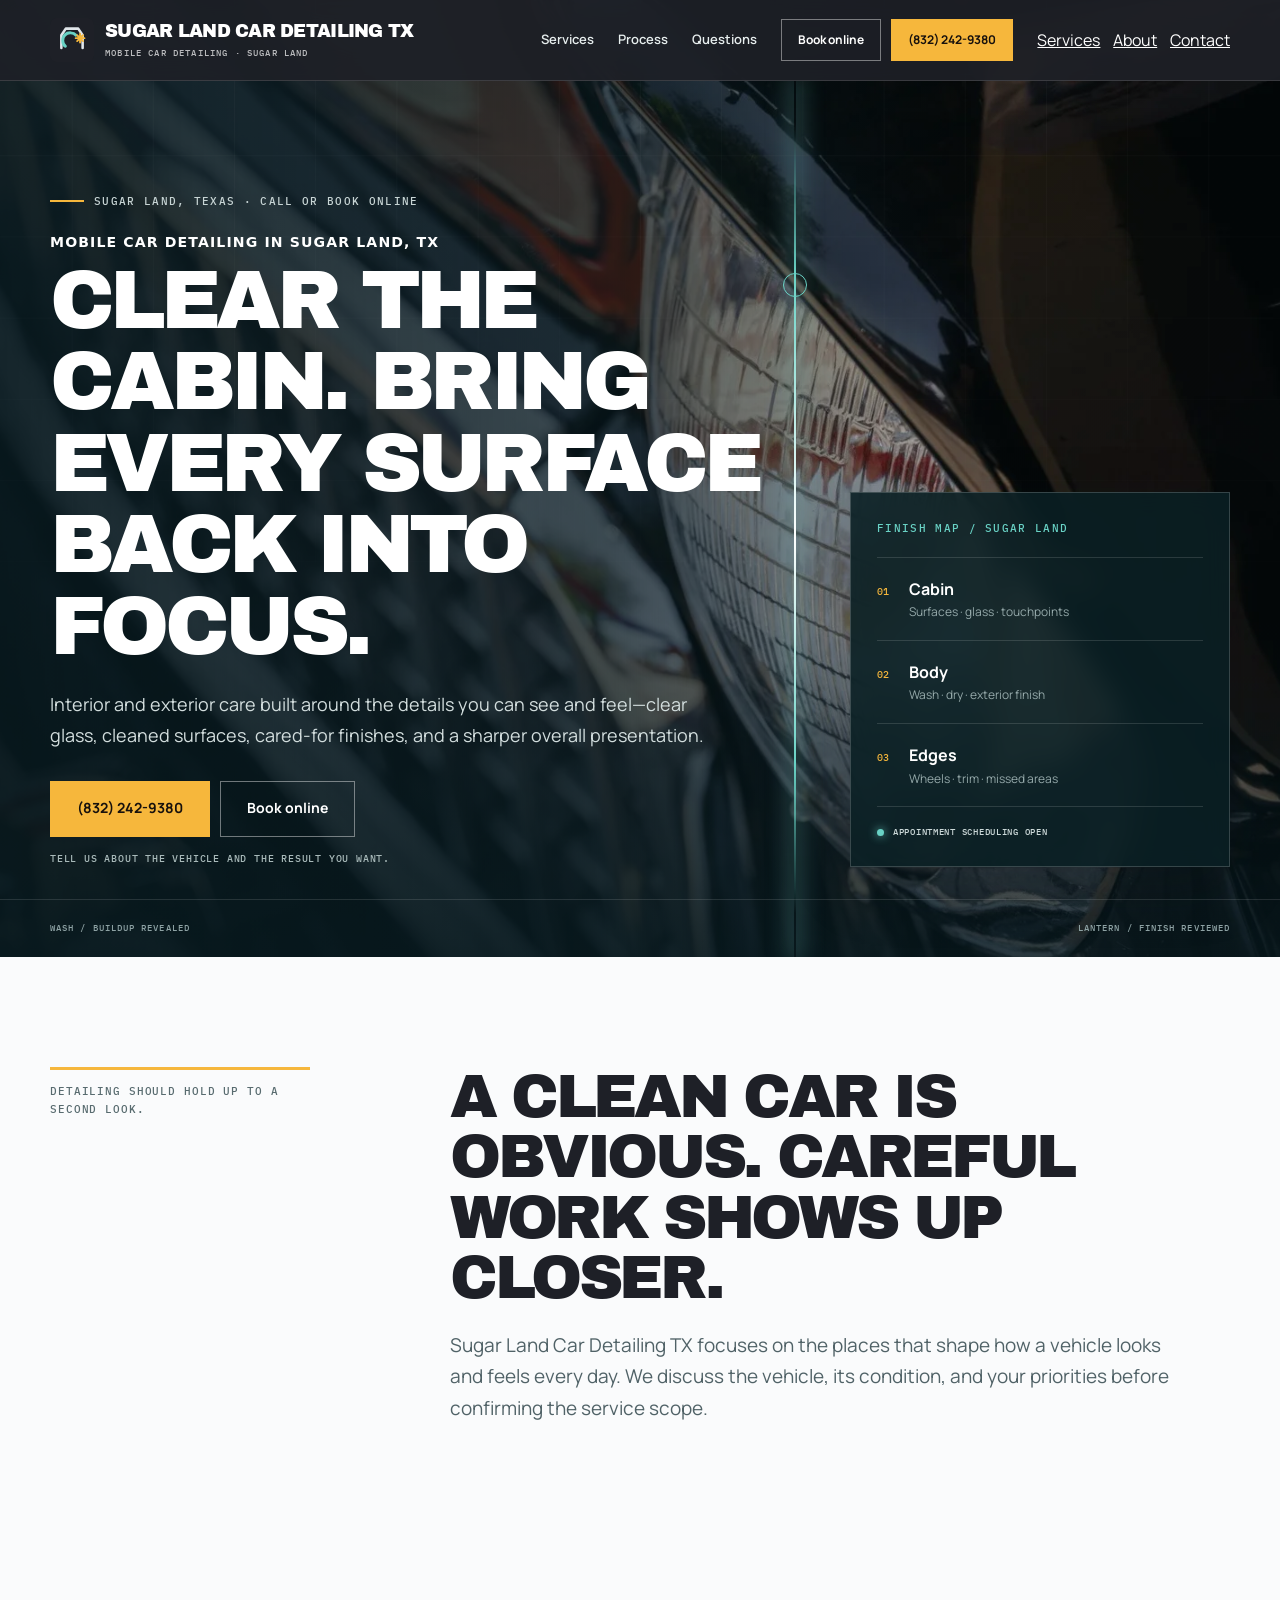
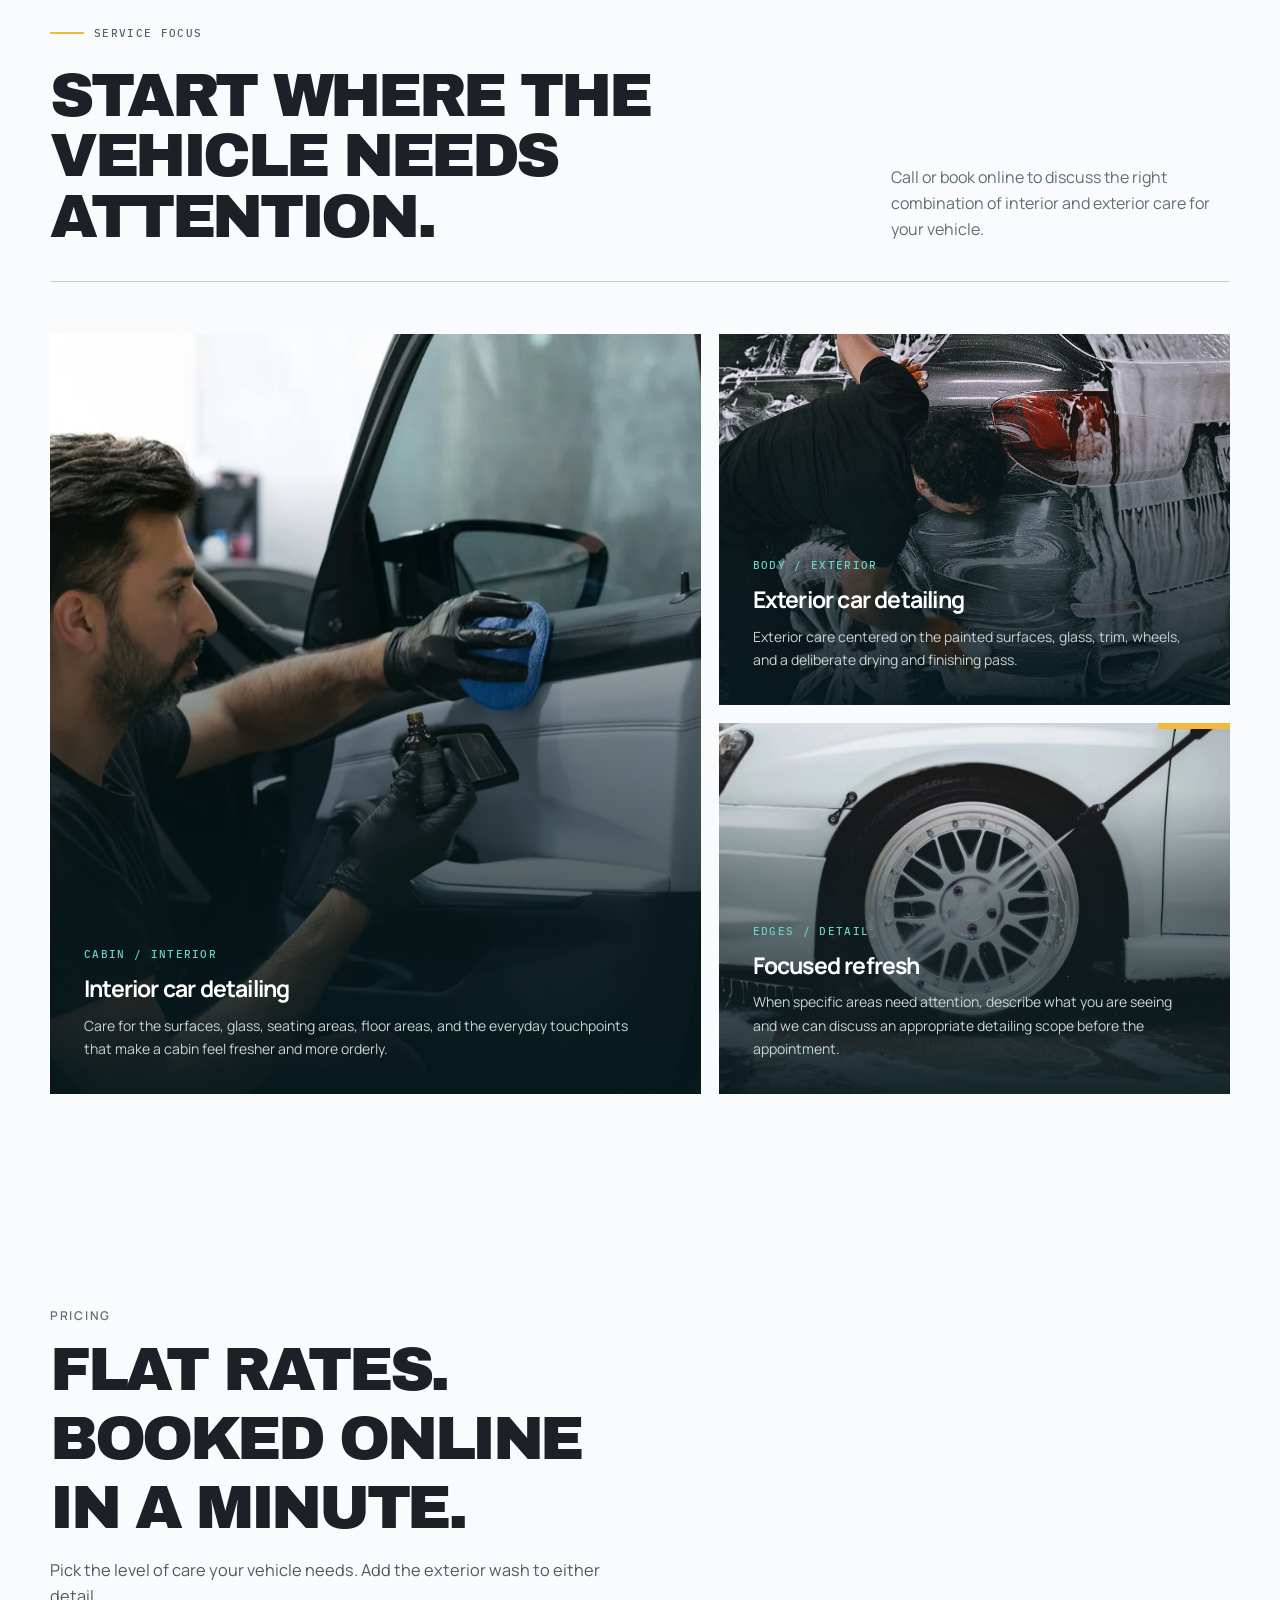
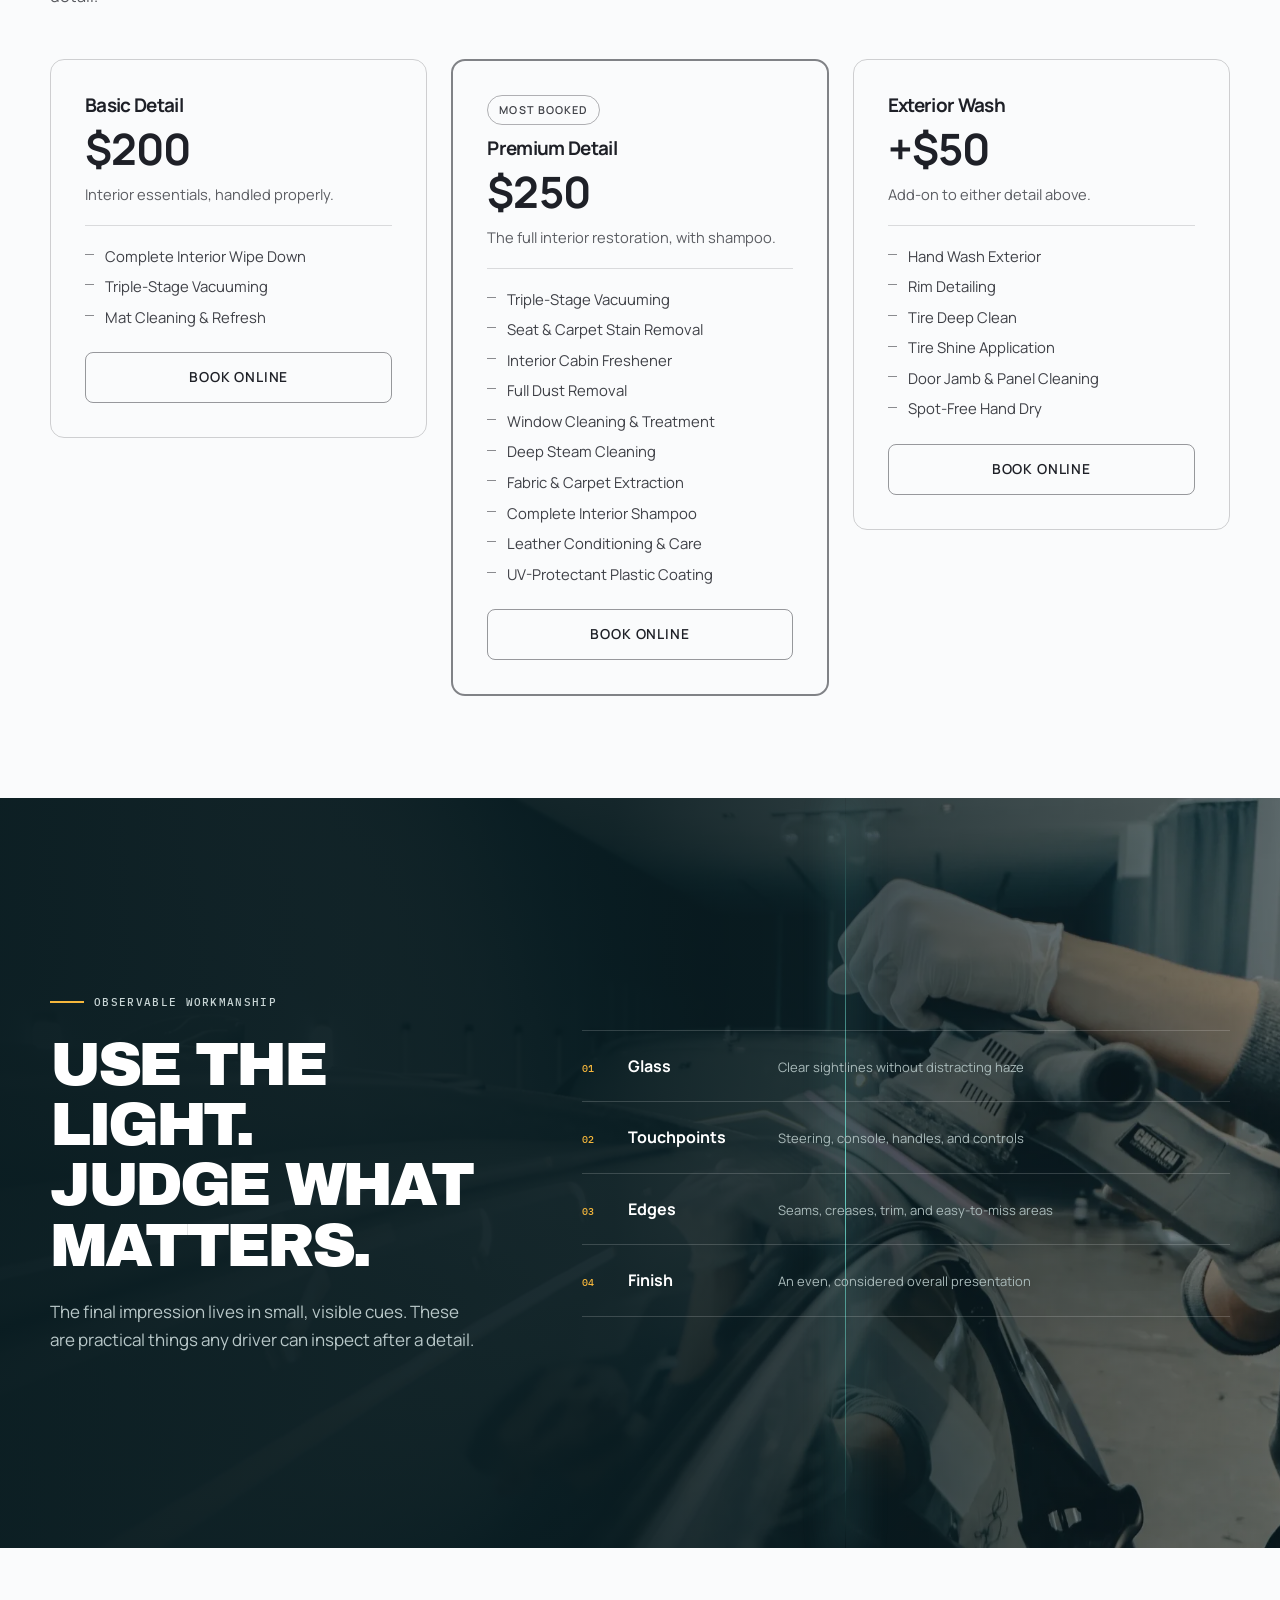
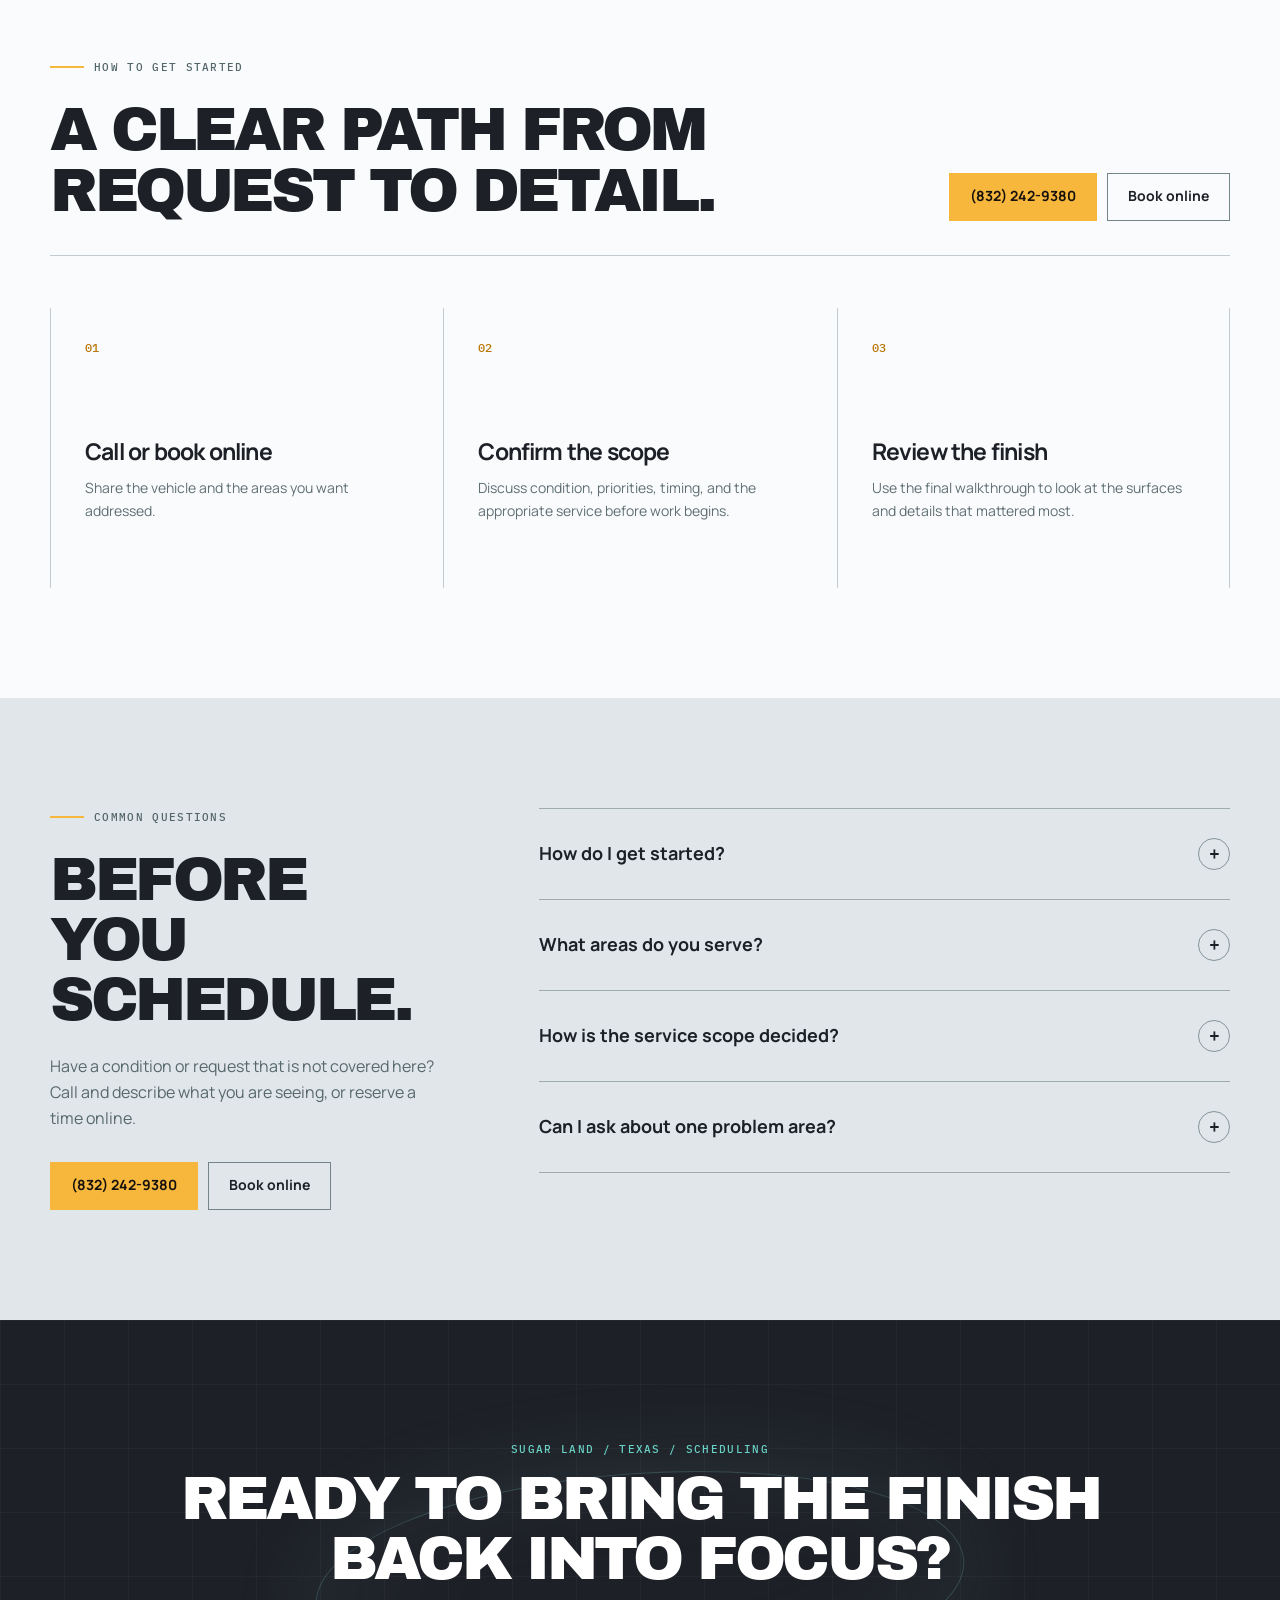
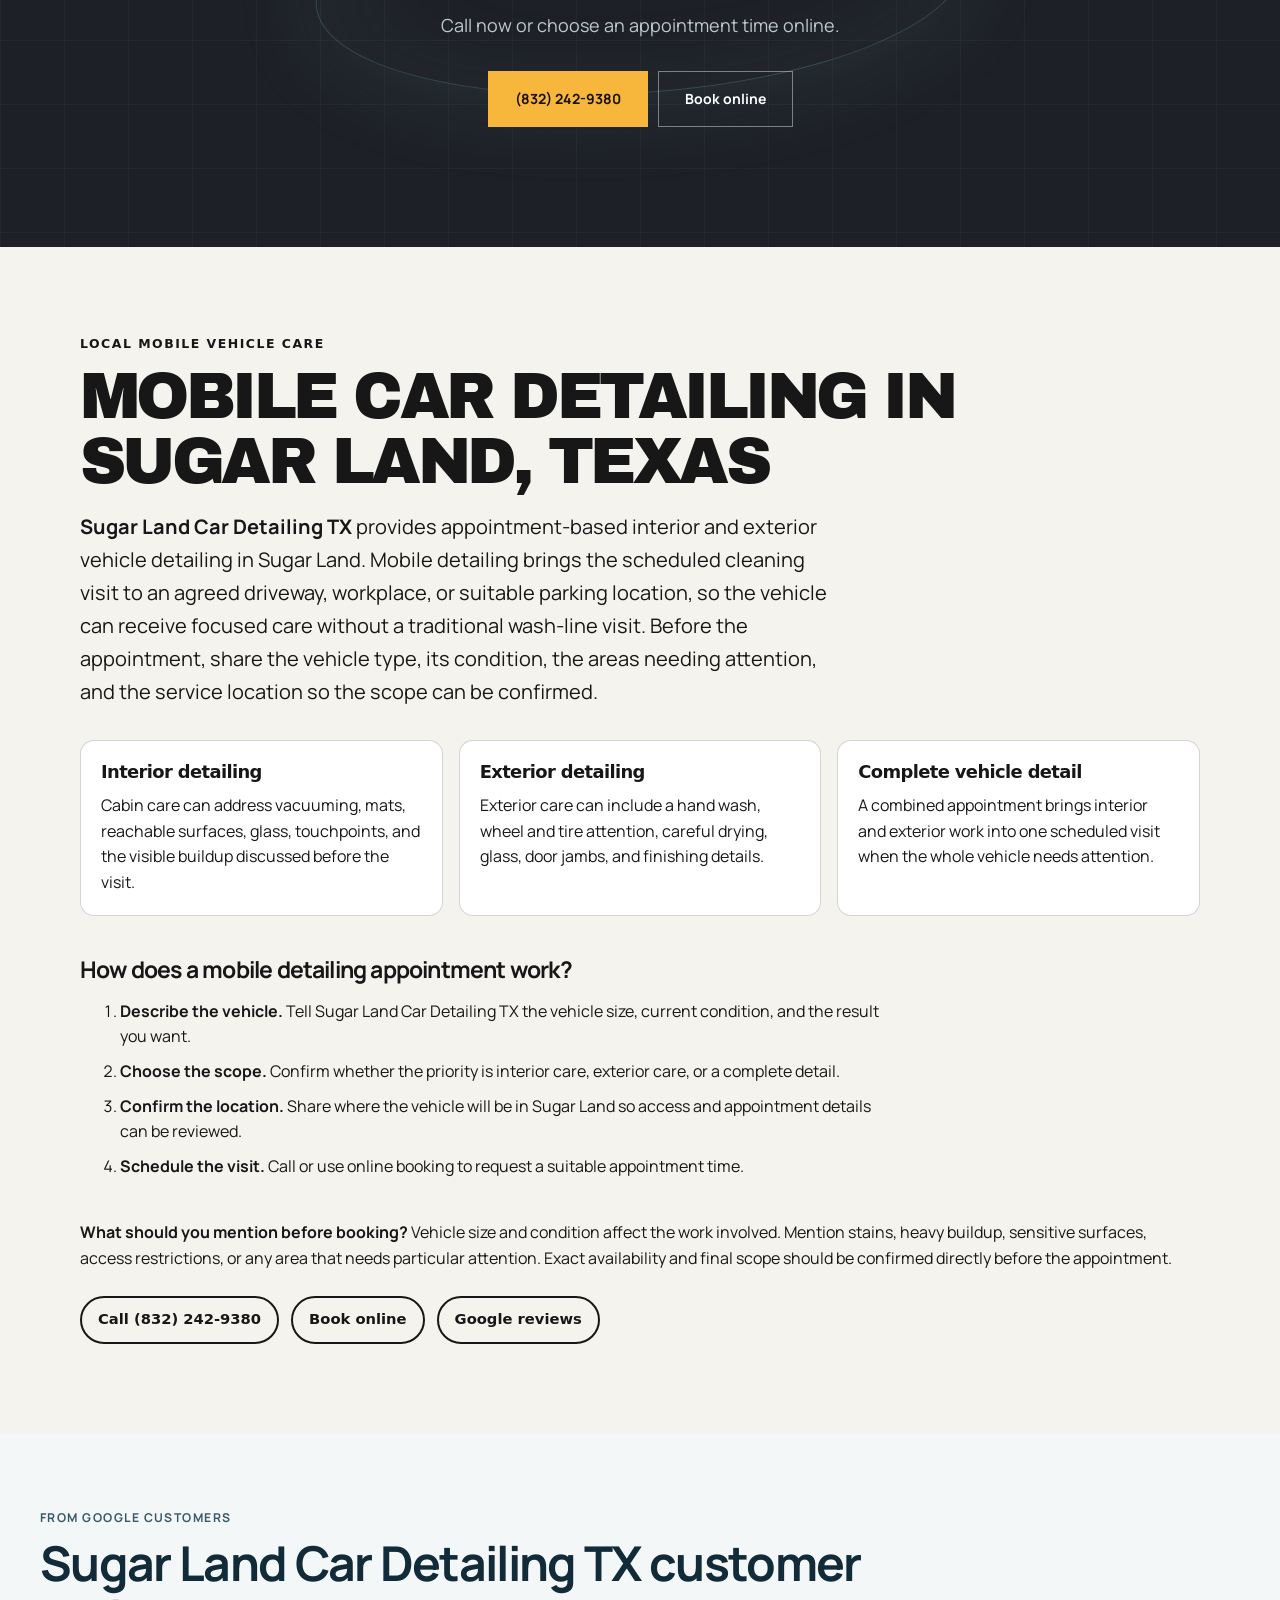
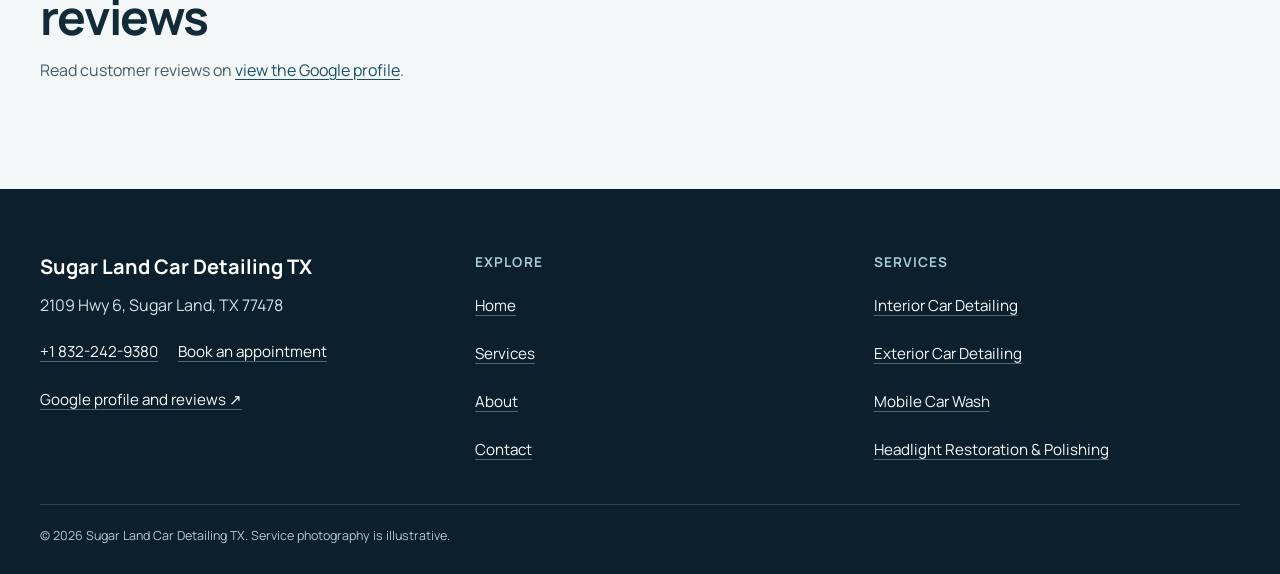
<file: index.html>
<!doctype html>
<html lang="en">
  <head>
    <meta charset="utf-8" />
    <meta name="viewport" content="width=device-width, initial-scale=1" />
    <title>Mobile Car Detailing in Sugar Land, TX | Sugar Land Car Detailing TX</title>
    <meta name="theme-color" content="#17242b" />
    <link rel="canonical" href="https://sugarlandcardetailingtx.shop/" />
    <link rel="icon" href="/favicon.svg" type="image/svg+xml" />
    <link rel="manifest" href="/site.webmanifest" />
    <link rel="stylesheet" href="/styles.css" />
    <script type="application/ld+json">
{
  "@context": "https://schema.org",
  "@type": "AutomotiveBusiness",
  "name": "Sugar Land Car Detailing TX",
  "url": "https://sugarlandcardetailingtx.shop/",
  "telephone": "+1 832-242-9380",
  "address": {
    "@type": "PostalAddress",
    "streetAddress": "2109 Hwy 6",
    "addressLocality": "Sugar Land",
    "addressRegion": "TX",
    "postalCode": "77478",
    "addressCountry": "US"
  },
  "image": "https://sugarlandcardetailingtx.shop/assets/photos/hero-chrome-detail.webp",
  "description": "Careful interior and exterior car detailing in Sugar Land, Texas.",
  "areaServed": {
    "@type": "City",
    "name": "Sugar Land",
    "containedInPlace": {
      "@type": "State",
      "name": "Texas"
    }
  },
  "makesOffer": [
    {
      "@type": "Offer",
      "name": "Basic Detail",
      "price": "200",
      "priceCurrency": "USD",
      "availability": "https://schema.org/InStock",
      "itemOffered": {
        "@type": "Service",
        "name": "Basic Detail",
        "description": "Interior essentials: complete interior wipe down, triple-stage vacuuming, and mat cleaning and refresh."
      }
    },
    {
      "@type": "Offer",
      "name": "Premium Detail",
      "price": "250",
      "priceCurrency": "USD",
      "availability": "https://schema.org/InStock",
      "itemOffered": {
        "@type": "Service",
        "name": "Premium Detail",
        "description": "The full interior restoration, including complete interior shampoo, deep steam cleaning, fabric and carpet extraction, and leather conditioning."
      }
    },
    {
      "@type": "Offer",
      "name": "Exterior Wash",
      "price": "50",
      "priceCurrency": "USD",
      "availability": "https://schema.org/InStock",
      "itemOffered": {
        "@type": "Service",
        "name": "Exterior Wash",
        "description": "Add-on exterior wash: hand wash, rim detailing, tire deep clean and shine, door jamb cleaning, and spot-free hand dry."
      }
    }
  ],
  "priceRange": "$200-$250",
  "@id": "https://sugarlandcardetailingtx.shop/#business",
  "geo": {
    "@type": "GeoCoordinates",
    "latitude": 29.597830738362,
    "longitude": -95.62054438052
  },
  "sameAs": [
    "https://g.page/r/CcoOFsi0FSebEBM/review"
  ],
  "contactPoint": {
    "@type": "ContactPoint",
    "telephone": "+1 832-242-9380",
    "contactType": "customer service",
    "areaServed": "US-TX",
    "availableLanguage": "English"
  }
}
    </script>
<!-- SEO-GEO:START -->
  <meta name="description" content="Mobile car detailing in Sugar Land, TX from Sugar Land Car Detailing TX, with interior cleaning, exterior hand washing, and complete details. Call or book online.">
  <meta name="robots" content="index, follow, max-image-preview:large, max-snippet:-1, max-video-preview:-1">
  <meta property="og:locale" content="en_US">
  <meta property="og:type" content="website">
  <meta property="og:site_name" content="Sugar Land Car Detailing TX">
  <meta property="og:title" content="Mobile Car Detailing in Sugar Land, TX | Sugar Land Car Detailing TX">
  <meta property="og:description" content="Mobile car detailing in Sugar Land, TX from Sugar Land Car Detailing TX, with interior cleaning, exterior hand washing, and complete details. Call or book online.">
  <meta property="og:url" content="https://sugarlandcardetailingtx.shop/">
  <meta property="og:image" content="https://sugarlandcardetailingtx.shop/assets/photos/hero-chrome-detail.webp">
  <meta name="twitter:image" content="https://sugarlandcardetailingtx.shop/assets/photos/hero-chrome-detail.webp">
  <meta name="twitter:card" content="summary_large_image">
  <meta name="twitter:title" content="Mobile Car Detailing in Sugar Land, TX | Sugar Land Car Detailing TX">
  <meta name="twitter:description" content="Mobile car detailing in Sugar Land, TX from Sugar Land Car Detailing TX, with interior cleaning, exterior hand washing, and complete details. Call or book online.">
  <style id="seo-geo-styles">
    .seo-local-intent { display:block; margin:0 0 .55rem; font:700 clamp(.78rem,1.1vw,.95rem)/1.2 system-ui,sans-serif; letter-spacing:.08em; text-transform:uppercase; }
    .seo-geo-section { background:#f5f3ed; color:#171717; padding:clamp(3.5rem,7vw,6.5rem) clamp(1.25rem,5vw,5rem); }
    .seo-geo-inner { width:min(1120px,100%); margin:0 auto; }
    .seo-geo-kicker { margin:0 0 .75rem; font:700 .78rem/1.2 system-ui,sans-serif; letter-spacing:.12em; text-transform:uppercase; }
    .seo-geo-section h2 { max-width:22ch; margin:0 0 1rem; color:inherit; font-size:clamp(2rem,5vw,4rem); line-height:1.02; }
    .seo-geo-answer { max-width:760px; margin:0 0 2rem; font-size:clamp(1.05rem,2vw,1.25rem); line-height:1.65; }
    .seo-geo-grid { display:grid; grid-template-columns:repeat(3,minmax(0,1fr)); gap:1rem; margin:2rem 0; }
    .seo-geo-card { border:1px solid rgba(23,23,23,.18); border-radius:14px; padding:1.25rem; background:#fff; }
    .seo-geo-card h3 { margin:0 0 .6rem; color:inherit; font:700 1.12rem/1.25 system-ui,sans-serif; }
    .seo-geo-card p { margin:0; line-height:1.6; }
    .seo-geo-steps { max-width:820px; margin:2.5rem 0; }
    .seo-geo-steps li { margin:.65rem 0; line-height:1.55; }
    .seo-geo-actions { display:flex; flex-wrap:wrap; gap:.75rem; margin-top:1.5rem; }
    .seo-geo-action { display:inline-flex; align-items:center; min-height:48px; padding:.75rem 1rem; border:2px solid currentColor; border-radius:999px; color:inherit; font:700 .92rem/1 system-ui,sans-serif; text-decoration:none; }
    @media (max-width:760px) { .seo-geo-grid { grid-template-columns:1fr; } }
  </style>
<!-- SEO-GEO:END -->
  <script id="seo-geo-entity-schema" type="application/ld+json">
{
  "@context": "https://schema.org",
  "@graph": [
    {
      "@type": "WebSite",
      "@id": "https://sugarlandcardetailingtx.shop/#website",
      "url": "https://sugarlandcardetailingtx.shop/",
      "name": "Sugar Land Car Detailing TX",
      "inLanguage": "en-US",
      "publisher": {
        "@id": "https://sugarlandcardetailingtx.shop/#business"
      }
    },
    {
      "@type": "Service",
      "@id": "https://sugarlandcardetailingtx.shop/#mobile-car-detailing",
      "name": "Mobile Car Detailing in Sugar Land, Texas",
      "serviceType": "Mobile car detailing",
      "provider": {
        "@id": "https://sugarlandcardetailingtx.shop/#business"
      },
      "areaServed": {
        "@type": "City",
        "name": "Sugar Land",
        "containedInPlace": {
          "@type": "State",
          "name": "Texas"
        }
      },
      "url": "https://sugarlandcardetailingtx.shop/#services"
    }
  ]
}
  </script>
<style id="SEO-NEXT-NAV-CSS">.seo-next-nav{display:flex;gap:.8rem;flex-wrap:wrap}.seo-next-footer-nav{padding:1rem}.seo-next-footer-nav a{color:inherit}</style><link rel="stylesheet" href="/portfolio-components.css">
</head>
  <body>
    <a class="skip-link" href="#main">Skip to content</a>

    <header class="site-header" data-header>
      <div class="header-inner">
        <a class="brand" href="#top" aria-label="Sugar Land Car Detailing TX home">
          <img src="/assets/logo.svg" alt="" width="44" height="44" />
          <span class="brand-name">Sugar Land Car Detailing TX</span>
          <span class="brand-place">Mobile Car Detailing · Sugar Land</span>
        </a>

        <button
          class="menu-toggle"
          type="button"
          aria-expanded="false"
          aria-controls="site-nav"
        >
          <span class="menu-toggle-label">Menu</span>
          <span class="menu-toggle-lines" aria-hidden="true"></span>
        </button>

        <nav class="site-nav" id="site-nav" aria-label="Primary navigation">
          <a href="#services">Services</a>
          <a href="#process">Process</a>
          <a href="#questions">Questions</a>
          <div class="nav-actions">
            <a
              class="button button-secondary button-small"
              href="/scheduling"
              target="_blank"
              rel="noopener"
            >Book online</a>
            <a class="button button-call button-small" href="tel:+18322429380">
              (832) 242-9380
            </a>
          </div>
        <!-- SEO-NEXT-NAV:START --><div class="seo-next-nav" aria-label="Expanded site pages"><a href="/services/">Services</a><a href="/about/">About</a><a href="/contact/">Contact</a></div><!-- SEO-NEXT-NAV:END --></nav>
      </div>
    </header>

    <main id="main">
      <section class="hero" id="top" aria-labelledby="hero-title">
        <div class="hero-image" aria-hidden="true"></div>
        <div class="hero-scan" aria-hidden="true">
          <span class="scan-line"></span>
        </div>
        <div class="hero-grid container">
          <div class="hero-copy">
            <p class="eyebrow"><span></span> Sugar Land, Texas · Call or book online</p>
            <h1 id="hero-title"><span class="seo-local-intent" data-seo-local-intent>Mobile Car Detailing in Sugar Land, TX</span>Clear the cabin. Bring every surface back into focus.</h1>
            <p class="hero-lede">
              Interior and exterior care built around the details you can see and feel—clear
              glass, cleaned surfaces, cared-for finishes, and a sharper overall presentation.
            </p>
            <div class="cta-row">
              <a class="button button-call button-large" href="tel:+18322429380">
                (832) 242-9380
              </a>
              <a
                class="button button-ghost button-large"
                href="/scheduling"
                target="_blank"
                rel="noopener"
              >Book online</a>
            </div>
            <p class="cta-note">Tell us about the vehicle and the result you want.</p>
          </div>

          <aside class="finish-card" aria-label="Detail focus">
            <p class="mono-label">Finish map / Sugar Land</p>
            <div class="finish-row">
              <span>01</span>
              <strong>Cabin</strong>
              <em>Surfaces · glass · touchpoints</em>
            </div>
            <div class="finish-row">
              <span>02</span>
              <strong>Body</strong>
              <em>Wash · dry · exterior finish</em>
            </div>
            <div class="finish-row">
              <span>03</span>
              <strong>Edges</strong>
              <em>Wheels · trim · missed areas</em>
            </div>
            <div class="finish-status">
              <span class="status-dot"></span>
              Appointment scheduling open
            </div>
          </aside>
        </div>
        <div class="hero-bottom" aria-hidden="true">
          <span>Wash / buildup revealed</span>
          <span>Lantern / finish reviewed</span>
        </div>
      </section>

      <section class="intro section-light" aria-labelledby="intro-title">
        <div class="container intro-grid">
          <p class="section-index">Detailing should hold up to a second look.</p>
          <div>
            <h2 id="intro-title">A clean car is obvious. Careful work shows up closer.</h2>
            <p class="section-lede">
              Sugar Land Car Detailing TX focuses on the places that shape how a vehicle
              looks and feels every day. We discuss the vehicle, its condition, and your priorities
              before confirming the service scope.
            </p>
          </div>
        </div>
      </section>

      <section class="services section-light" id="services" aria-labelledby="services-title">
        <div class="container">
          <div class="section-heading">
            <div>
              <p class="eyebrow eyebrow-dark"><span></span> Service focus</p>
              <h2 id="services-title">Start where the vehicle needs attention.</h2>
            </div>
            <p>
              Call or book online to discuss the right combination of interior and exterior care
              for your vehicle.
            </p>
          </div>

          <div class="service-grid">
            <article class="service-card service-card-wide">
              <img
                src="/assets/photos/interior-care.webp"
                alt="Careful cleaning inside a vehicle"
                width="1600"
                height="900"
                loading="lazy"
              />
              <div class="service-copy">
                <p class="mono-label">Cabin / Interior</p>
                <h3>Interior car detailing</h3>
                <p>
                  Care for the surfaces, glass, seating areas, floor areas, and the everyday
                  touchpoints that make a cabin feel fresher and more orderly.
                </p>
              </div>
            </article>

            <article class="service-card">
              <img
                src="/assets/photos/hand-wash.webp"
                alt="A hand washing the exterior of a vehicle"
                width="1800"
                height="2250"
                loading="lazy"
              />
              <div class="service-copy">
                <p class="mono-label">Body / Exterior</p>
                <h3>Exterior car detailing</h3>
                <p>
                  Exterior care centered on the painted surfaces, glass, trim, wheels, and a
                  deliberate drying and finishing pass.
                </p>
              </div>
            </article>

            <article class="service-card service-card-accent">
              <img
                src="/assets/photos/wheel-rinse.webp"
                alt="Water rinsing a vehicle wheel"
                width="1600"
                height="900"
                loading="lazy"
              />
              <div class="service-copy">
                <p class="mono-label">Edges / Detail</p>
                <h3>Focused refresh</h3>
                <p>
                  When specific areas need attention, describe what you are seeing and we can
                  discuss an appropriate detailing scope before the appointment.
                </p>
              </div>
            </article>
          </div>
        </div>
      </section>

    <section class="rates" id="pricing" aria-labelledby="pricing-title">
      <div class="rates-shell">
        <div class="rates-head">
          <p class="rates-eyebrow">Pricing</p>
          <h2 id="pricing-title">Flat rates. Booked online in a minute.</h2>
          <p class="rates-intro">Pick the level of care your vehicle needs. Add the exterior wash to either detail.</p>
        </div>

        <div class="rate-grid">
          <article class="rate-card">
            <h3>Basic Detail</h3>
            <p class="rate-figure">$200</p>
            <p class="rate-note">Interior essentials, handled properly.</p>
            <ul class="rate-list">
              <li>Complete Interior Wipe Down</li>
              <li>Triple-Stage Vacuuming</li>
              <li>Mat Cleaning &amp; Refresh</li>
            </ul>
            <a class="rate-cta" href="/scheduling" target="_blank" rel="noopener">Book Online</a>
          </article>
          <article class="rate-card rate-card-featured">
            <span class="rate-badge">Most booked</span>
            <h3>Premium Detail</h3>
            <p class="rate-figure">$250</p>
            <p class="rate-note">The full interior restoration, with shampoo.</p>
            <ul class="rate-list">
              <li>Triple-Stage Vacuuming</li>
              <li>Seat &amp; Carpet Stain Removal</li>
              <li>Interior Cabin Freshener</li>
              <li>Full Dust Removal</li>
              <li>Window Cleaning &amp; Treatment</li>
              <li>Deep Steam Cleaning</li>
              <li>Fabric &amp; Carpet Extraction</li>
              <li>Complete Interior Shampoo</li>
              <li>Leather Conditioning &amp; Care</li>
              <li>UV-Protectant Plastic Coating</li>
            </ul>
            <a class="rate-cta" href="/scheduling" target="_blank" rel="noopener">Book Online</a>
          </article>
          <article class="rate-card">
            <h3>Exterior Wash</h3>
            <p class="rate-figure">+$50</p>
            <p class="rate-note">Add-on to either detail above.</p>
            <ul class="rate-list">
              <li>Hand Wash Exterior</li>
              <li>Rim Detailing</li>
              <li>Tire Deep Clean</li>
              <li>Tire Shine Application</li>
              <li>Door Jamb &amp; Panel Cleaning</li>
              <li>Spot-Free Hand Dry</li>
            </ul>
            <a class="rate-cta" href="/scheduling" target="_blank" rel="noopener">Book Online</a>
          </article>
        </div>
      </div>
    </section>


      <section class="inspection" aria-labelledby="inspection-title">
        <div class="inspection-photo" aria-hidden="true"></div>
        <div class="container inspection-grid">
          <div class="inspection-copy">
            <p class="eyebrow"><span></span> Observable workmanship</p>
            <h2 id="inspection-title">Use the light. Judge what matters.</h2>
            <p>
              The final impression lives in small, visible cues. These are practical things any
              driver can inspect after a detail.
            </p>
          </div>
          <ul class="inspection-list">
            <li><span>01</span><strong>Glass</strong><em>Clear sightlines without distracting haze</em></li>
            <li><span>02</span><strong>Touchpoints</strong><em>Steering, console, handles, and controls</em></li>
            <li><span>03</span><strong>Edges</strong><em>Seams, creases, trim, and easy-to-miss areas</em></li>
            <li><span>04</span><strong>Finish</strong><em>An even, considered overall presentation</em></li>
          </ul>
        </div>
      </section>

      <section class="process section-light" id="process" aria-labelledby="process-title">
        <div class="container">
          <div class="section-heading process-heading">
            <div>
              <p class="eyebrow eyebrow-dark"><span></span> How to get started</p>
              <h2 id="process-title">A clear path from request to detail.</h2>
            </div>
            <div class="cta-row cta-row-dark">
              <a class="button button-call" href="tel:+18322429380">(832) 242-9380</a>
              <a
                class="button button-outline"
                href="/scheduling"
                target="_blank"
                rel="noopener"
              >Book online</a>
            </div>
          </div>

          <ol class="process-list">
            <li>
              <span class="process-number">01</span>
              <div>
                <h3>Call or book online</h3>
                <p>Share the vehicle and the areas you want addressed.</p>
              </div>
            </li>
            <li>
              <span class="process-number">02</span>
              <div>
                <h3>Confirm the scope</h3>
                <p>Discuss condition, priorities, timing, and the appropriate service before work begins.</p>
              </div>
            </li>
            <li>
              <span class="process-number">03</span>
              <div>
                <h3>Review the finish</h3>
                <p>Use the final walkthrough to look at the surfaces and details that mattered most.</p>
              </div>
            </li>
          </ol>
        </div>
      </section>

      <section class="questions section-steel" id="questions" aria-labelledby="questions-title">
        <div class="container questions-grid">
          <div class="questions-intro">
            <p class="eyebrow eyebrow-dark"><span></span> Common questions</p>
            <h2 id="questions-title">Before you schedule.</h2>
            <p>
              Have a condition or request that is not covered here? Call and describe what you are
              seeing, or reserve a time online.
            </p>
            <div class="cta-row cta-row-dark">
              <a class="button button-call" href="tel:+18322429380">(832) 242-9380</a>
              <a
                class="button button-outline"
                href="/scheduling"
                target="_blank"
                rel="noopener"
              >Book online</a>
            </div>
          </div>

          <div class="faq-list">
            <details>
              <summary>How do I get started?<span aria-hidden="true">+</span></summary>
              <p>
                Call (832) 242-9380 or book online. Share your vehicle, its condition, and what you
                want the detail to improve.
              </p>
            </details>
            <details>
              <summary>What areas do you serve?<span aria-hidden="true">+</span></summary>
              <p>
                We schedule car detailing for drivers in Sugar Land, Texas. Call or book online to
                confirm availability for your location.
              </p>
            </details>
            <details>
              <summary>How is the service scope decided?<span aria-hidden="true">+</span></summary>
              <p>
                Vehicle size, current condition, and your priorities all matter. We discuss those
                details before confirming what the appointment should include.
              </p>
            </details>
            <details>
              <summary>Can I ask about one problem area?<span aria-hidden="true">+</span></summary>
              <p>
                Yes. Describe the area when you call or add the context while booking online so it
                can be discussed before the appointment.
              </p>
            </details>
          </div>
        </div>
      </section>

      <section class="final-cta" id="contact" aria-labelledby="final-title">
        <div class="final-cta-glow" aria-hidden="true"></div>
        <div class="container final-cta-inner">
          <p class="mono-label">Sugar Land / Texas / Scheduling</p>
          <h2 id="final-title">Ready to bring the finish back into focus?</h2>
          <p>Call now or choose an appointment time online.</p>
          <div class="cta-row cta-row-center">
            <a class="button button-call button-large" href="tel:+18322429380">
              (832) 242-9380
            </a>
            <a
              class="button button-ghost button-large"
              href="/scheduling"
              target="_blank"
              rel="noopener"
            >Book online</a>
          </div>
        </div>
      </section>
    <!-- SEO-GEO-LOCAL:START -->
    <section class="seo-geo-section" id="local-detailing" aria-labelledby="local-detailing-title">
      <div class="seo-geo-inner">
        <p class="seo-geo-kicker">Local mobile vehicle care</p>
        <h2 id="local-detailing-title">Mobile car detailing in Sugar Land, Texas</h2>
        <p class="seo-geo-answer"><strong>Sugar Land Car Detailing TX</strong> provides appointment-based interior and exterior vehicle detailing in Sugar Land. Mobile detailing brings the scheduled cleaning visit to an agreed driveway, workplace, or suitable parking location, so the vehicle can receive focused care without a traditional wash-line visit. Before the appointment, share the vehicle type, its condition, the areas needing attention, and the service location so the scope can be confirmed.</p>

        <div class="seo-geo-grid" aria-label="Available detailing options">
          <article class="seo-geo-card">
            <h3>Interior detailing</h3>
            <p>Cabin care can address vacuuming, mats, reachable surfaces, glass, touchpoints, and the visible buildup discussed before the visit.</p>
          </article>
          <article class="seo-geo-card">
            <h3>Exterior detailing</h3>
            <p>Exterior care can include a hand wash, wheel and tire attention, careful drying, glass, door jambs, and finishing details.</p>
          </article>
          <article class="seo-geo-card">
            <h3>Complete vehicle detail</h3>
            <p>A combined appointment brings interior and exterior work into one scheduled visit when the whole vehicle needs attention.</p>
          </article>
        </div>

        <div class="seo-geo-steps">
          <h3>How does a mobile detailing appointment work?</h3>
          <ol>
            <li><strong>Describe the vehicle.</strong> Tell Sugar Land Car Detailing TX the vehicle size, current condition, and the result you want.</li>
            <li><strong>Choose the scope.</strong> Confirm whether the priority is interior care, exterior care, or a complete detail.</li>
            <li><strong>Confirm the location.</strong> Share where the vehicle will be in Sugar Land so access and appointment details can be reviewed.</li>
            <li><strong>Schedule the visit.</strong> Call or use online booking to request a suitable appointment time.</li>
          </ol>
        </div>

        <p><strong>What should you mention before booking?</strong> Vehicle size and condition affect the work involved. Mention stains, heavy buildup, sensitive surfaces, access restrictions, or any area that needs particular attention. Exact availability and final scope should be confirmed directly before the appointment.</p>
        <div class="seo-geo-actions">
          <a class="seo-geo-action" href="tel:+18322429380">Call (832) 242-9380</a>
          <a class="seo-geo-action" href="/scheduling" target="_blank" rel="noopener">Book online</a>
          <a class="seo-geo-action" href="https://g.page/r/CcoOFsi0FSebEBM/review" target="_blank" rel="noopener">Google reviews</a>
        </div>
      </div>
    </section>
<!-- SEO-GEO-LOCAL:END -->
  <!-- PORTFOLIO-REVIEWS:START --><section class="portfolio-reviews" aria-labelledby="portfolio-reviews-title"><div class="portfolio-reviews__heading"><div><p class="portfolio-reviews__kicker">From Google customers</p><h2 id="portfolio-reviews-title">Sugar Land Car Detailing TX customer reviews</h2><p class="portfolio-reviews__intro">Read customer reviews on <a href="https://www.google.com/maps?cid=11179928466165731018" target="_blank" rel="noopener noreferrer">view the Google profile</a>.</p></div></div></section><!-- PORTFOLIO-REVIEWS:END -->
</main>

    <footer class="portfolio-footer"><div class="portfolio-footer__grid"><div><strong class="portfolio-footer__name">Sugar Land Car Detailing TX</strong><address>2109 Hwy 6, Sugar Land, TX 77478</address><div class="portfolio-footer__contact"><a href="tel:+18322429380">+1 832-242-9380</a><a href="/scheduling">Book an appointment</a></div><a href="https://www.google.com/maps?cid=11179928466165731018" target="_blank" rel="noopener noreferrer">Google profile and reviews ↗</a></div><div><h2>Explore</h2><nav aria-label="Footer navigation"><a href="/">Home</a><a href="/services/">Services</a><a href="/about/">About</a><a href="/contact/">Contact</a></nav></div><div><h2>Services</h2><nav aria-label="Service pages"><a href="/services/interior-car-detailing/">Interior Car Detailing</a><a href="/services/exterior-car-detailing/">Exterior Car Detailing</a><a href="/services/mobile-car-wash/">Mobile Car Wash</a><a href="/services/headlight-restoration/">Headlight Restoration &amp; Polishing</a></nav></div></div><p class="portfolio-footer__bottom">© <span id="year">2026</span> Sugar Land Car Detailing TX. Service photography is illustrative.</p></footer>

    <div class="mobile-sticky" aria-label="Contact options">
      <a class="mobile-call" href="tel:+18322429380">(832) 242-9380</a>
      <a
        class="mobile-book"
        href="/scheduling"
        target="_blank"
        rel="noopener"
      >Book online</a>
    </div>

    <script src="/script.js" defer></script>
  <script src="/portfolio-components.js" defer></script>
</body>
</html>
</file>
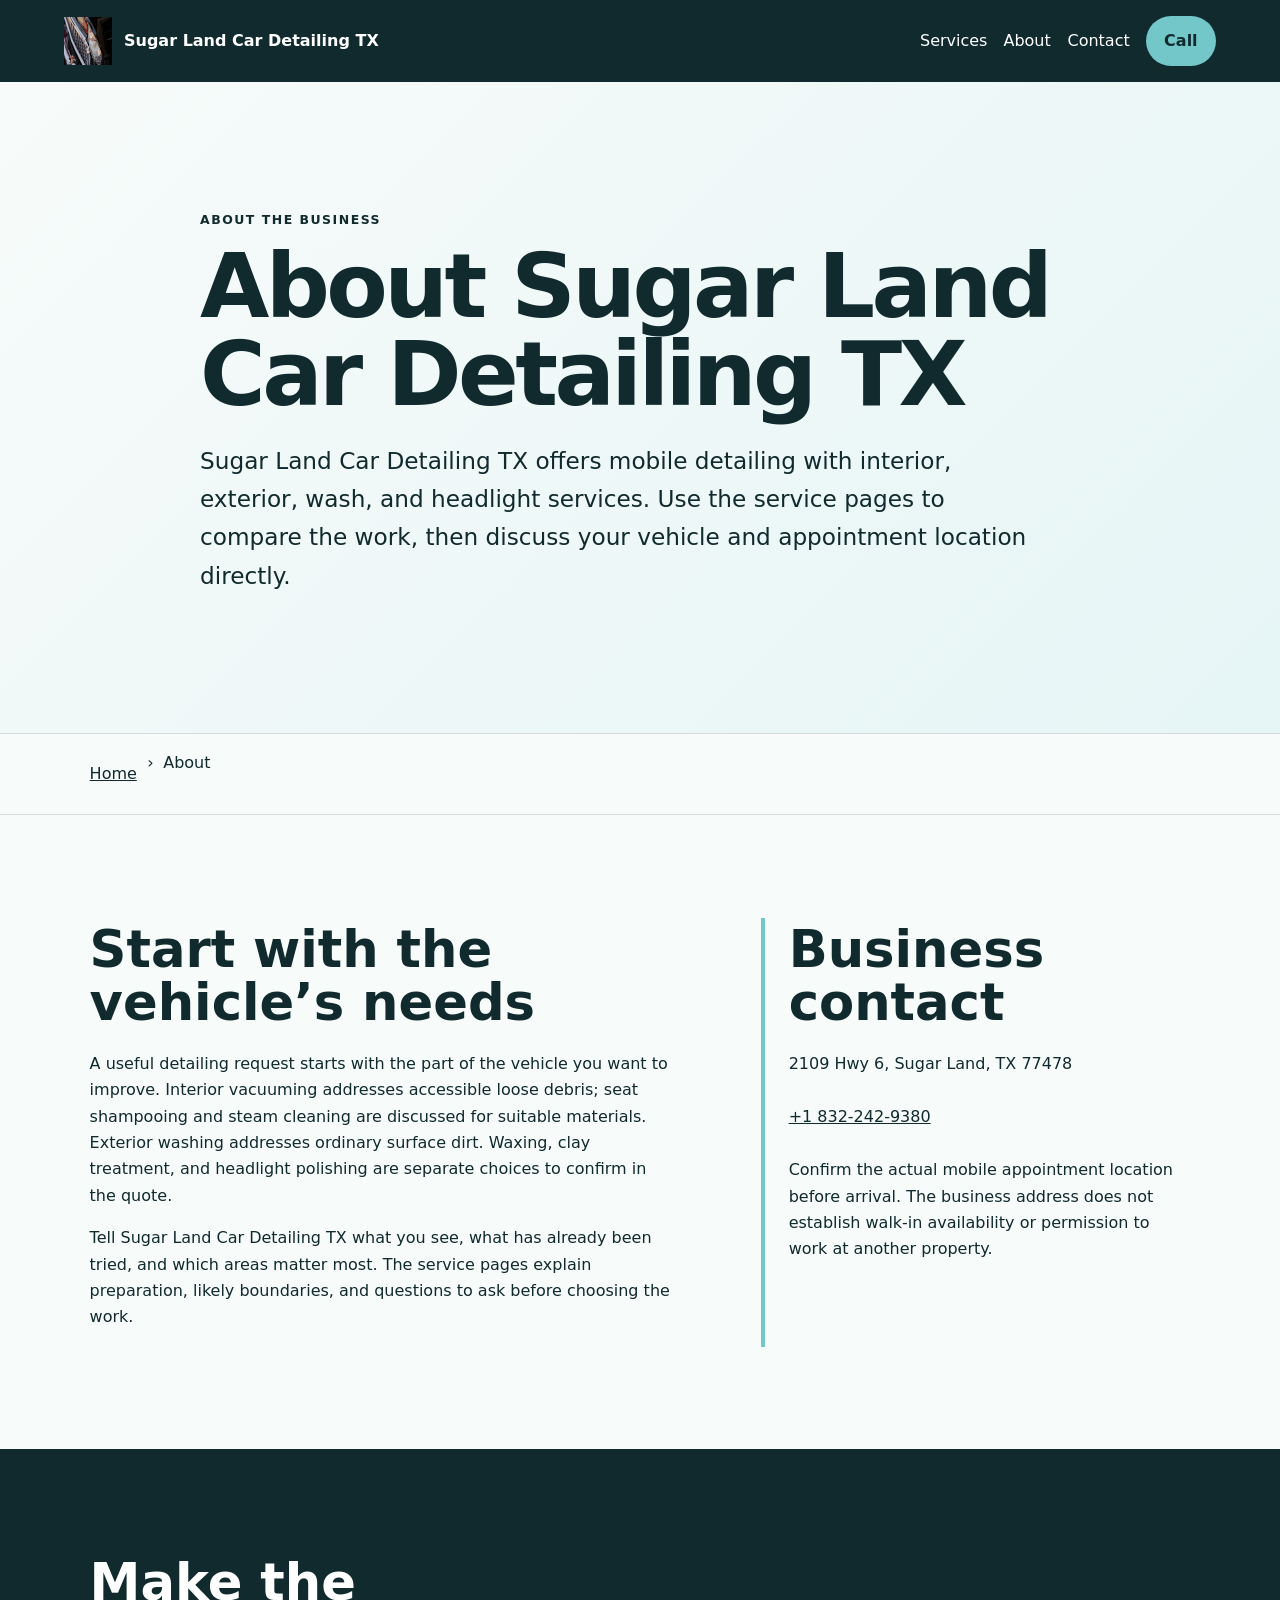
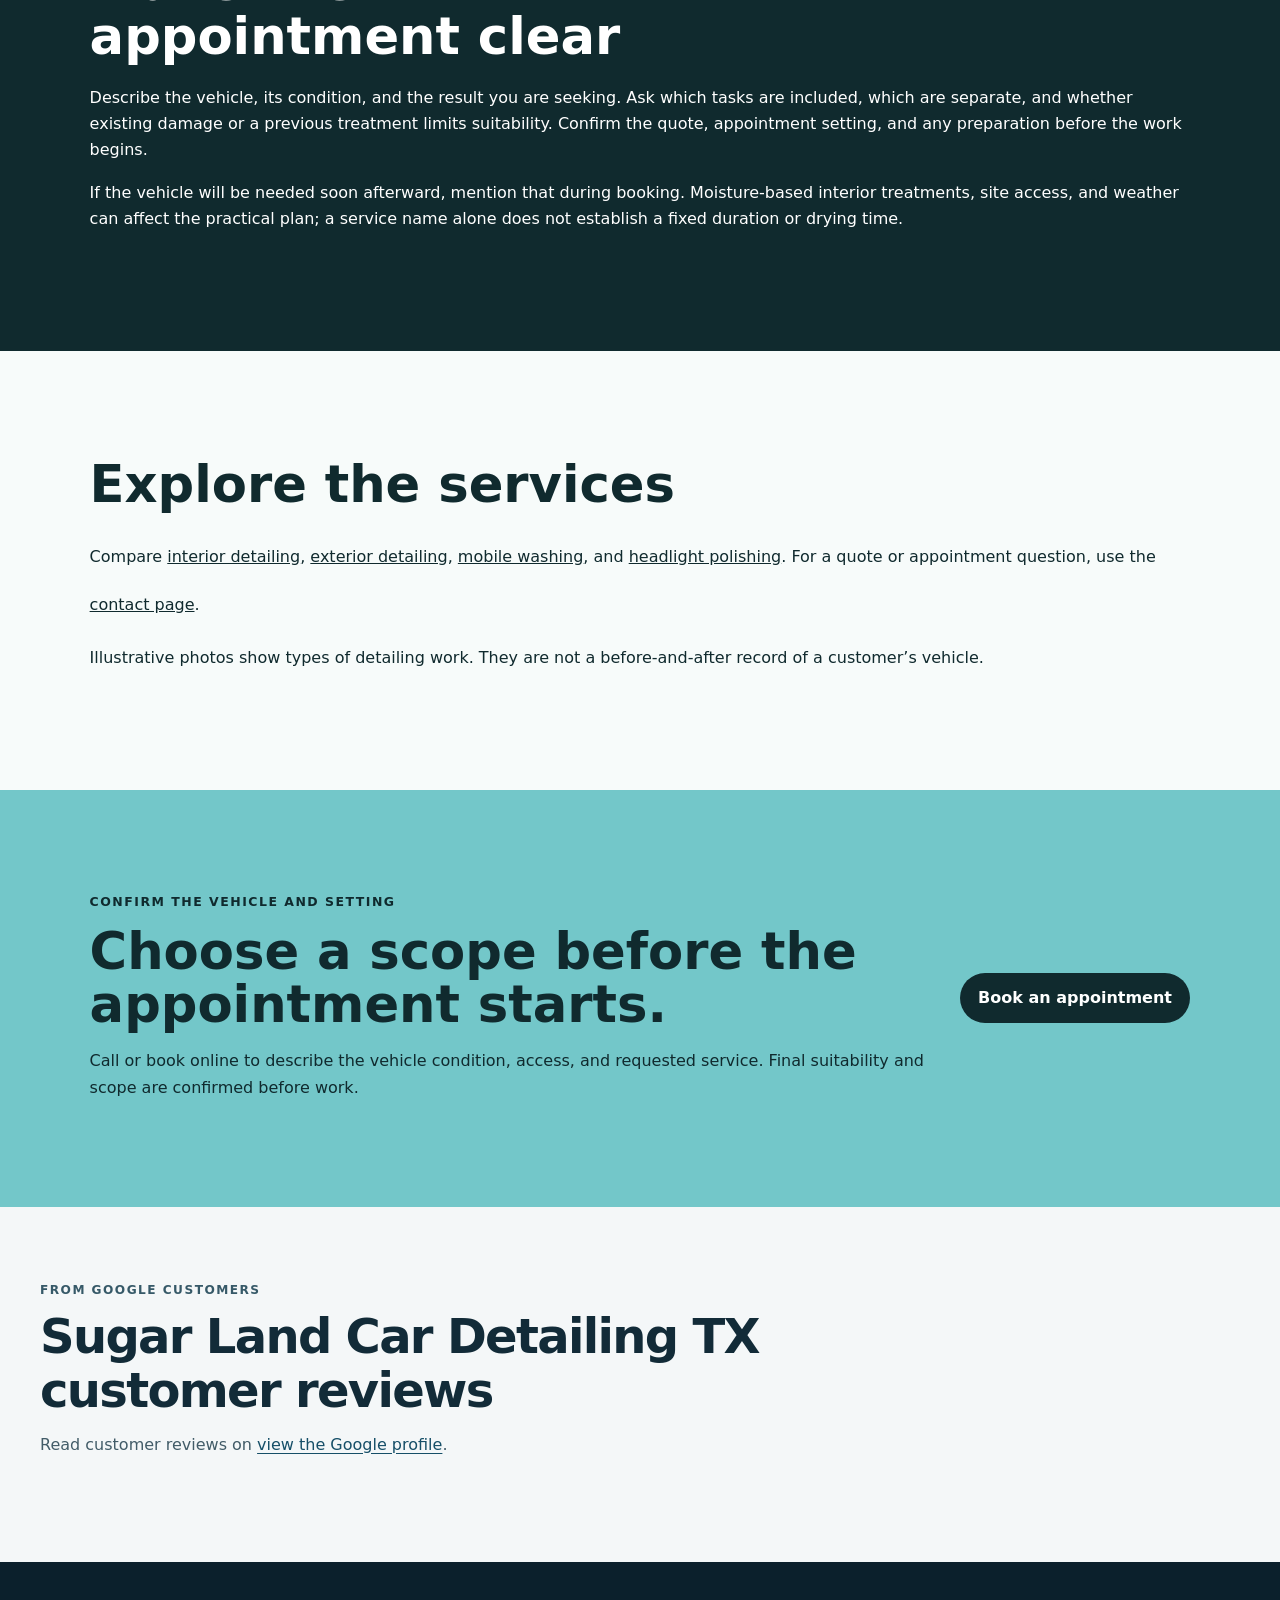
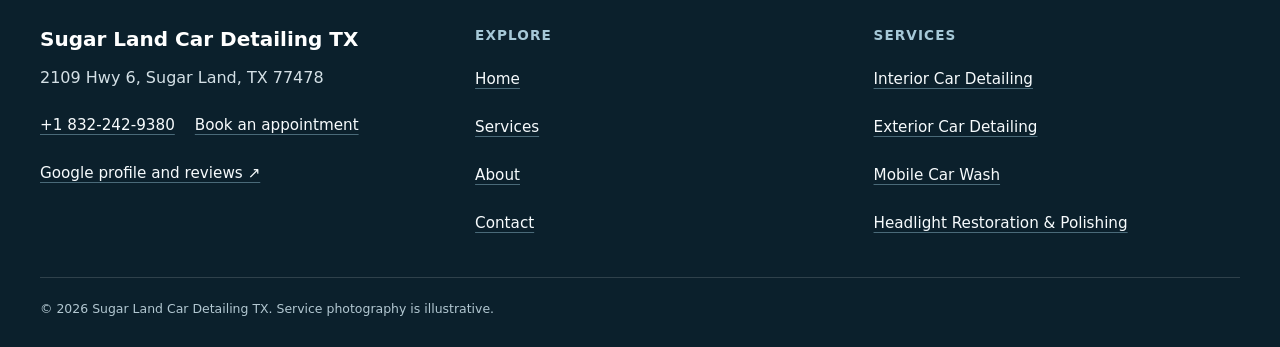
<file: about/index.html>
<!doctype html>
<html lang="en"><head>
  <meta charset="utf-8"><meta name="viewport" content="width=device-width,initial-scale=1">
  <title>About Sugar Land Car Detailing TX | Sugar Land, TX</title>
  <meta name="description" content="Verified identity, evidence boundaries, and appointment-planning approach for Sugar Land Car Detailing TX in Sugar Land, TX.">
  <meta name="robots" content="index, follow, max-image-preview:large, max-snippet:-1">
  <link rel="canonical" href="https://sugarlandcardetailingtx.shop/about/">
  <meta property="og:type" content="website"><meta property="og:title" content="About Sugar Land Car Detailing TX | Sugar Land, TX">
  <meta property="og:description" content="Verified identity, evidence boundaries, and appointment-planning approach for Sugar Land Car Detailing TX in Sugar Land, TX."><meta property="og:url" content="https://sugarlandcardetailingtx.shop/about/">
  <meta property="og:image" content="https://sugarlandcardetailingtx.shop/assets/photos/hero-chrome-detail.webp"><meta name="twitter:card" content="summary_large_image">
  <link rel="icon" href="/favicon.svg"><link rel="stylesheet" href="/seo-pages.css"><script type="application/ld+json">{
  "@context": "https://schema.org",
  "@graph": [
    {
      "@type": "BreadcrumbList",
      "@id": "https://sugarlandcardetailingtx.shop/about/#breadcrumb",
      "itemListElement": [
        {
          "@type": "ListItem",
          "position": 1,
          "name": "Home",
          "item": "https://sugarlandcardetailingtx.shop/"
        },
        {
          "@type": "ListItem",
          "position": 2,
          "name": "About Sugar Land Car Detailing TX | Sugar Land, TX",
          "item": "https://sugarlandcardetailingtx.shop/about/"
        }
      ]
    },
    {
      "@type": "WebPage",
      "@id": "https://sugarlandcardetailingtx.shop/about/#webpage",
      "url": "https://sugarlandcardetailingtx.shop/about/",
      "name": "About Sugar Land Car Detailing TX | Sugar Land, TX",
      "description": "Verified identity, evidence boundaries, and appointment-planning approach for Sugar Land Car Detailing TX in Sugar Land, TX.",
      "breadcrumb": {
        "@id": "https://sugarlandcardetailingtx.shop/about/#breadcrumb"
      },
      "isPartOf": {
        "@id": "https://sugarlandcardetailingtx.shop/#website"
      },
      "about": {
        "@id": "https://sugarlandcardetailingtx.shop/#business"
      }
    },
    {
      "@type": "ImageObject",
      "@id": "https://sugarlandcardetailingtx.shop/about/#primaryimage",
      "contentUrl": "https://sugarlandcardetailingtx.shop/assets/photos/hero-chrome-detail.webp",
      "caption": "Illustrative detailing artwork for Sugar Land Car Detailing TX",
      "representativeOfPage": true
    }
  ]
}</script>
<link rel="stylesheet" href="/portfolio-components.css">
</head><body style="--pilot-accent:#73c7c9;--pilot-dark:#102a2e;--pilot-paper:#f7fbfa">
<a class="skip-link" href="#content">Skip to content</a>
<header class="pilot-header"><a class="pilot-brand" href="/"><img src="/assets/photos/hero-chrome-detail.webp" width="48" height="48" alt=""><span>Sugar Land Car Detailing TX</span></a>
<nav aria-label="Primary navigation"><a href="/services/">Services</a><a href="/about/">About</a><a href="/contact/">Contact</a><a class="pilot-call" href="tel:+18322429380">Call</a></nav></header>
<main id="content"><section class="pilot-hero text-only"><div><p class="eyebrow">About the business</p><h1>About Sugar Land Car Detailing TX</h1><p class="pilot-answer">Sugar Land Car Detailing TX offers mobile detailing with interior, exterior, wash, and headlight services. Use the service pages to compare the work, then discuss your vehicle and appointment location directly.</p></div></section><nav class="breadcrumbs" aria-label="Breadcrumb"><a href="/">Home</a><span>›</span><span>About</span></nav>
<section class="pilot-section pilot-grid"><div><h2>Start with the vehicle’s needs</h2><p>A useful detailing request starts with the part of the vehicle you want to improve. Interior vacuuming addresses accessible loose debris; seat shampooing and steam cleaning are discussed for suitable materials. Exterior washing addresses ordinary surface dirt. Waxing, clay treatment, and headlight polishing are separate choices to confirm in the quote.</p><p>Tell Sugar Land Car Detailing TX what you see, what has already been tried, and which areas matter most. The service pages explain preparation, likely boundaries, and questions to ask before choosing the work.</p></div><aside><h2>Business contact</h2><p>2109 Hwy 6, Sugar Land, TX 77478</p><p><a href="tel:+18322429380">+1 832-242-9380</a></p><p>Confirm the actual mobile appointment location before arrival. The business address does not establish walk-in availability or permission to work at another property.</p></aside></section>
<section class="pilot-section tone"><h2>Make the appointment clear</h2><p>Describe the vehicle, its condition, and the result you are seeking. Ask which tasks are included, which are separate, and whether existing damage or a previous treatment limits suitability. Confirm the quote, appointment setting, and any preparation before the work begins.</p><p>If the vehicle will be needed soon afterward, mention that during booking. Moisture-based interior treatments, site access, and weather can affect the practical plan; a service name alone does not establish a fixed duration or drying time.</p></section>
<section class="pilot-section"><h2>Explore the services</h2><p>Compare <a href="/services/interior-car-detailing/">interior detailing</a>, <a href="/services/exterior-car-detailing/">exterior detailing</a>, <a href="/services/mobile-car-wash/">mobile washing</a>, and <a href="/services/headlight-restoration/">headlight polishing</a>. For a quote or appointment question, use the <a href="/contact/">contact page</a>.</p><p>Illustrative photos show types of detailing work. They are not a before-and-after record of a customer’s vehicle.</p></section>
<section class="pilot-cta"><div><p class="eyebrow">Confirm the vehicle and setting</p><h2>Choose a scope before the appointment starts.</h2><p>Call or book online to describe the vehicle condition, access, and requested service. Final suitability and scope are confirmed before work.</p></div><a class="pilot-button" href="/scheduling">Book an appointment</a></section>
<!-- PORTFOLIO-REVIEWS:START --><section class="portfolio-reviews" aria-labelledby="portfolio-reviews-title"><div class="portfolio-reviews__heading"><div><p class="portfolio-reviews__kicker">From Google customers</p><h2 id="portfolio-reviews-title">Sugar Land Car Detailing TX customer reviews</h2><p class="portfolio-reviews__intro">Read customer reviews on <a href="https://www.google.com/maps?cid=11179928466165731018" target="_blank" rel="noopener noreferrer">view the Google profile</a>.</p></div></div></section><!-- PORTFOLIO-REVIEWS:END -->
</main><footer class="portfolio-footer"><div class="portfolio-footer__grid"><div><strong class="portfolio-footer__name">Sugar Land Car Detailing TX</strong><address>2109 Hwy 6, Sugar Land, TX 77478</address><div class="portfolio-footer__contact"><a href="tel:+18322429380">+1 832-242-9380</a><a href="/scheduling">Book an appointment</a></div><a href="https://www.google.com/maps?cid=11179928466165731018" target="_blank" rel="noopener noreferrer">Google profile and reviews ↗</a></div><div><h2>Explore</h2><nav aria-label="Footer navigation"><a href="/">Home</a><a href="/services/">Services</a><a href="/about/">About</a><a href="/contact/">Contact</a></nav></div><div><h2>Services</h2><nav aria-label="Service pages"><a href="/services/interior-car-detailing/">Interior Car Detailing</a><a href="/services/exterior-car-detailing/">Exterior Car Detailing</a><a href="/services/mobile-car-wash/">Mobile Car Wash</a><a href="/services/headlight-restoration/">Headlight Restoration &amp; Polishing</a></nav></div></div><p class="portfolio-footer__bottom">© <span id="year">2026</span> Sugar Land Car Detailing TX. Service photography is illustrative.</p></footer>
<script src="/portfolio-components.js" defer></script>
</body></html>
</file>
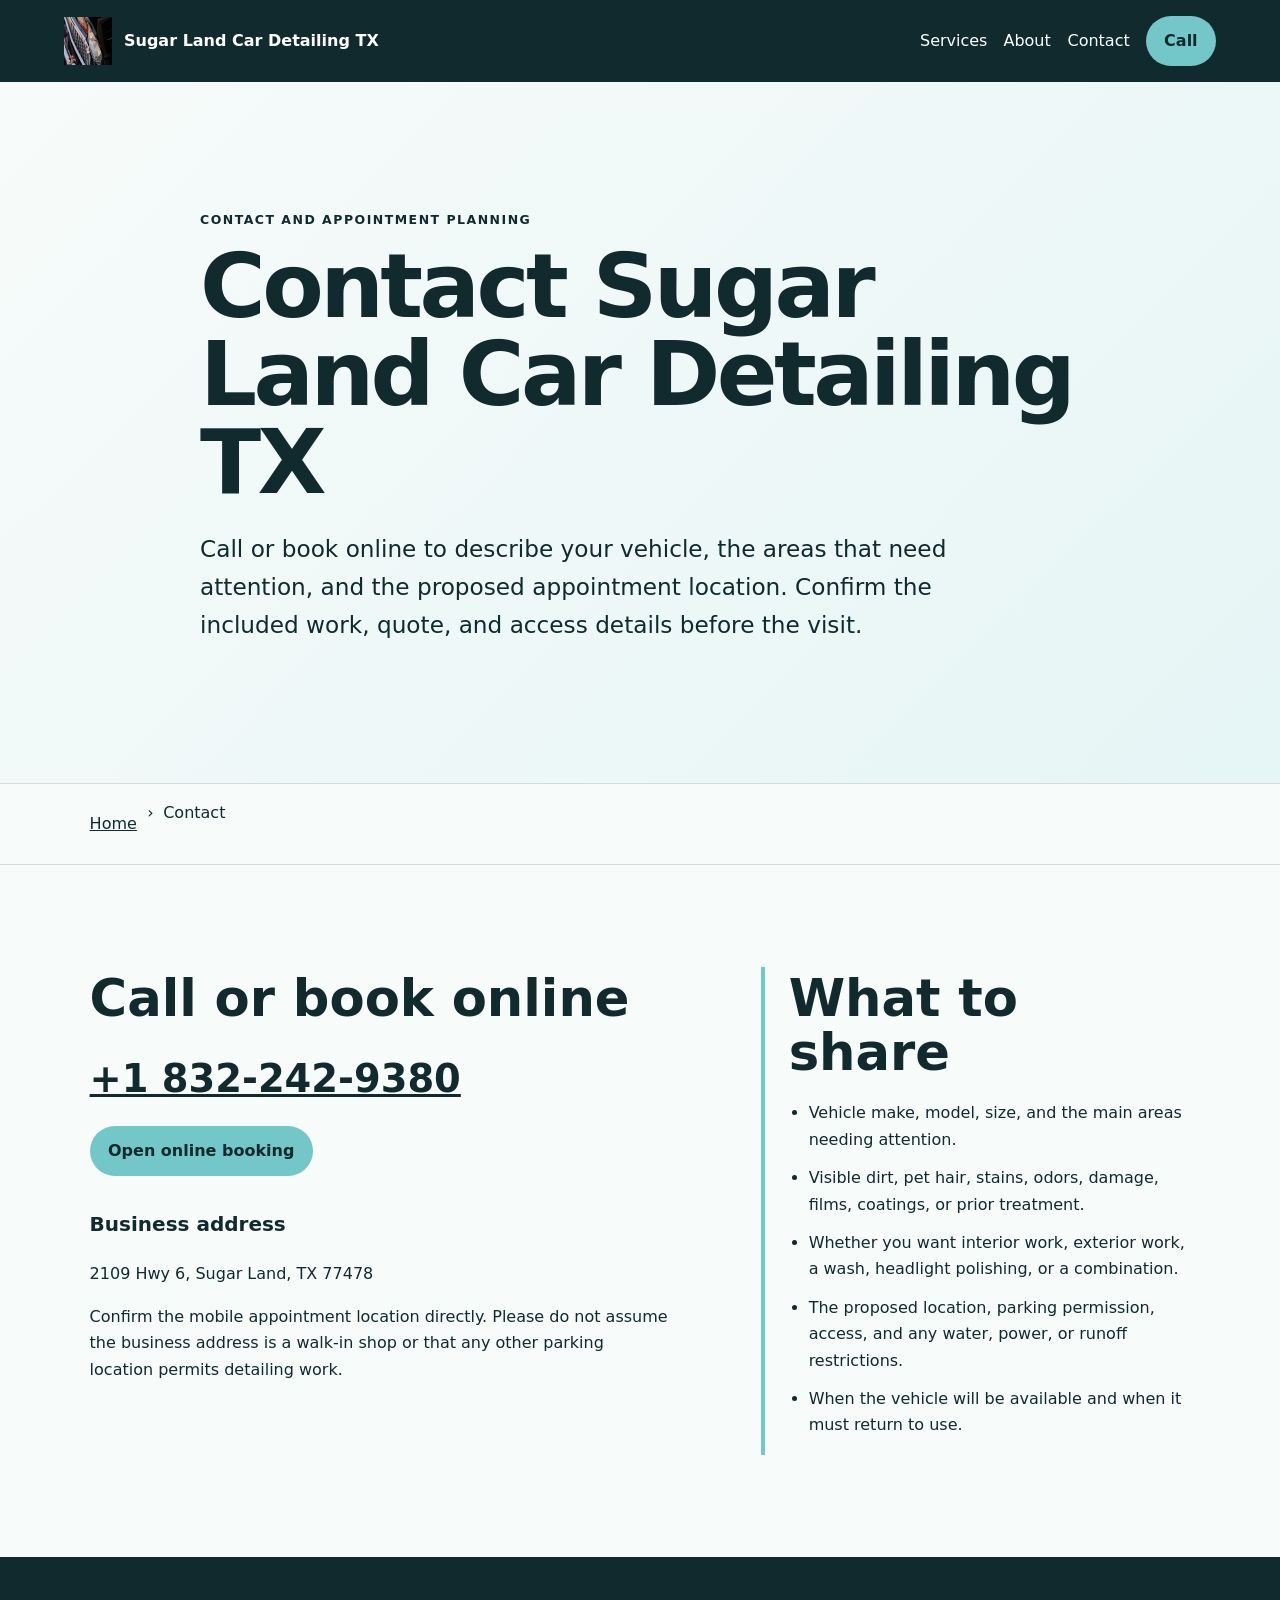
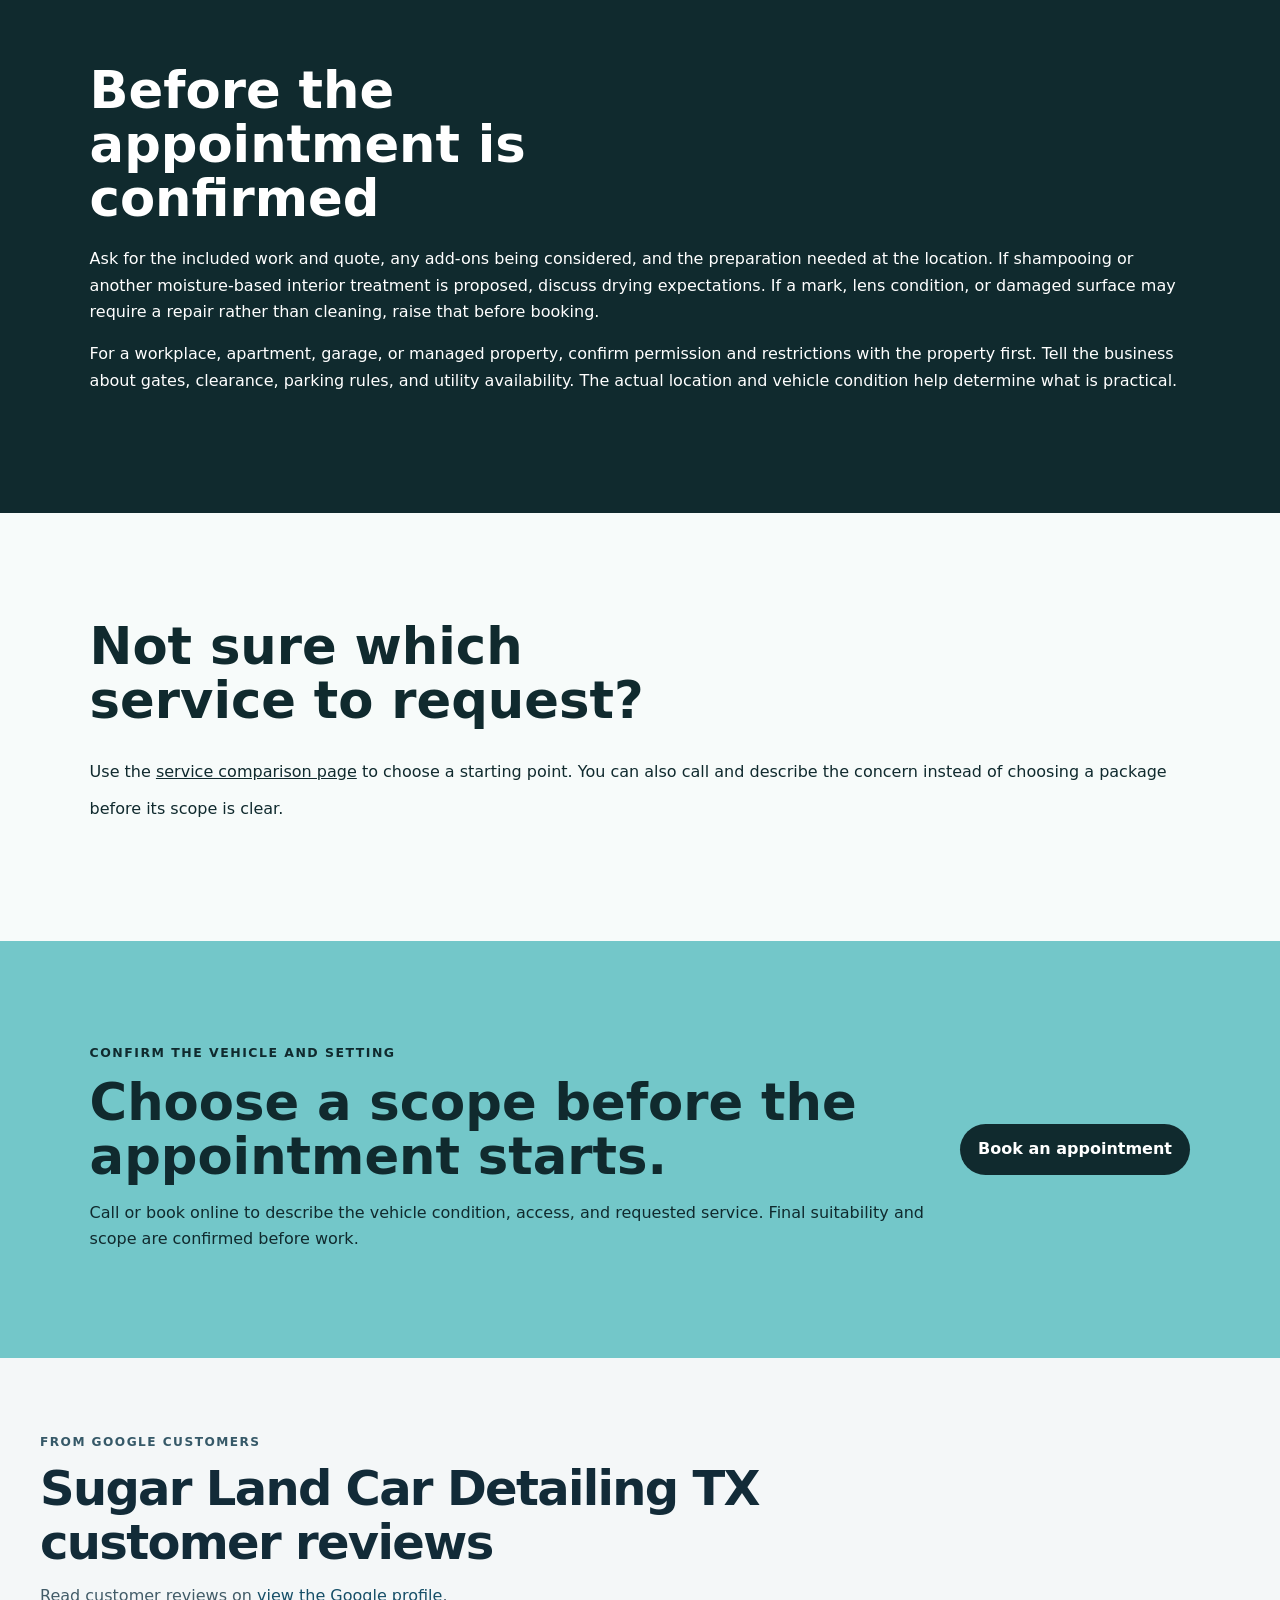
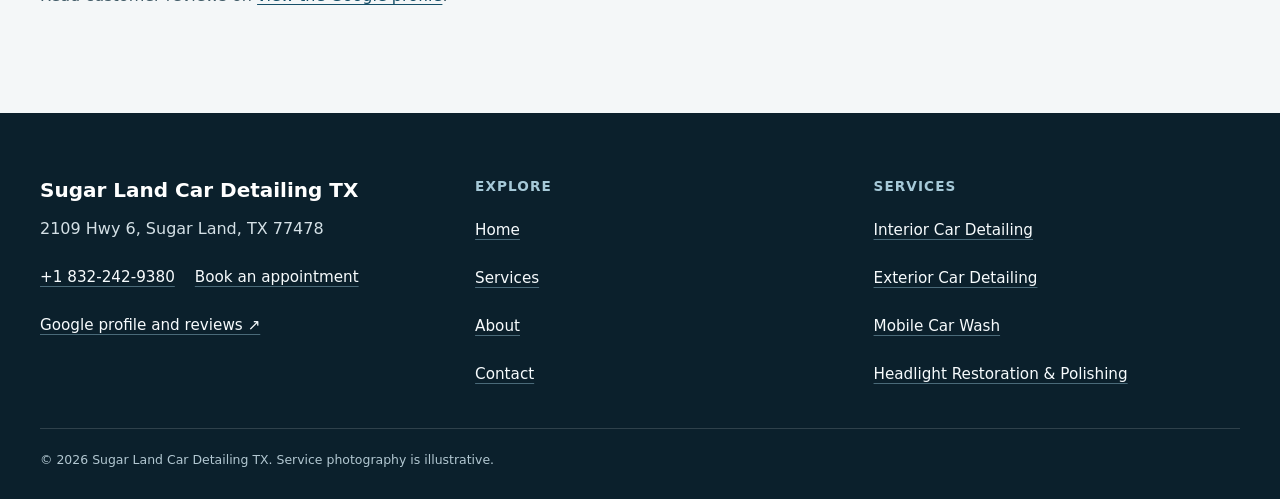
<file: contact/index.html>
<!doctype html>
<html lang="en"><head>
  <meta charset="utf-8"><meta name="viewport" content="width=device-width,initial-scale=1">
  <title>Contact Sugar Land Car Detailing TX | Sugar Land, TX</title>
  <meta name="description" content="Call or book Sugar Land Car Detailing TX and confirm vehicle condition, access, and detailing scope in Sugar Land, TX.">
  <meta name="robots" content="index, follow, max-image-preview:large, max-snippet:-1">
  <link rel="canonical" href="https://sugarlandcardetailingtx.shop/contact/">
  <meta property="og:type" content="website"><meta property="og:title" content="Contact Sugar Land Car Detailing TX | Sugar Land, TX">
  <meta property="og:description" content="Call or book Sugar Land Car Detailing TX and confirm vehicle condition, access, and detailing scope in Sugar Land, TX."><meta property="og:url" content="https://sugarlandcardetailingtx.shop/contact/">
  <meta property="og:image" content="https://sugarlandcardetailingtx.shop/assets/photos/hero-chrome-detail.webp"><meta name="twitter:card" content="summary_large_image">
  <link rel="icon" href="/favicon.svg"><link rel="stylesheet" href="/seo-pages.css"><script type="application/ld+json">{
  "@context": "https://schema.org",
  "@graph": [
    {
      "@type": "BreadcrumbList",
      "@id": "https://sugarlandcardetailingtx.shop/contact/#breadcrumb",
      "itemListElement": [
        {
          "@type": "ListItem",
          "position": 1,
          "name": "Home",
          "item": "https://sugarlandcardetailingtx.shop/"
        },
        {
          "@type": "ListItem",
          "position": 2,
          "name": "Contact Sugar Land Car Detailing TX | Sugar Land, TX",
          "item": "https://sugarlandcardetailingtx.shop/contact/"
        }
      ]
    },
    {
      "@type": "WebPage",
      "@id": "https://sugarlandcardetailingtx.shop/contact/#webpage",
      "url": "https://sugarlandcardetailingtx.shop/contact/",
      "name": "Contact Sugar Land Car Detailing TX | Sugar Land, TX",
      "description": "Call or book Sugar Land Car Detailing TX and confirm vehicle condition, access, and detailing scope in Sugar Land, TX.",
      "breadcrumb": {
        "@id": "https://sugarlandcardetailingtx.shop/contact/#breadcrumb"
      },
      "isPartOf": {
        "@id": "https://sugarlandcardetailingtx.shop/#website"
      },
      "about": {
        "@id": "https://sugarlandcardetailingtx.shop/#business"
      }
    },
    {
      "@type": "ImageObject",
      "@id": "https://sugarlandcardetailingtx.shop/contact/#primaryimage",
      "contentUrl": "https://sugarlandcardetailingtx.shop/assets/photos/hero-chrome-detail.webp",
      "caption": "Illustrative detailing artwork for Sugar Land Car Detailing TX",
      "representativeOfPage": true
    }
  ]
}</script>
<link rel="stylesheet" href="/portfolio-components.css">
</head><body style="--pilot-accent:#73c7c9;--pilot-dark:#102a2e;--pilot-paper:#f7fbfa">
<a class="skip-link" href="#content">Skip to content</a>
<header class="pilot-header"><a class="pilot-brand" href="/"><img src="/assets/photos/hero-chrome-detail.webp" width="48" height="48" alt=""><span>Sugar Land Car Detailing TX</span></a>
<nav aria-label="Primary navigation"><a href="/services/">Services</a><a href="/about/">About</a><a href="/contact/">Contact</a><a class="pilot-call" href="tel:+18322429380">Call</a></nav></header>
<main id="content"><section class="pilot-hero text-only"><div><p class="eyebrow">Contact and appointment planning</p><h1>Contact Sugar Land Car Detailing TX</h1><p class="pilot-answer">Call or book online to describe your vehicle, the areas that need attention, and the proposed appointment location. Confirm the included work, quote, and access details before the visit.</p></div></section><nav class="breadcrumbs" aria-label="Breadcrumb"><a href="/">Home</a><span>›</span><span>Contact</span></nav>
<section class="pilot-section pilot-grid"><div><h2>Call or book online</h2><p><a class="large-link" href="tel:+18322429380">+1 832-242-9380</a></p><p><a class="pilot-button" href="/scheduling">Open online booking</a></p><h3>Business address</h3><p>2109 Hwy 6, Sugar Land, TX 77478</p><p>Confirm the mobile appointment location directly. Please do not assume the business address is a walk-in shop or that any other parking location permits detailing work.</p></div><aside><h2>What to share</h2><ul class="checklist"><li>Vehicle make, model, size, and the main areas needing attention.</li><li>Visible dirt, pet hair, stains, odors, damage, films, coatings, or prior treatment.</li><li>Whether you want interior work, exterior work, a wash, headlight polishing, or a combination.</li><li>The proposed location, parking permission, access, and any water, power, or runoff restrictions.</li><li>When the vehicle will be available and when it must return to use.</li></ul></aside></section>
<section class="pilot-section tone"><h2>Before the appointment is confirmed</h2><p>Ask for the included work and quote, any add-ons being considered, and the preparation needed at the location. If shampooing or another moisture-based interior treatment is proposed, discuss drying expectations. If a mark, lens condition, or damaged surface may require a repair rather than cleaning, raise that before booking.</p><p>For a workplace, apartment, garage, or managed property, confirm permission and restrictions with the property first. Tell the business about gates, clearance, parking rules, and utility availability. The actual location and vehicle condition help determine what is practical.</p></section>
<section class="pilot-section"><h2>Not sure which service to request?</h2><p>Use the <a href="/services/">service comparison page</a> to choose a starting point. You can also call and describe the concern instead of choosing a package before its scope is clear.</p></section>
<section class="pilot-cta"><div><p class="eyebrow">Confirm the vehicle and setting</p><h2>Choose a scope before the appointment starts.</h2><p>Call or book online to describe the vehicle condition, access, and requested service. Final suitability and scope are confirmed before work.</p></div><a class="pilot-button" href="/scheduling">Book an appointment</a></section>
<!-- PORTFOLIO-REVIEWS:START --><section class="portfolio-reviews" aria-labelledby="portfolio-reviews-title"><div class="portfolio-reviews__heading"><div><p class="portfolio-reviews__kicker">From Google customers</p><h2 id="portfolio-reviews-title">Sugar Land Car Detailing TX customer reviews</h2><p class="portfolio-reviews__intro">Read customer reviews on <a href="https://www.google.com/maps?cid=11179928466165731018" target="_blank" rel="noopener noreferrer">view the Google profile</a>.</p></div></div></section><!-- PORTFOLIO-REVIEWS:END -->
</main><footer class="portfolio-footer"><div class="portfolio-footer__grid"><div><strong class="portfolio-footer__name">Sugar Land Car Detailing TX</strong><address>2109 Hwy 6, Sugar Land, TX 77478</address><div class="portfolio-footer__contact"><a href="tel:+18322429380">+1 832-242-9380</a><a href="/scheduling">Book an appointment</a></div><a href="https://www.google.com/maps?cid=11179928466165731018" target="_blank" rel="noopener noreferrer">Google profile and reviews ↗</a></div><div><h2>Explore</h2><nav aria-label="Footer navigation"><a href="/">Home</a><a href="/services/">Services</a><a href="/about/">About</a><a href="/contact/">Contact</a></nav></div><div><h2>Services</h2><nav aria-label="Service pages"><a href="/services/interior-car-detailing/">Interior Car Detailing</a><a href="/services/exterior-car-detailing/">Exterior Car Detailing</a><a href="/services/mobile-car-wash/">Mobile Car Wash</a><a href="/services/headlight-restoration/">Headlight Restoration &amp; Polishing</a></nav></div></div><p class="portfolio-footer__bottom">© <span id="year">2026</span> Sugar Land Car Detailing TX. Service photography is illustrative.</p></footer>
<script src="/portfolio-components.js" defer></script>
</body></html>
</file>
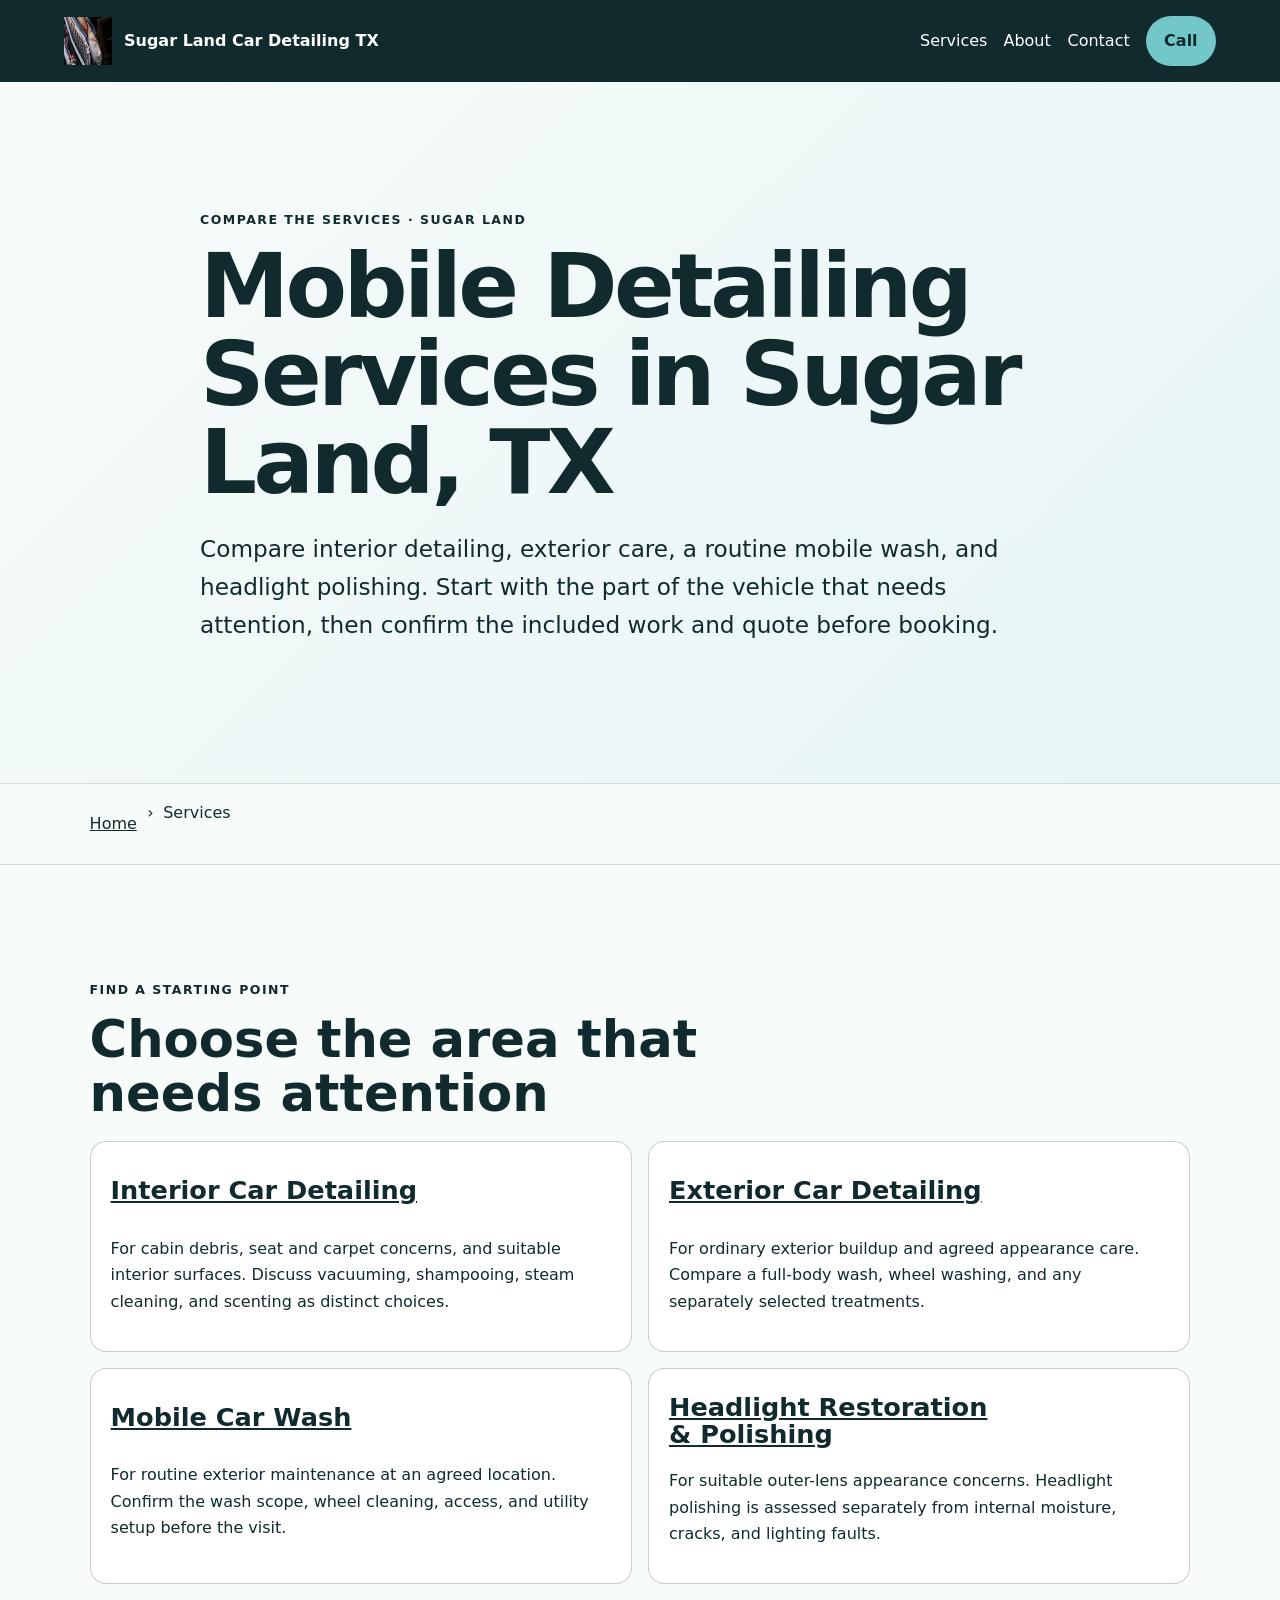
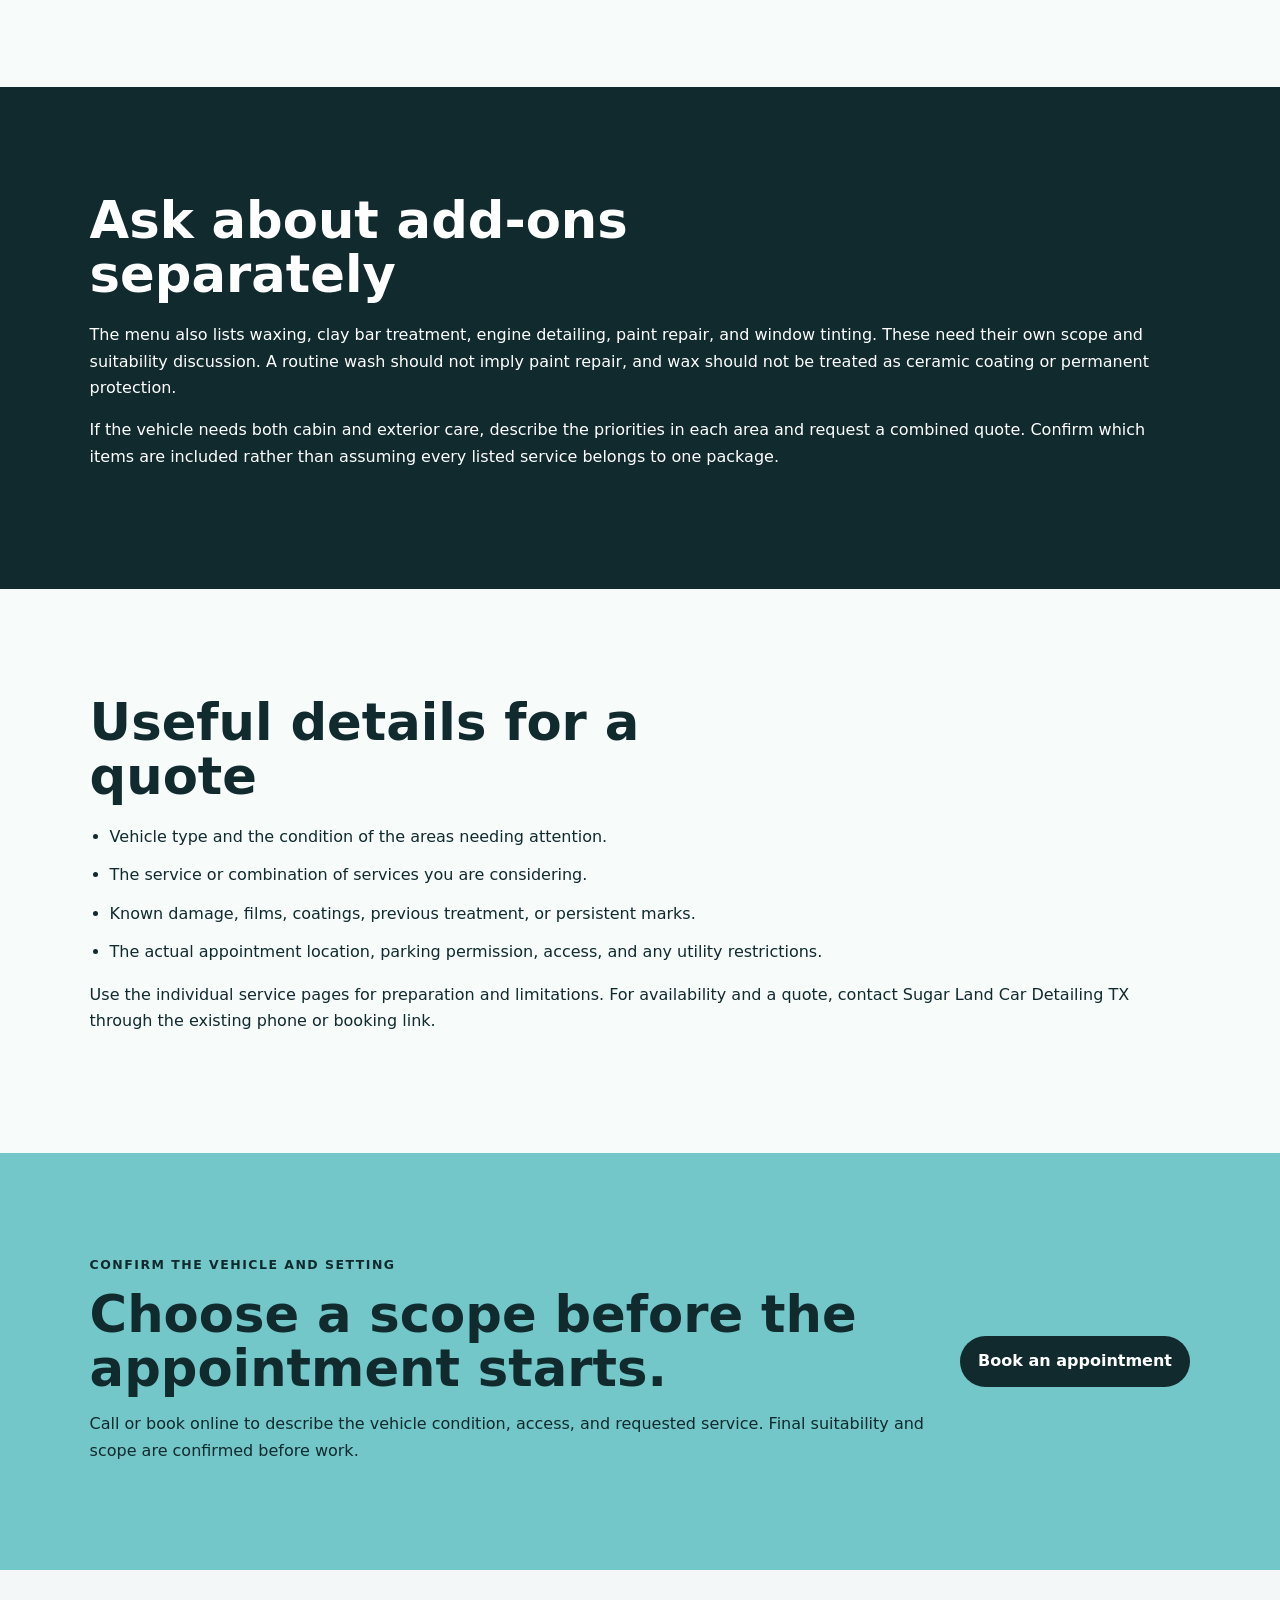
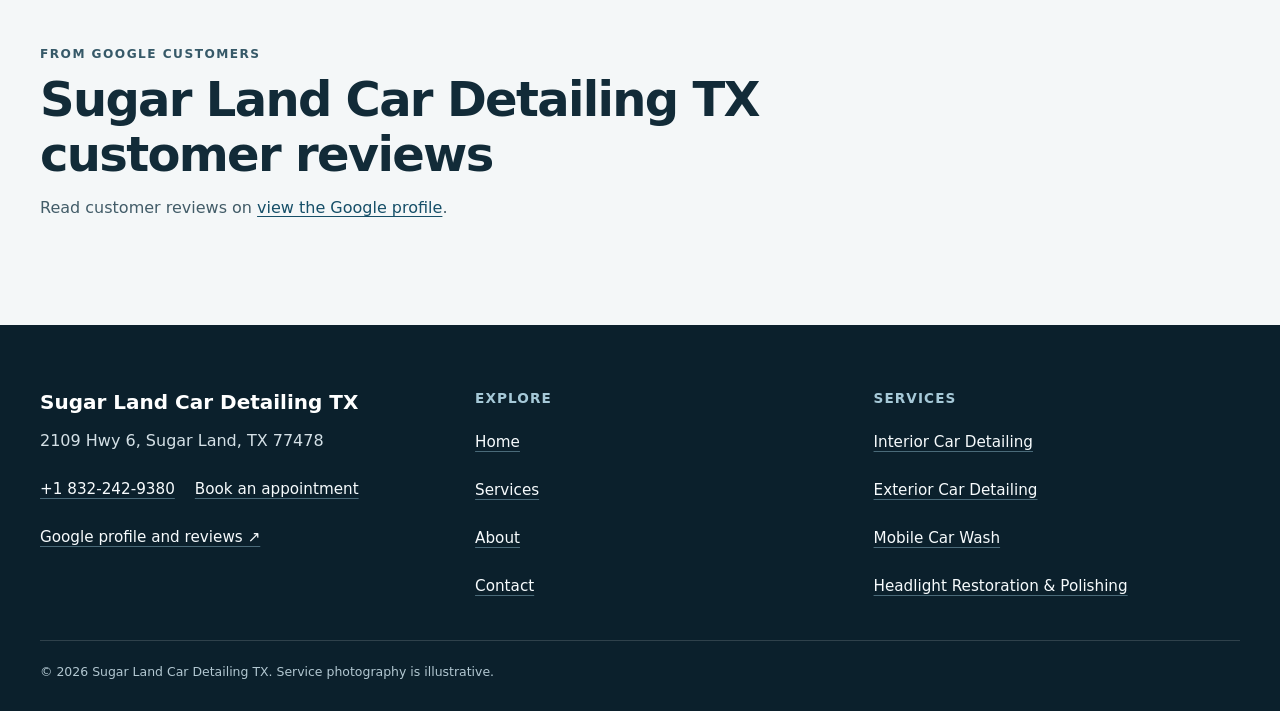
<file: services/index.html>
<!doctype html>
<html lang="en"><head>
  <meta charset="utf-8"><meta name="viewport" content="width=device-width,initial-scale=1">
  <title>Mobile Detailing Services in Sugar Land, TX | Sugar Land Car Detailing TX</title>
  <meta name="description" content="Compare documented mobile detailing choices from Sugar Land Car Detailing TX in Sugar Land, TX, including preparation, access, and scope boundaries.">
  <meta name="robots" content="index, follow, max-image-preview:large, max-snippet:-1">
  <link rel="canonical" href="https://sugarlandcardetailingtx.shop/services/">
  <meta property="og:type" content="website"><meta property="og:title" content="Mobile Detailing Services in Sugar Land, TX | Sugar Land Car Detailing TX">
  <meta property="og:description" content="Compare documented mobile detailing choices from Sugar Land Car Detailing TX in Sugar Land, TX, including preparation, access, and scope boundaries."><meta property="og:url" content="https://sugarlandcardetailingtx.shop/services/">
  <meta property="og:image" content="https://sugarlandcardetailingtx.shop/assets/photos/hero-chrome-detail.webp"><meta name="twitter:card" content="summary_large_image">
  <link rel="icon" href="/favicon.svg"><link rel="stylesheet" href="/seo-pages.css"><script type="application/ld+json">{
  "@context": "https://schema.org",
  "@graph": [
    {
      "@type": "BreadcrumbList",
      "@id": "https://sugarlandcardetailingtx.shop/services/#breadcrumb",
      "itemListElement": [
        {
          "@type": "ListItem",
          "position": 1,
          "name": "Home",
          "item": "https://sugarlandcardetailingtx.shop/"
        },
        {
          "@type": "ListItem",
          "position": 2,
          "name": "Services",
          "item": "https://sugarlandcardetailingtx.shop/services/"
        }
      ]
    },
    {
      "@type": "WebPage",
      "@id": "https://sugarlandcardetailingtx.shop/services/#webpage",
      "url": "https://sugarlandcardetailingtx.shop/services/",
      "name": "Mobile Detailing Services in Sugar Land, TX | Sugar Land Car Detailing TX",
      "description": "Compare documented mobile detailing choices from Sugar Land Car Detailing TX in Sugar Land, TX, including preparation, access, and scope boundaries.",
      "breadcrumb": {
        "@id": "https://sugarlandcardetailingtx.shop/services/#breadcrumb"
      },
      "isPartOf": {
        "@id": "https://sugarlandcardetailingtx.shop/#website"
      },
      "about": {
        "@id": "https://sugarlandcardetailingtx.shop/#business"
      }
    },
    {
      "@type": "ImageObject",
      "@id": "https://sugarlandcardetailingtx.shop/services/#primaryimage",
      "contentUrl": "https://sugarlandcardetailingtx.shop/assets/photos/hero-chrome-detail.webp",
      "caption": "Illustrative detailing artwork for Sugar Land Car Detailing TX",
      "representativeOfPage": true
    }
  ]
}</script>
<link rel="stylesheet" href="/portfolio-components.css">
</head><body style="--pilot-accent:#73c7c9;--pilot-dark:#102a2e;--pilot-paper:#f7fbfa">
<a class="skip-link" href="#content">Skip to content</a>
<header class="pilot-header"><a class="pilot-brand" href="/"><img src="/assets/photos/hero-chrome-detail.webp" width="48" height="48" alt=""><span>Sugar Land Car Detailing TX</span></a>
<nav aria-label="Primary navigation"><a href="/services/">Services</a><a href="/about/">About</a><a href="/contact/">Contact</a><a class="pilot-call" href="tel:+18322429380">Call</a></nav></header>
<main id="content"><section class="pilot-hero text-only"><div><p class="eyebrow">Compare the services · Sugar Land</p><h1>Mobile Detailing Services in Sugar Land, TX</h1><p class="pilot-answer">Compare interior detailing, exterior care, a routine mobile wash, and headlight polishing. Start with the part of the vehicle that needs attention, then confirm the included work and quote before booking.</p></div></section>
<nav class="breadcrumbs" aria-label="Breadcrumb"><a href="/">Home</a><span>›</span><span>Services</span></nav>
<section class="pilot-section"><p class="eyebrow">Find a starting point</p><h2>Choose the area that needs attention</h2><div class="service-cards"><article><h2><a href="/services/interior-car-detailing/">Interior Car Detailing</a></h2><p>For cabin debris, seat and carpet concerns, and suitable interior surfaces. Discuss vacuuming, shampooing, steam cleaning, and scenting as distinct choices.</p></article><article><h2><a href="/services/exterior-car-detailing/">Exterior Car Detailing</a></h2><p>For ordinary exterior buildup and agreed appearance care. Compare a full-body wash, wheel washing, and any separately selected treatments.</p></article><article><h2><a href="/services/mobile-car-wash/">Mobile Car Wash</a></h2><p>For routine exterior maintenance at an agreed location. Confirm the wash scope, wheel cleaning, access, and utility setup before the visit.</p></article><article><h2><a href="/services/headlight-restoration/">Headlight Restoration &amp; Polishing</a></h2><p>For suitable outer-lens appearance concerns. Headlight polishing is assessed separately from internal moisture, cracks, and lighting faults.</p></article></div></section>
<section class="pilot-section tone"><h2>Ask about add-ons separately</h2><p>The menu also lists waxing, clay bar treatment, engine detailing, paint repair, and window tinting. These need their own scope and suitability discussion. A routine wash should not imply paint repair, and wax should not be treated as ceramic coating or permanent protection.</p><p>If the vehicle needs both cabin and exterior care, describe the priorities in each area and request a combined quote. Confirm which items are included rather than assuming every listed service belongs to one package.</p></section>
<section class="pilot-section"><h2>Useful details for a quote</h2><ul class="checklist"><li>Vehicle type and the condition of the areas needing attention.</li><li>The service or combination of services you are considering.</li><li>Known damage, films, coatings, previous treatment, or persistent marks.</li><li>The actual appointment location, parking permission, access, and any utility restrictions.</li></ul><p>Use the individual service pages for preparation and limitations. For availability and a quote, contact Sugar Land Car Detailing TX through the existing phone or booking link.</p></section>
<section class="pilot-cta"><div><p class="eyebrow">Confirm the vehicle and setting</p><h2>Choose a scope before the appointment starts.</h2><p>Call or book online to describe the vehicle condition, access, and requested service. Final suitability and scope are confirmed before work.</p></div><a class="pilot-button" href="/scheduling">Book an appointment</a></section>
<!-- PORTFOLIO-REVIEWS:START --><section class="portfolio-reviews" aria-labelledby="portfolio-reviews-title"><div class="portfolio-reviews__heading"><div><p class="portfolio-reviews__kicker">From Google customers</p><h2 id="portfolio-reviews-title">Sugar Land Car Detailing TX customer reviews</h2><p class="portfolio-reviews__intro">Read customer reviews on <a href="https://www.google.com/maps?cid=11179928466165731018" target="_blank" rel="noopener noreferrer">view the Google profile</a>.</p></div></div></section><!-- PORTFOLIO-REVIEWS:END -->
</main><footer class="portfolio-footer"><div class="portfolio-footer__grid"><div><strong class="portfolio-footer__name">Sugar Land Car Detailing TX</strong><address>2109 Hwy 6, Sugar Land, TX 77478</address><div class="portfolio-footer__contact"><a href="tel:+18322429380">+1 832-242-9380</a><a href="/scheduling">Book an appointment</a></div><a href="https://www.google.com/maps?cid=11179928466165731018" target="_blank" rel="noopener noreferrer">Google profile and reviews ↗</a></div><div><h2>Explore</h2><nav aria-label="Footer navigation"><a href="/">Home</a><a href="/services/">Services</a><a href="/about/">About</a><a href="/contact/">Contact</a></nav></div><div><h2>Services</h2><nav aria-label="Service pages"><a href="/services/interior-car-detailing/">Interior Car Detailing</a><a href="/services/exterior-car-detailing/">Exterior Car Detailing</a><a href="/services/mobile-car-wash/">Mobile Car Wash</a><a href="/services/headlight-restoration/">Headlight Restoration &amp; Polishing</a></nav></div></div><p class="portfolio-footer__bottom">© <span id="year">2026</span> Sugar Land Car Detailing TX. Service photography is illustrative.</p></footer>
<script src="/portfolio-components.js" defer></script>
</body></html>
</file>
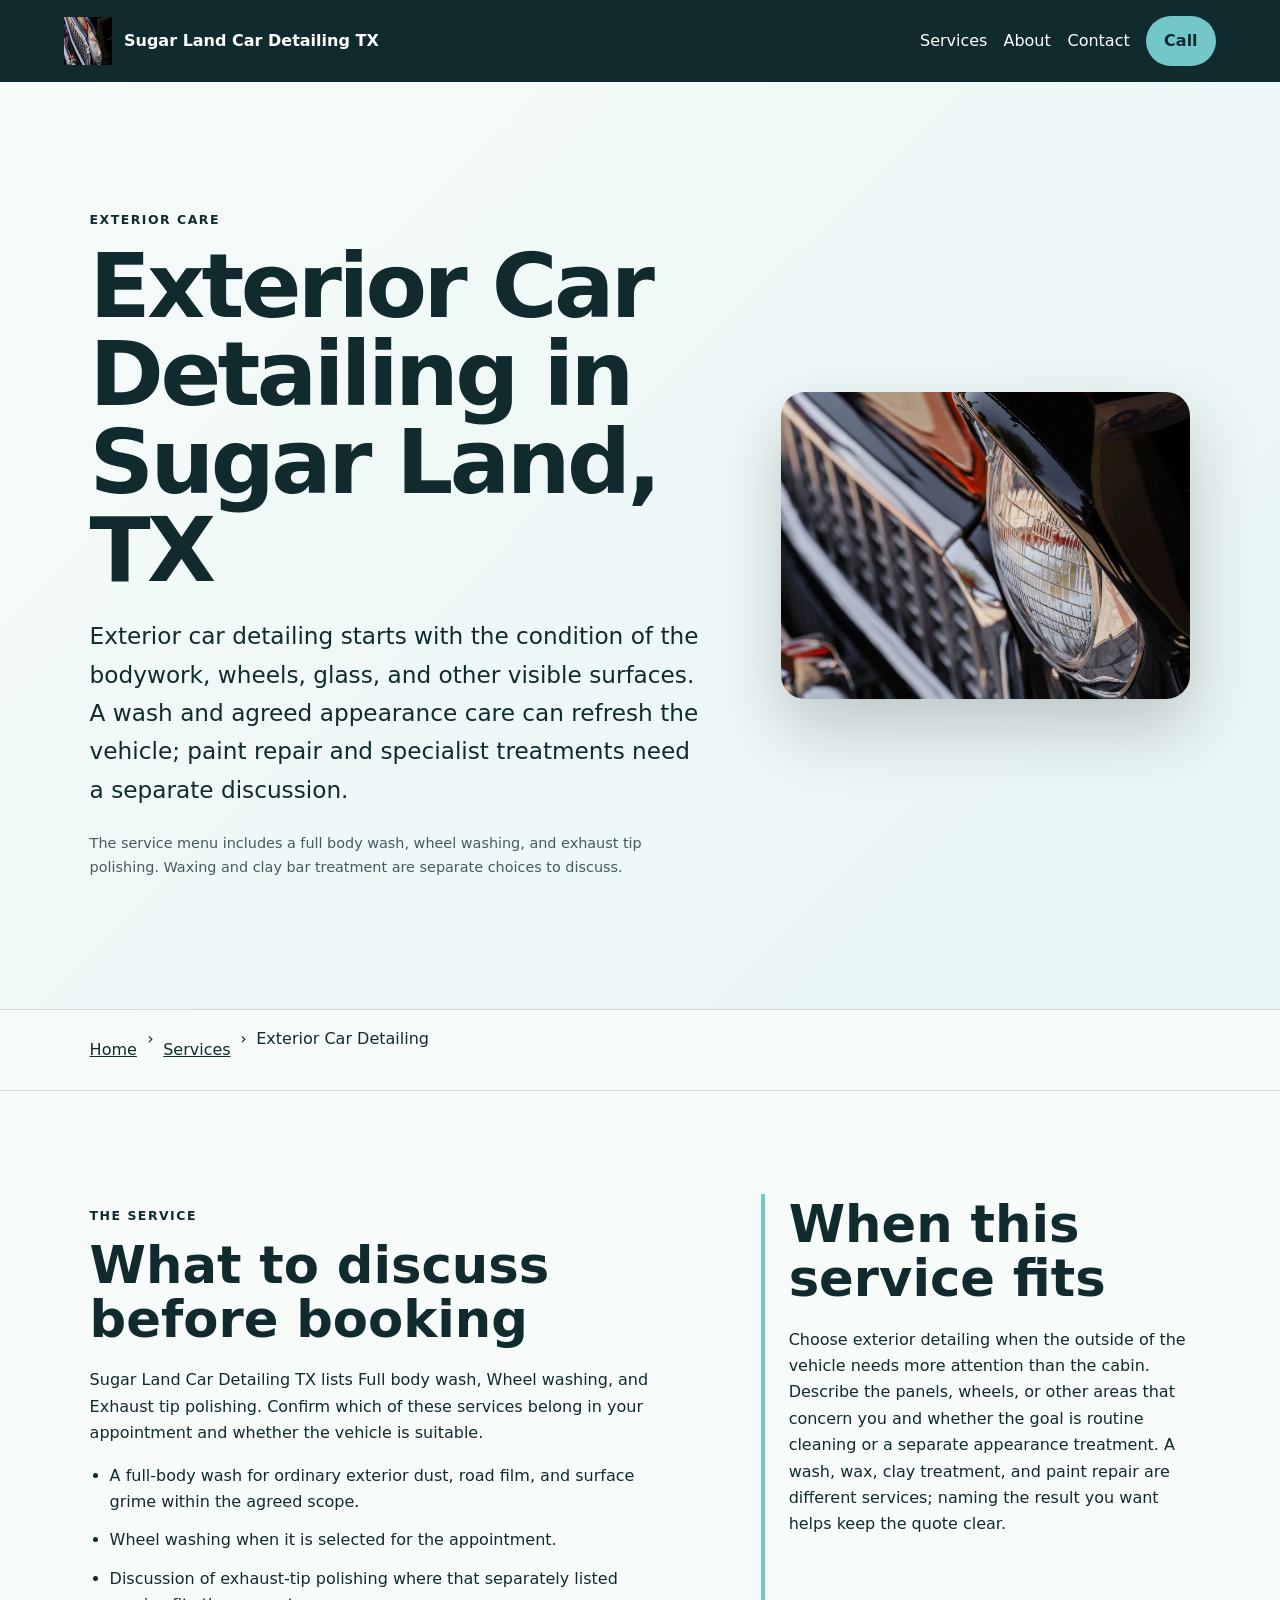
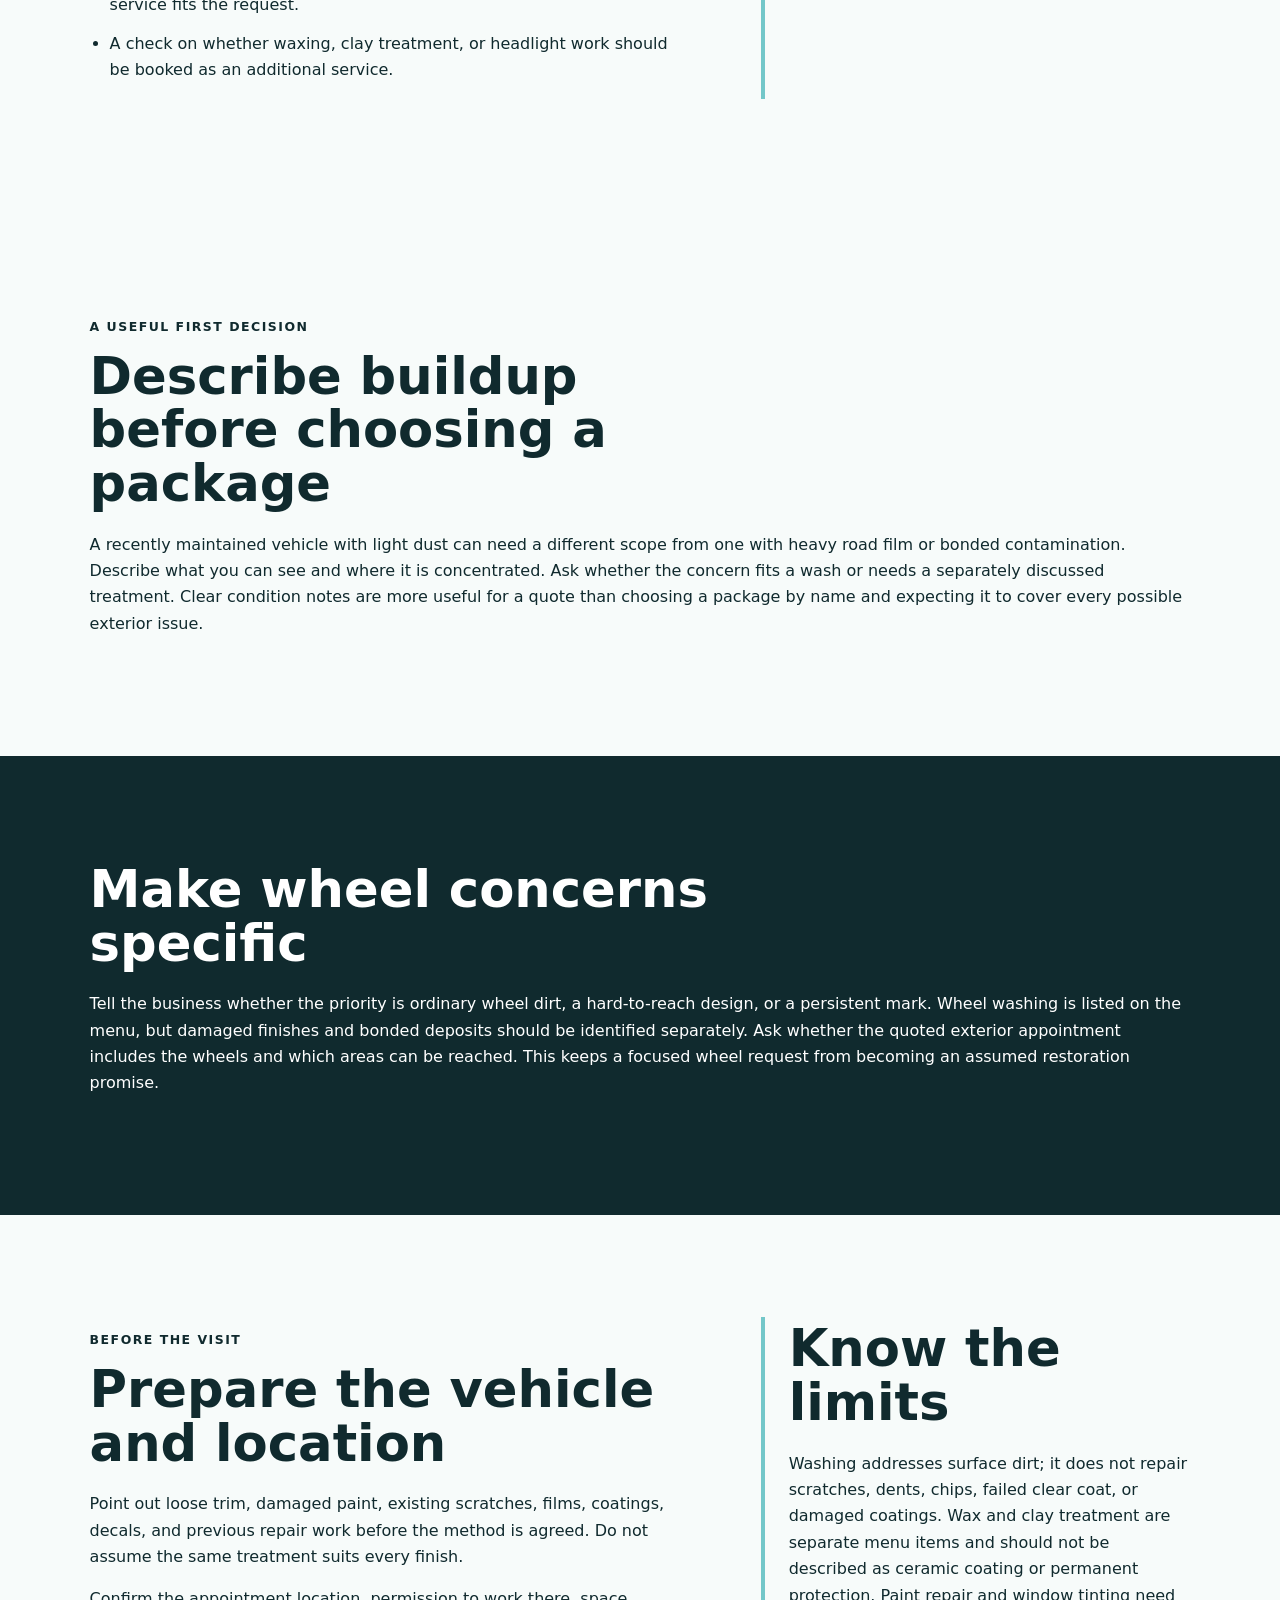
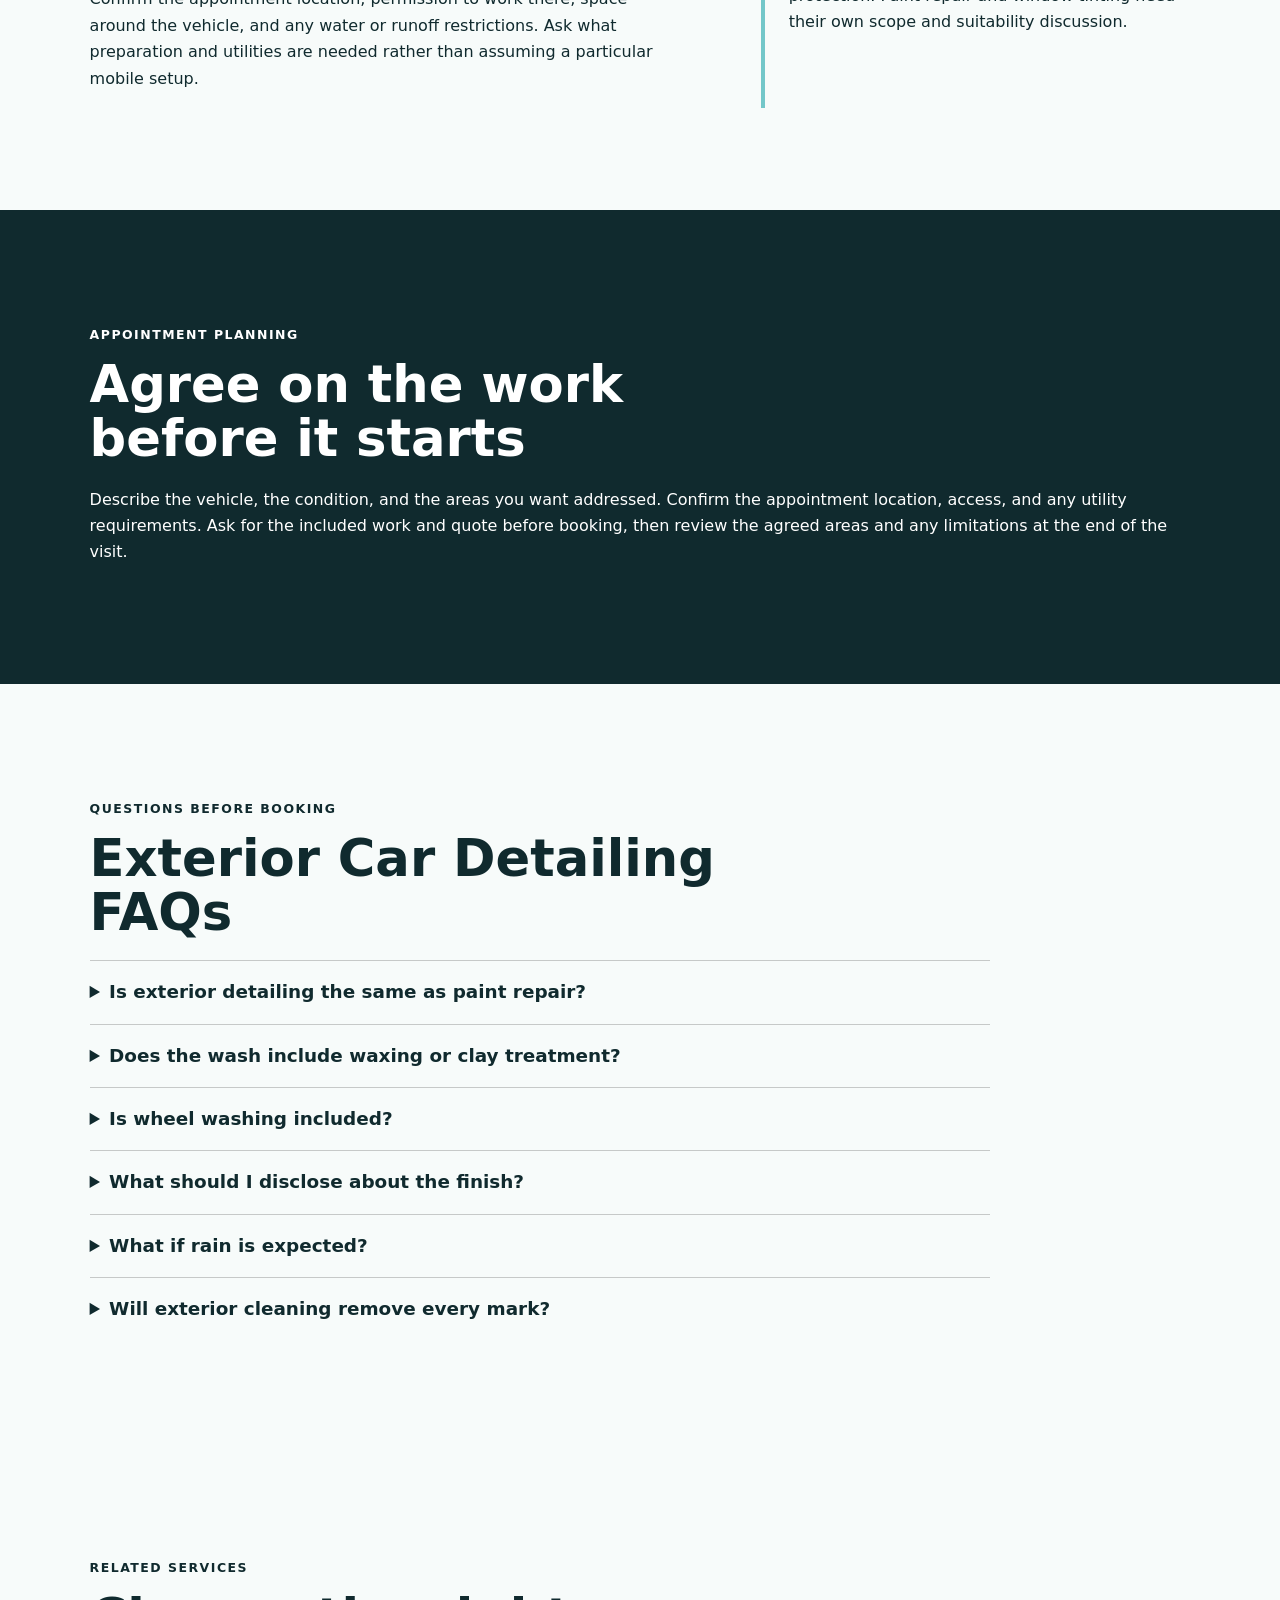
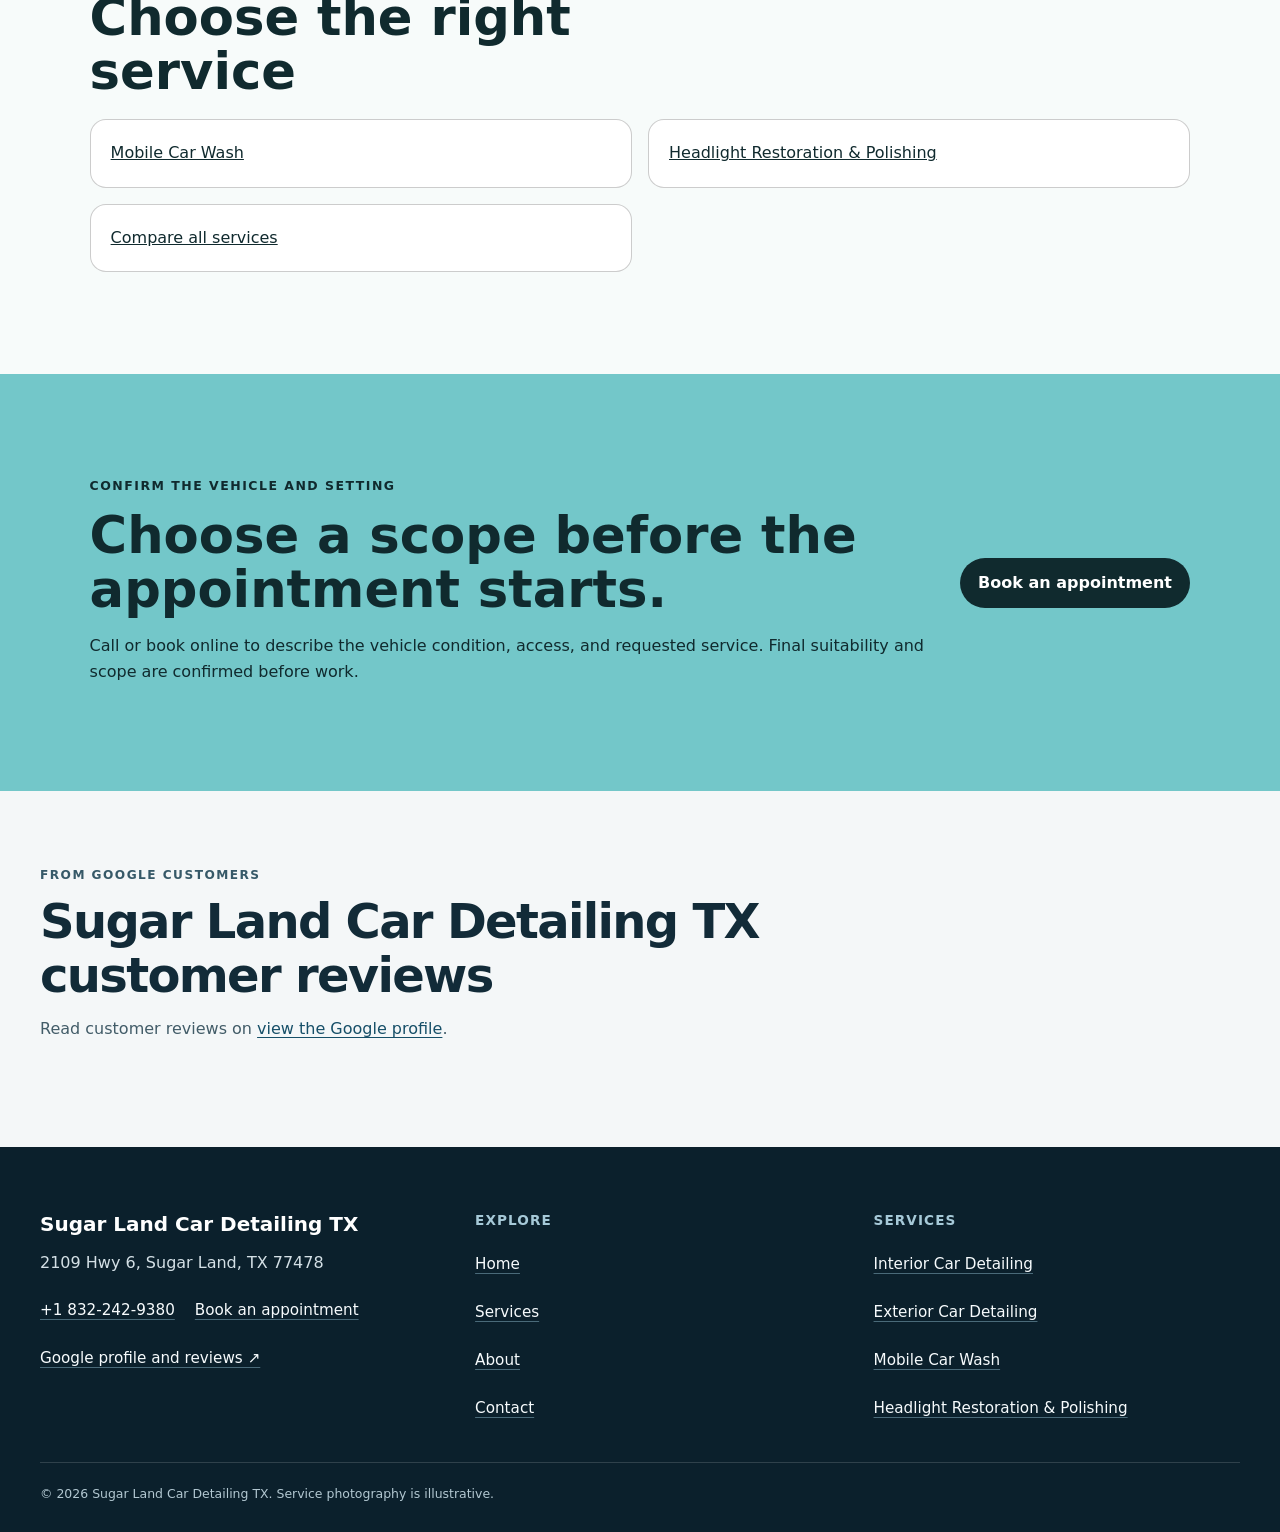
<file: services/exterior-car-detailing/index.html>
<!doctype html>
<html lang="en"><head>
  <meta charset="utf-8"><meta name="viewport" content="width=device-width,initial-scale=1">
  <title>Exterior Car Detailing in Sugar Land, TX | Sugar Land Car Detailing TX</title>
  <meta name="description" content="Plan exterior car detailing with Sugar Land Car Detailing TX in Sugar Land: documented scope, vehicle preparation, access checks, and limitations.">
  <meta name="robots" content="index, follow, max-image-preview:large, max-snippet:-1">
  <link rel="canonical" href="https://sugarlandcardetailingtx.shop/services/exterior-car-detailing/">
  <meta property="og:type" content="website"><meta property="og:title" content="Exterior Car Detailing in Sugar Land, TX | Sugar Land Car Detailing TX">
  <meta property="og:description" content="Plan exterior car detailing with Sugar Land Car Detailing TX in Sugar Land: documented scope, vehicle preparation, access checks, and limitations."><meta property="og:url" content="https://sugarlandcardetailingtx.shop/services/exterior-car-detailing/">
  <meta property="og:image" content="https://sugarlandcardetailingtx.shop/assets/photos/hero-chrome-detail.webp"><meta name="twitter:card" content="summary_large_image">
  <link rel="icon" href="/favicon.svg"><link rel="stylesheet" href="/seo-pages.css"><script type="application/ld+json">{
  "@context": "https://schema.org",
  "@graph": [
    {
      "@type": "BreadcrumbList",
      "@id": "https://sugarlandcardetailingtx.shop/services/exterior-car-detailing/#breadcrumb",
      "itemListElement": [
        {
          "@type": "ListItem",
          "position": 1,
          "name": "Home",
          "item": "https://sugarlandcardetailingtx.shop/"
        },
        {
          "@type": "ListItem",
          "position": 2,
          "name": "Services",
          "item": "https://sugarlandcardetailingtx.shop/services/"
        },
        {
          "@type": "ListItem",
          "position": 3,
          "name": "Exterior Car Detailing",
          "item": "https://sugarlandcardetailingtx.shop/services/exterior-car-detailing/"
        }
      ]
    },
    {
      "@type": "WebPage",
      "@id": "https://sugarlandcardetailingtx.shop/services/exterior-car-detailing/#webpage",
      "url": "https://sugarlandcardetailingtx.shop/services/exterior-car-detailing/",
      "name": "Exterior Car Detailing in Sugar Land, TX | Sugar Land Car Detailing TX",
      "description": "Plan exterior car detailing with Sugar Land Car Detailing TX in Sugar Land: documented scope, vehicle preparation, access checks, and limitations.",
      "breadcrumb": {
        "@id": "https://sugarlandcardetailingtx.shop/services/exterior-car-detailing/#breadcrumb"
      },
      "isPartOf": {
        "@id": "https://sugarlandcardetailingtx.shop/#website"
      },
      "about": {
        "@id": "https://sugarlandcardetailingtx.shop/#business"
      }
    },
    {
      "@type": "Service",
      "@id": "https://sugarlandcardetailingtx.shop/services/exterior-car-detailing/#service",
      "name": "Exterior Car Detailing",
      "serviceType": "exterior car detailing",
      "url": "https://sugarlandcardetailingtx.shop/services/exterior-car-detailing/",
      "description": "Exterior car detailing begins with the visible outside surfaces of the vehicle and may combine a full-body wash with wheel washing and other documented appearance-care add-ons.",
      "provider": {
        "@id": "https://sugarlandcardetailingtx.shop/#business"
      },
      "areaServed": {
        "@type": "City",
        "name": "Sugar Land"
      }
    },
    {
      "@type": "ImageObject",
      "@id": "https://sugarlandcardetailingtx.shop/services/exterior-car-detailing/#primaryimage",
      "contentUrl": "https://sugarlandcardetailingtx.shop/assets/photos/hero-chrome-detail.webp",
      "caption": "Illustrative detailing artwork for Sugar Land Car Detailing TX",
      "representativeOfPage": true
    }
  ]
}</script>
<link rel="stylesheet" href="/portfolio-components.css">
</head><body style="--pilot-accent:#73c7c9;--pilot-dark:#102a2e;--pilot-paper:#f7fbfa">
<a class="skip-link" href="#content">Skip to content</a>
<header class="pilot-header"><a class="pilot-brand" href="/"><img src="/assets/photos/hero-chrome-detail.webp" width="48" height="48" alt=""><span>Sugar Land Car Detailing TX</span></a>
<nav aria-label="Primary navigation"><a href="/services/">Services</a><a href="/about/">About</a><a href="/contact/">Contact</a><a class="pilot-call" href="tel:+18322429380">Call</a></nav></header>
<main id="content"><section class="pilot-hero"><div><p class="eyebrow">Exterior care</p><h1>Exterior Car Detailing in Sugar Land, TX</h1><p class="pilot-answer">Exterior car detailing starts with the condition of the bodywork, wheels, glass, and other visible surfaces. A wash and agreed appearance care can refresh the vehicle; paint repair and specialist treatments need a separate discussion.</p><p class="pilot-proof">The service menu includes a full body wash, wheel washing, and exhaust tip polishing. Waxing and clay bar treatment are separate choices to discuss.</p></div><img alt="Illustrative detailing artwork for Sugar Land Car Detailing TX" fetchpriority="high" height="720" src="/assets/photos/hero-chrome-detail.webp" width="960"/></section>
<nav aria-label="Breadcrumb" class="breadcrumbs"><a href="/">Home</a><span>›</span><a href="/services/">Services</a><span>›</span><span>Exterior Car Detailing</span></nav>
<section class="pilot-section pilot-grid"><div><p class="eyebrow">The service</p><h2>What to discuss before booking</h2><p>Sugar Land Car Detailing TX lists Full body wash, Wheel washing, and Exhaust tip polishing. Confirm which of these services belong in your appointment and whether the vehicle is suitable.</p><ul class="checklist"><li>A full-body wash for ordinary exterior dust, road film, and surface grime within the agreed scope.</li><li>Wheel washing when it is selected for the appointment.</li><li>Discussion of exhaust-tip polishing where that separately listed service fits the request.</li><li>A check on whether waxing, clay treatment, or headlight work should be booked as an additional service.</li></ul></div><aside><h2>When this service fits</h2><p>Choose exterior detailing when the outside of the vehicle needs more attention than the cabin. Describe the panels, wheels, or other areas that concern you and whether the goal is routine cleaning or a separate appearance treatment. A wash, wax, clay treatment, and paint repair are different services; naming the result you want helps keep the quote clear.</p></aside></section>
<section class="pilot-section"><p class="eyebrow">A useful first decision</p><h2>Describe buildup before choosing a package</h2><p>A recently maintained vehicle with light dust can need a different scope from one with heavy road film or bonded contamination. Describe what you can see and where it is concentrated. Ask whether the concern fits a wash or needs a separately discussed treatment. Clear condition notes are more useful for a quote than choosing a package by name and expecting it to cover every possible exterior issue.</p></section><section class="pilot-section tone"><h2>Make wheel concerns specific</h2><p>Tell the business whether the priority is ordinary wheel dirt, a hard-to-reach design, or a persistent mark. Wheel washing is listed on the menu, but damaged finishes and bonded deposits should be identified separately. Ask whether the quoted exterior appointment includes the wheels and which areas can be reached. This keeps a focused wheel request from becoming an assumed restoration promise.</p></section>
<section class="pilot-section pilot-grid"><div><p class="eyebrow">Before the visit</p><h2>Prepare the vehicle and location</h2><p>Point out loose trim, damaged paint, existing scratches, films, coatings, decals, and previous repair work before the method is agreed. Do not assume the same treatment suits every finish.</p><p>Confirm the appointment location, permission to work there, space around the vehicle, and any water or runoff restrictions. Ask what preparation and utilities are needed rather than assuming a particular mobile setup.</p></div><aside><h2>Know the limits</h2><p>Washing addresses surface dirt; it does not repair scratches, dents, chips, failed clear coat, or damaged coatings. Wax and clay treatment are separate menu items and should not be described as ceramic coating or permanent protection. Paint repair and window tinting need their own scope and suitability discussion.</p></aside></section>
<section class="pilot-section tone"><p class="eyebrow">Appointment planning</p><h2>Agree on the work before it starts</h2><p>Describe the vehicle, the condition, and the areas you want addressed. Confirm the appointment location, access, and any utility requirements. Ask for the included work and quote before booking, then review the agreed areas and any limitations at the end of the visit.</p></section>
<section class="pilot-section"><p class="eyebrow">Questions before booking</p><h2>Exterior Car Detailing FAQs</h2><div class="faq-list"><details><summary>Is exterior detailing the same as paint repair?</summary><p>No. Cleaning addresses surface dirt and the agreed appearance care. Scratches, chips, dents, and damaged paint require a separate assessment; a wash should not be presented as a repair.</p></details><details><summary>Does the wash include waxing or clay treatment?</summary><p>Waxing and clay bar treatment are listed separately. Confirm whether either is included in the quote and whether it is suitable for the vehicle before the appointment.</p></details><details><summary>Is wheel washing included?</summary><p>Wheel washing is on the menu, but the included areas depend on the appointment you book. Ask for it explicitly if wheels are a priority.</p></details><details><summary>What should I disclose about the finish?</summary><p>Mention known coatings, wraps, films, decals, loose trim, paint damage, and previous repair. Share any care instructions so suitability can be discussed before a method is chosen.</p></details><details><summary>What if rain is expected?</summary><p>Discuss the location and weather before the visit. Conditions may require a different time or suitable setting; confirm the plan directly instead of assuming every location works in every forecast.</p></details><details><summary>Will exterior cleaning remove every mark?</summary><p>No. Some marks are bonded contamination, staining, or damage rather than loose soil. Describe persistent marks before booking so the likely scope and limitations can be assessed.</p></details></div></section>
<section class="pilot-section related"><p class="eyebrow">Related services</p><h2>Choose the right service</h2><div class="related-links"><a href="/services/mobile-car-wash/">Mobile Car Wash</a><a href="/services/headlight-restoration/">Headlight Restoration &amp; Polishing</a><a href="/services/">Compare all services</a></div></section>
<section class="pilot-cta"><div><p class="eyebrow">Confirm the vehicle and setting</p><h2>Choose a scope before the appointment starts.</h2><p>Call or book online to describe the vehicle condition, access, and requested service. Final suitability and scope are confirmed before work.</p></div><a class="pilot-button" href="/scheduling">Book an appointment</a></section>
<!-- PORTFOLIO-REVIEWS:START --><section class="portfolio-reviews" aria-labelledby="portfolio-reviews-title"><div class="portfolio-reviews__heading"><div><p class="portfolio-reviews__kicker">From Google customers</p><h2 id="portfolio-reviews-title">Sugar Land Car Detailing TX customer reviews</h2><p class="portfolio-reviews__intro">Read customer reviews on <a href="https://www.google.com/maps?cid=11179928466165731018" target="_blank" rel="noopener noreferrer">view the Google profile</a>.</p></div></div></section><!-- PORTFOLIO-REVIEWS:END -->
</main><footer class="portfolio-footer"><div class="portfolio-footer__grid"><div><strong class="portfolio-footer__name">Sugar Land Car Detailing TX</strong><address>2109 Hwy 6, Sugar Land, TX 77478</address><div class="portfolio-footer__contact"><a href="tel:+18322429380">+1 832-242-9380</a><a href="/scheduling">Book an appointment</a></div><a href="https://www.google.com/maps?cid=11179928466165731018" target="_blank" rel="noopener noreferrer">Google profile and reviews ↗</a></div><div><h2>Explore</h2><nav aria-label="Footer navigation"><a href="/">Home</a><a href="/services/">Services</a><a href="/about/">About</a><a href="/contact/">Contact</a></nav></div><div><h2>Services</h2><nav aria-label="Service pages"><a href="/services/interior-car-detailing/">Interior Car Detailing</a><a href="/services/exterior-car-detailing/">Exterior Car Detailing</a><a href="/services/mobile-car-wash/">Mobile Car Wash</a><a href="/services/headlight-restoration/">Headlight Restoration &amp; Polishing</a></nav></div></div><p class="portfolio-footer__bottom">© <span id="year">2026</span> Sugar Land Car Detailing TX. Service photography is illustrative.</p></footer>
<script src="/portfolio-components.js" defer></script>
</body></html>
</file>
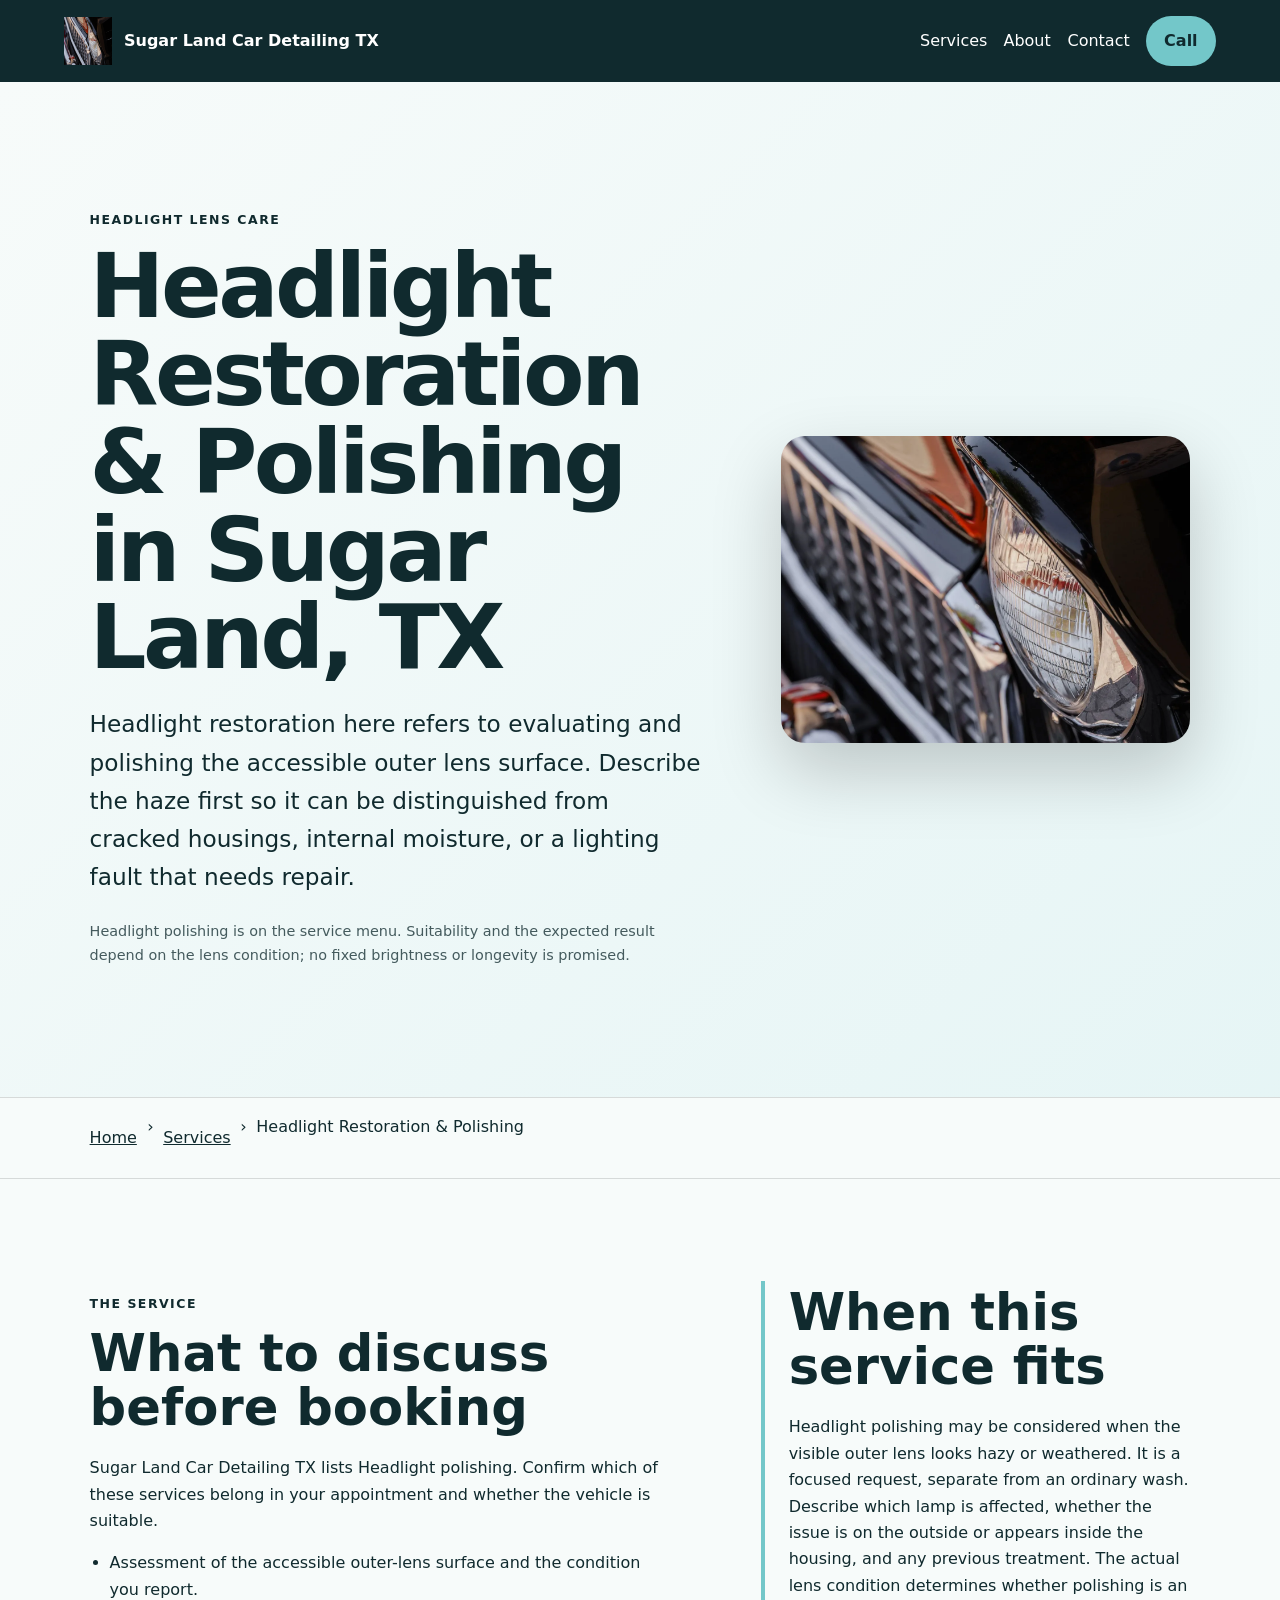
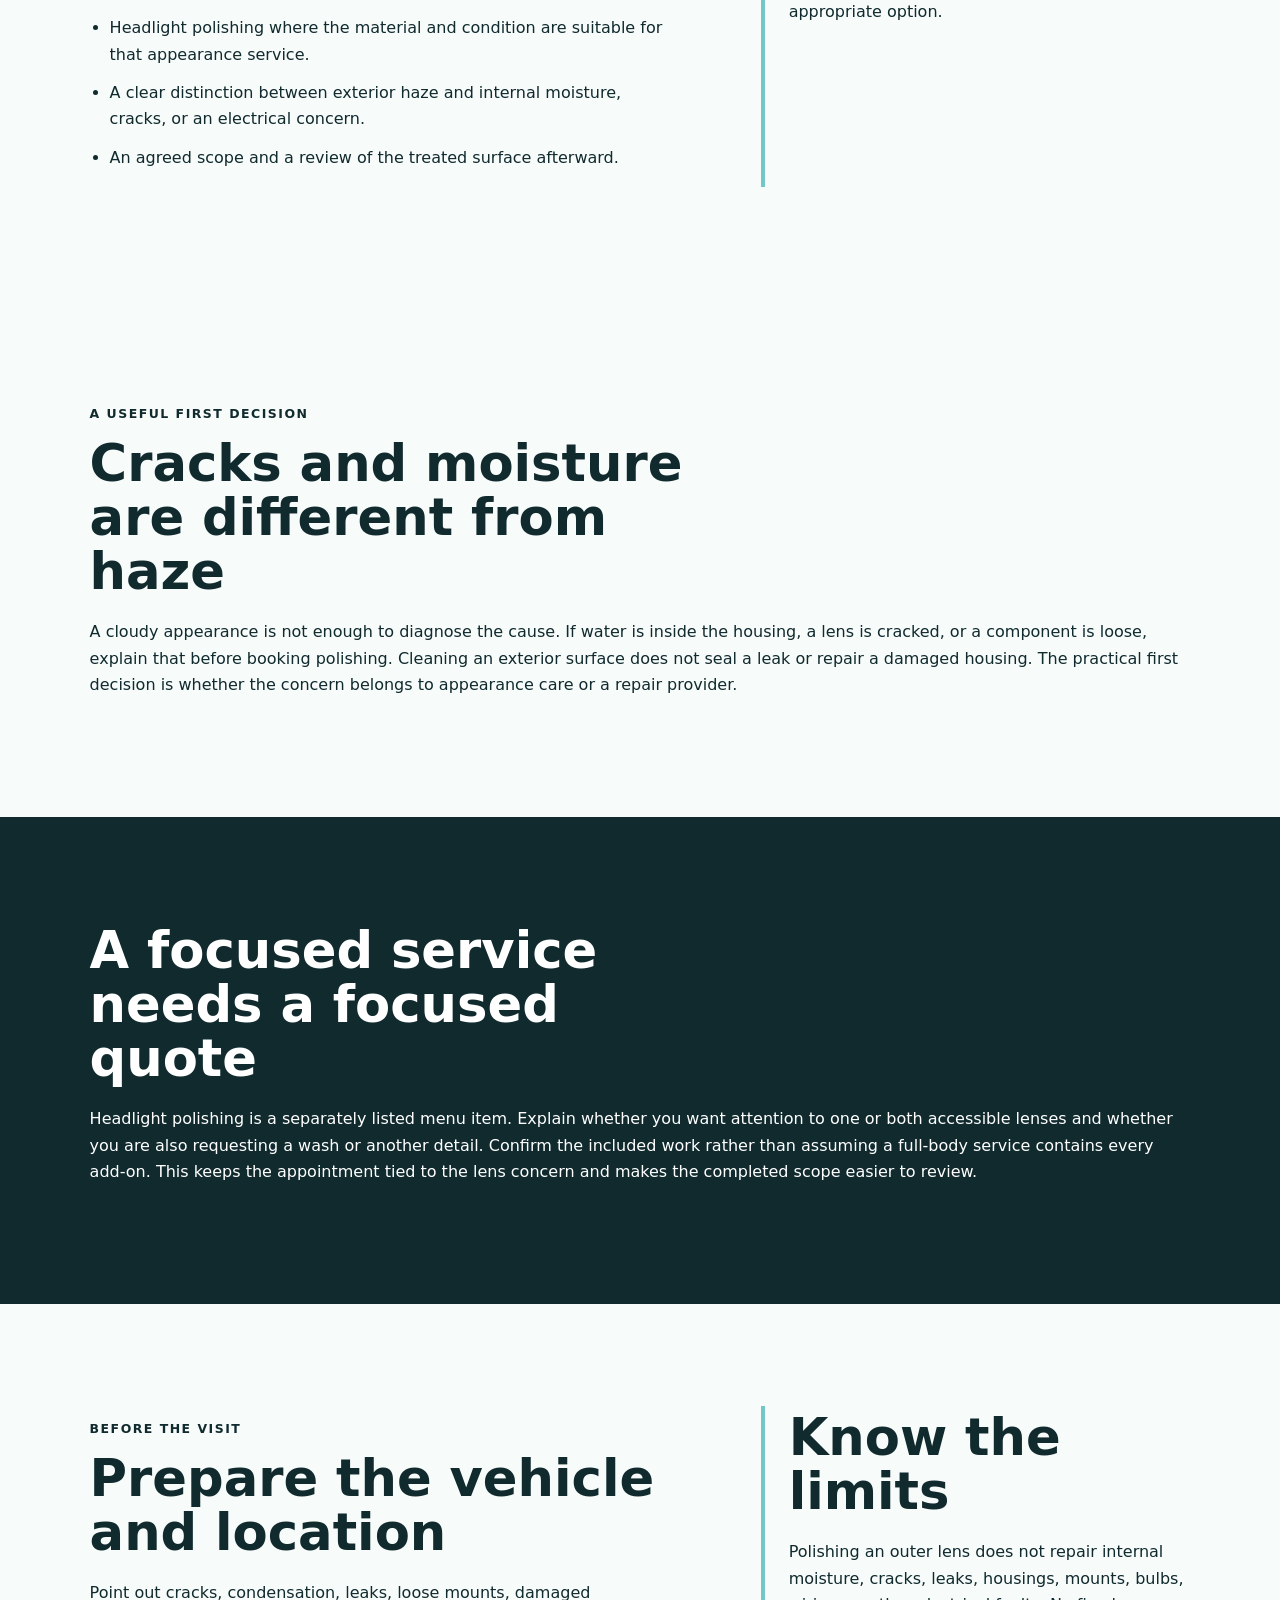
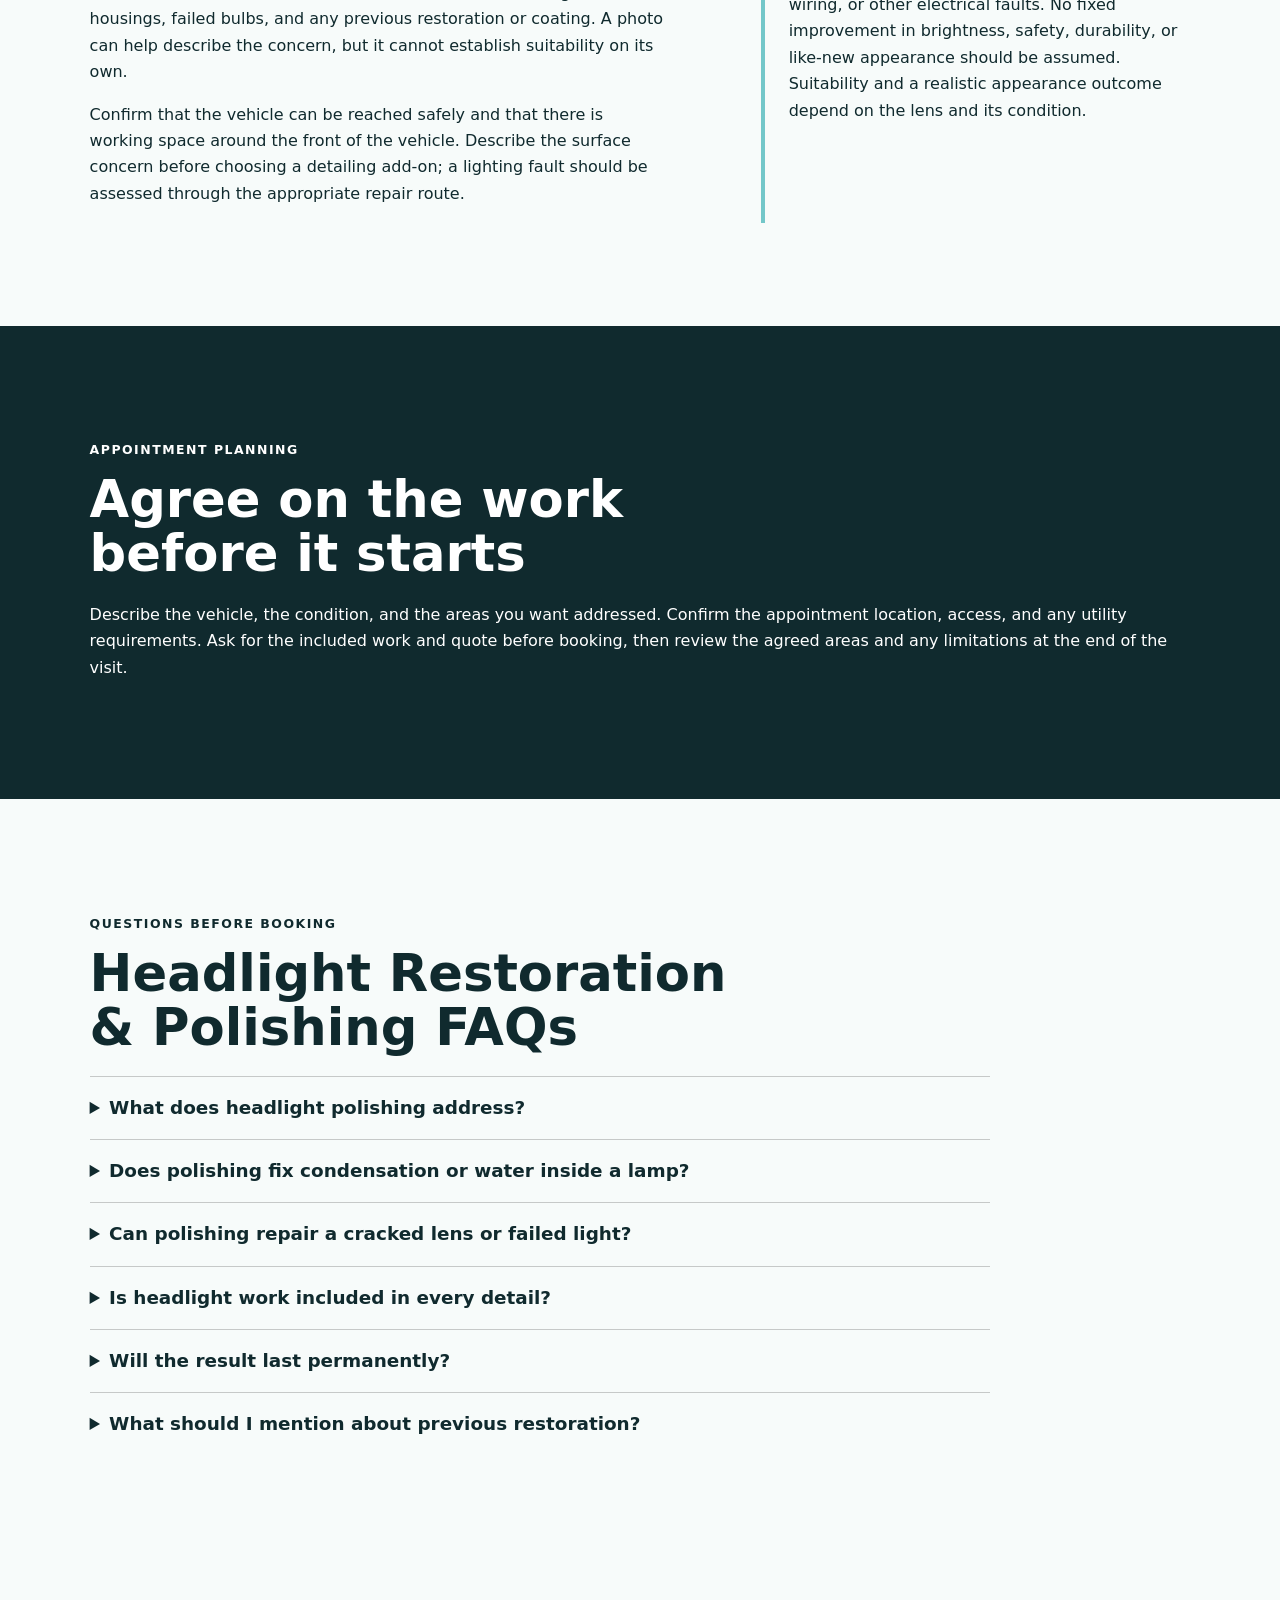
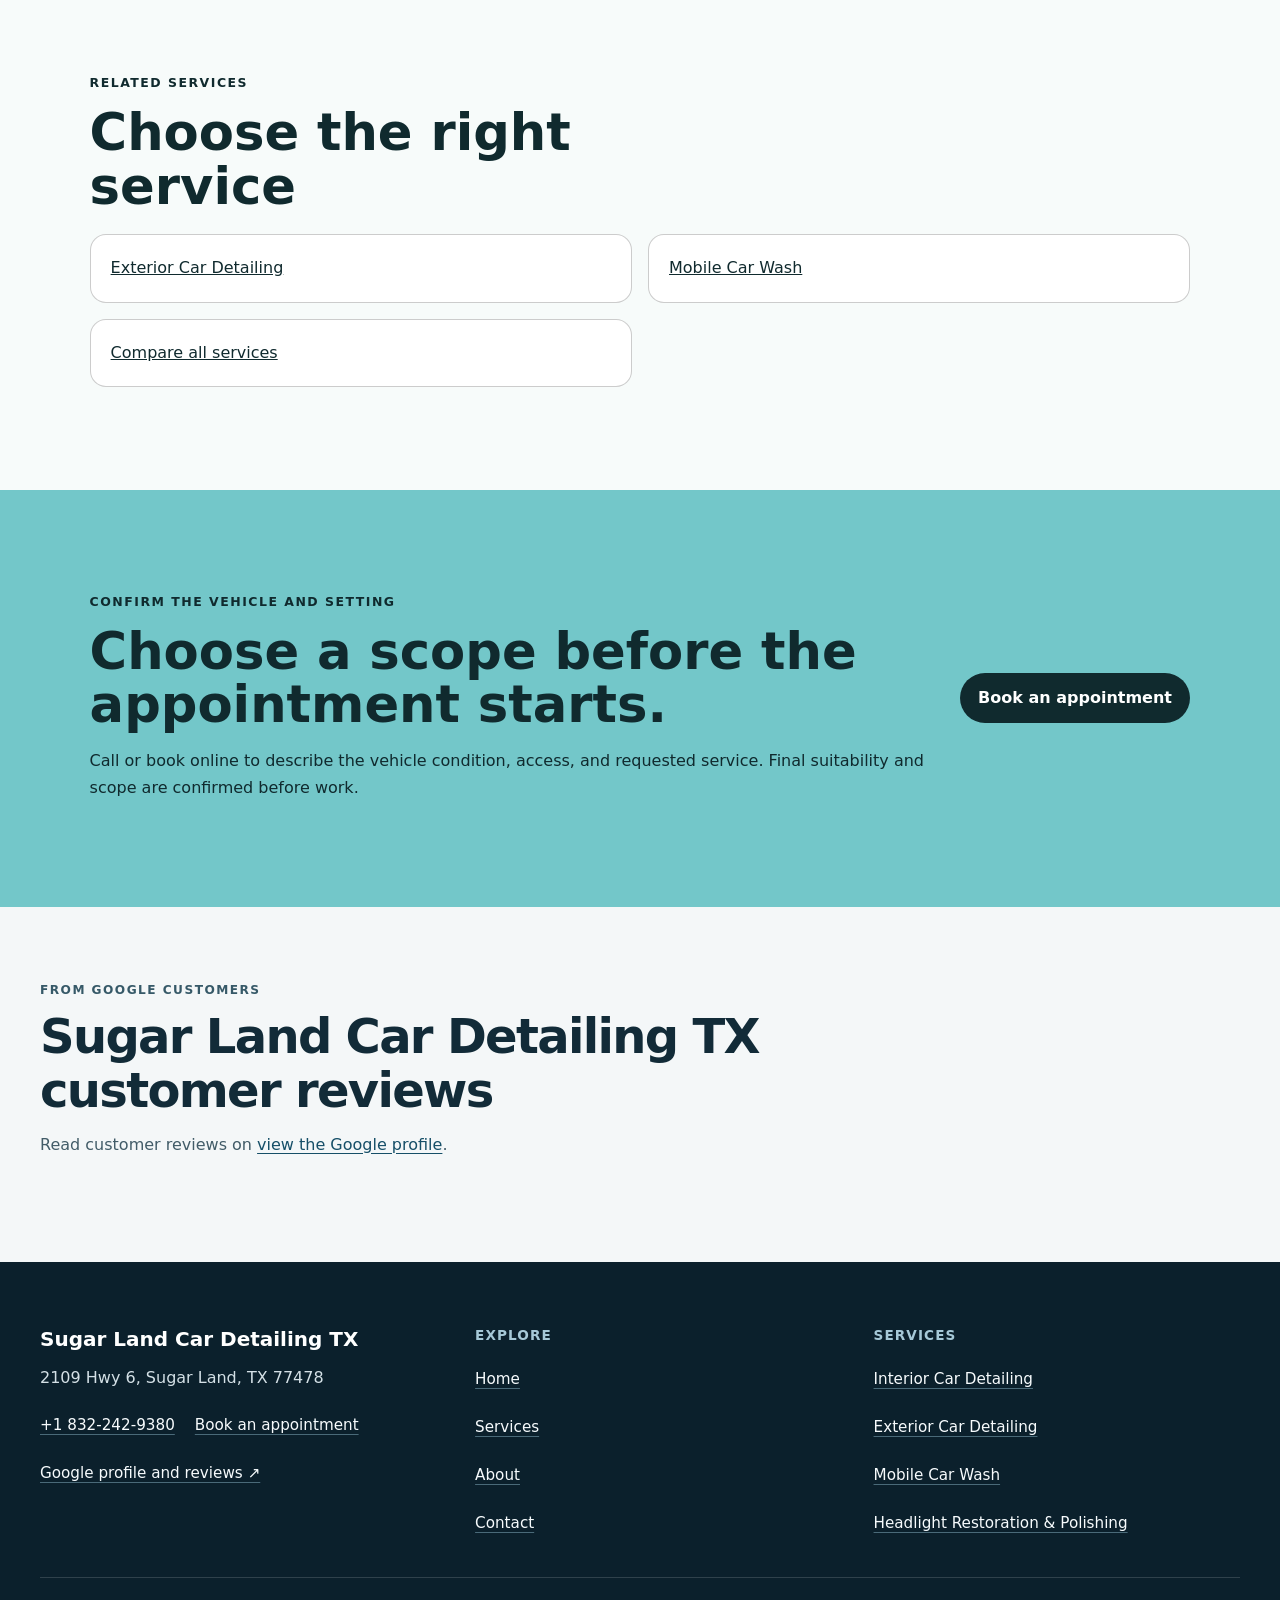
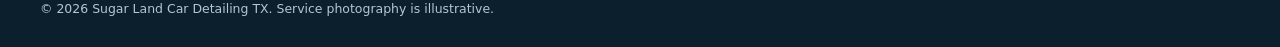
<file: services/headlight-restoration/index.html>
<!doctype html>
<html lang="en"><head>
  <meta charset="utf-8"><meta name="viewport" content="width=device-width,initial-scale=1">
  <title>Headlight Restoration &amp; Polishing in Sugar Land, TX | Sugar Land Car Detailing TX</title>
  <meta name="description" content="Plan headlight restoration and polishing with Sugar Land Car Detailing TX in Sugar Land: documented scope, vehicle preparation, access checks, and limitations.">
  <meta name="robots" content="index, follow, max-image-preview:large, max-snippet:-1">
  <link rel="canonical" href="https://sugarlandcardetailingtx.shop/services/headlight-restoration/">
  <meta property="og:type" content="website"><meta property="og:title" content="Headlight Restoration &amp; Polishing in Sugar Land, TX | Sugar Land Car Detailing TX">
  <meta property="og:description" content="Plan headlight restoration and polishing with Sugar Land Car Detailing TX in Sugar Land: documented scope, vehicle preparation, access checks, and limitations."><meta property="og:url" content="https://sugarlandcardetailingtx.shop/services/headlight-restoration/">
  <meta property="og:image" content="https://sugarlandcardetailingtx.shop/assets/photos/hero-chrome-detail.webp"><meta name="twitter:card" content="summary_large_image">
  <link rel="icon" href="/favicon.svg"><link rel="stylesheet" href="/seo-pages.css"><script type="application/ld+json">{
  "@context": "https://schema.org",
  "@graph": [
    {
      "@type": "BreadcrumbList",
      "@id": "https://sugarlandcardetailingtx.shop/services/headlight-restoration/#breadcrumb",
      "itemListElement": [
        {
          "@type": "ListItem",
          "position": 1,
          "name": "Home",
          "item": "https://sugarlandcardetailingtx.shop/"
        },
        {
          "@type": "ListItem",
          "position": 2,
          "name": "Services",
          "item": "https://sugarlandcardetailingtx.shop/services/"
        },
        {
          "@type": "ListItem",
          "position": 3,
          "name": "Headlight Restoration & Polishing",
          "item": "https://sugarlandcardetailingtx.shop/services/headlight-restoration/"
        }
      ]
    },
    {
      "@type": "WebPage",
      "@id": "https://sugarlandcardetailingtx.shop/services/headlight-restoration/#webpage",
      "url": "https://sugarlandcardetailingtx.shop/services/headlight-restoration/",
      "name": "Headlight Restoration & Polishing in Sugar Land, TX | Sugar Land Car Detailing TX",
      "description": "Plan headlight restoration and polishing with Sugar Land Car Detailing TX in Sugar Land: documented scope, vehicle preparation, access checks, and limitations.",
      "breadcrumb": {
        "@id": "https://sugarlandcardetailingtx.shop/services/headlight-restoration/#breadcrumb"
      },
      "isPartOf": {
        "@id": "https://sugarlandcardetailingtx.shop/#website"
      },
      "about": {
        "@id": "https://sugarlandcardetailingtx.shop/#business"
      }
    },
    {
      "@type": "Service",
      "@id": "https://sugarlandcardetailingtx.shop/services/headlight-restoration/#service",
      "name": "Headlight Restoration & Polishing",
      "serviceType": "headlight restoration and polishing",
      "url": "https://sugarlandcardetailingtx.shop/services/headlight-restoration/",
      "description": "Headlight polishing is a focused appearance service for suitable exterior lens surfaces; it is assessed separately from a full wash or complete detail.",
      "provider": {
        "@id": "https://sugarlandcardetailingtx.shop/#business"
      },
      "areaServed": {
        "@type": "City",
        "name": "Sugar Land"
      }
    },
    {
      "@type": "ImageObject",
      "@id": "https://sugarlandcardetailingtx.shop/services/headlight-restoration/#primaryimage",
      "contentUrl": "https://sugarlandcardetailingtx.shop/assets/photos/hero-chrome-detail.webp",
      "caption": "Illustrative detailing artwork for Sugar Land Car Detailing TX",
      "representativeOfPage": true
    }
  ]
}</script>
<link rel="stylesheet" href="/portfolio-components.css">
</head><body style="--pilot-accent:#73c7c9;--pilot-dark:#102a2e;--pilot-paper:#f7fbfa">
<a class="skip-link" href="#content">Skip to content</a>
<header class="pilot-header"><a class="pilot-brand" href="/"><img src="/assets/photos/hero-chrome-detail.webp" width="48" height="48" alt=""><span>Sugar Land Car Detailing TX</span></a>
<nav aria-label="Primary navigation"><a href="/services/">Services</a><a href="/about/">About</a><a href="/contact/">Contact</a><a class="pilot-call" href="tel:+18322429380">Call</a></nav></header>
<main id="content"><section class="pilot-hero"><div><p class="eyebrow">Headlight lens care</p><h1>Headlight Restoration &amp; Polishing in Sugar Land, TX</h1><p class="pilot-answer">Headlight restoration here refers to evaluating and polishing the accessible outer lens surface. Describe the haze first so it can be distinguished from cracked housings, internal moisture, or a lighting fault that needs repair.</p><p class="pilot-proof">Headlight polishing is on the service menu. Suitability and the expected result depend on the lens condition; no fixed brightness or longevity is promised.</p></div><img alt="Illustrative detailing artwork for Sugar Land Car Detailing TX" fetchpriority="high" height="720" src="/assets/photos/hero-chrome-detail.webp" width="960"/></section>
<nav aria-label="Breadcrumb" class="breadcrumbs"><a href="/">Home</a><span>›</span><a href="/services/">Services</a><span>›</span><span>Headlight Restoration &amp; Polishing</span></nav>
<section class="pilot-section pilot-grid"><div><p class="eyebrow">The service</p><h2>What to discuss before booking</h2><p>Sugar Land Car Detailing TX lists Headlight polishing. Confirm which of these services belong in your appointment and whether the vehicle is suitable.</p><ul class="checklist"><li>Assessment of the accessible outer-lens surface and the condition you report.</li><li>Headlight polishing where the material and condition are suitable for that appearance service.</li><li>A clear distinction between exterior haze and internal moisture, cracks, or an electrical concern.</li><li>An agreed scope and a review of the treated surface afterward.</li></ul></div><aside><h2>When this service fits</h2><p>Headlight polishing may be considered when the visible outer lens looks hazy or weathered. It is a focused request, separate from an ordinary wash. Describe which lamp is affected, whether the issue is on the outside or appears inside the housing, and any previous treatment. The actual lens condition determines whether polishing is an appropriate option.</p></aside></section>
<section class="pilot-section"><p class="eyebrow">A useful first decision</p><h2>Cracks and moisture are different from haze</h2><p>A cloudy appearance is not enough to diagnose the cause. If water is inside the housing, a lens is cracked, or a component is loose, explain that before booking polishing. Cleaning an exterior surface does not seal a leak or repair a damaged housing. The practical first decision is whether the concern belongs to appearance care or a repair provider.</p></section><section class="pilot-section tone"><h2>A focused service needs a focused quote</h2><p>Headlight polishing is a separately listed menu item. Explain whether you want attention to one or both accessible lenses and whether you are also requesting a wash or another detail. Confirm the included work rather than assuming a full-body service contains every add-on. This keeps the appointment tied to the lens concern and makes the completed scope easier to review.</p></section>
<section class="pilot-section pilot-grid"><div><p class="eyebrow">Before the visit</p><h2>Prepare the vehicle and location</h2><p>Point out cracks, condensation, leaks, loose mounts, damaged housings, failed bulbs, and any previous restoration or coating. A photo can help describe the concern, but it cannot establish suitability on its own.</p><p>Confirm that the vehicle can be reached safely and that there is working space around the front of the vehicle. Describe the surface concern before choosing a detailing add-on; a lighting fault should be assessed through the appropriate repair route.</p></div><aside><h2>Know the limits</h2><p>Polishing an outer lens does not repair internal moisture, cracks, leaks, housings, mounts, bulbs, wiring, or other electrical faults. No fixed improvement in brightness, safety, durability, or like-new appearance should be assumed. Suitability and a realistic appearance outcome depend on the lens and its condition.</p></aside></section>
<section class="pilot-section tone"><p class="eyebrow">Appointment planning</p><h2>Agree on the work before it starts</h2><p>Describe the vehicle, the condition, and the areas you want addressed. Confirm the appointment location, access, and any utility requirements. Ask for the included work and quote before booking, then review the agreed areas and any limitations at the end of the visit.</p></section>
<section class="pilot-section"><p class="eyebrow">Questions before booking</p><h2>Headlight Restoration &amp; Polishing FAQs</h2><div class="faq-list"><details><summary>What does headlight polishing address?</summary><p>It is an appearance service for suitable outer-lens surfaces. Exterior haze can be assessed for polishing, but the actual material and condition must be reviewed before work is agreed.</p></details><details><summary>Does polishing fix condensation or water inside a lamp?</summary><p>No. An exterior polish does not fix internal moisture, a leak, or a damaged housing. Describe those signs before booking so a different repair need is not mistaken for surface haze.</p></details><details><summary>Can polishing repair a cracked lens or failed light?</summary><p>No. Cracks, loose mounts, failed bulbs, wiring faults, and similar damage are different repair paths. Headlight polishing should not be represented as a substitute.</p></details><details><summary>Is headlight work included in every detail?</summary><p>No. It is separately listed on the menu. Confirm whether it is part of your quote and whether one or both lenses are being considered.</p></details><details><summary>Will the result last permanently?</summary><p>No fixed lifetime should be assumed. Lens condition, prior treatment, and the agreed work affect expectations. Ask about the intended result and any aftercare without relying on a permanence guarantee.</p></details><details><summary>What should I mention about previous restoration?</summary><p>Share any known polishing, coating, film, tint, impact, or repair around the lamp. That history helps with the suitability discussion.</p></details></div></section>
<section class="pilot-section related"><p class="eyebrow">Related services</p><h2>Choose the right service</h2><div class="related-links"><a href="/services/exterior-car-detailing/">Exterior Car Detailing</a><a href="/services/mobile-car-wash/">Mobile Car Wash</a><a href="/services/">Compare all services</a></div></section>
<section class="pilot-cta"><div><p class="eyebrow">Confirm the vehicle and setting</p><h2>Choose a scope before the appointment starts.</h2><p>Call or book online to describe the vehicle condition, access, and requested service. Final suitability and scope are confirmed before work.</p></div><a class="pilot-button" href="/scheduling">Book an appointment</a></section>
<!-- PORTFOLIO-REVIEWS:START --><section class="portfolio-reviews" aria-labelledby="portfolio-reviews-title"><div class="portfolio-reviews__heading"><div><p class="portfolio-reviews__kicker">From Google customers</p><h2 id="portfolio-reviews-title">Sugar Land Car Detailing TX customer reviews</h2><p class="portfolio-reviews__intro">Read customer reviews on <a href="https://www.google.com/maps?cid=11179928466165731018" target="_blank" rel="noopener noreferrer">view the Google profile</a>.</p></div></div></section><!-- PORTFOLIO-REVIEWS:END -->
</main><footer class="portfolio-footer"><div class="portfolio-footer__grid"><div><strong class="portfolio-footer__name">Sugar Land Car Detailing TX</strong><address>2109 Hwy 6, Sugar Land, TX 77478</address><div class="portfolio-footer__contact"><a href="tel:+18322429380">+1 832-242-9380</a><a href="/scheduling">Book an appointment</a></div><a href="https://www.google.com/maps?cid=11179928466165731018" target="_blank" rel="noopener noreferrer">Google profile and reviews ↗</a></div><div><h2>Explore</h2><nav aria-label="Footer navigation"><a href="/">Home</a><a href="/services/">Services</a><a href="/about/">About</a><a href="/contact/">Contact</a></nav></div><div><h2>Services</h2><nav aria-label="Service pages"><a href="/services/interior-car-detailing/">Interior Car Detailing</a><a href="/services/exterior-car-detailing/">Exterior Car Detailing</a><a href="/services/mobile-car-wash/">Mobile Car Wash</a><a href="/services/headlight-restoration/">Headlight Restoration &amp; Polishing</a></nav></div></div><p class="portfolio-footer__bottom">© <span id="year">2026</span> Sugar Land Car Detailing TX. Service photography is illustrative.</p></footer>
<script src="/portfolio-components.js" defer></script>
</body></html>
</file>
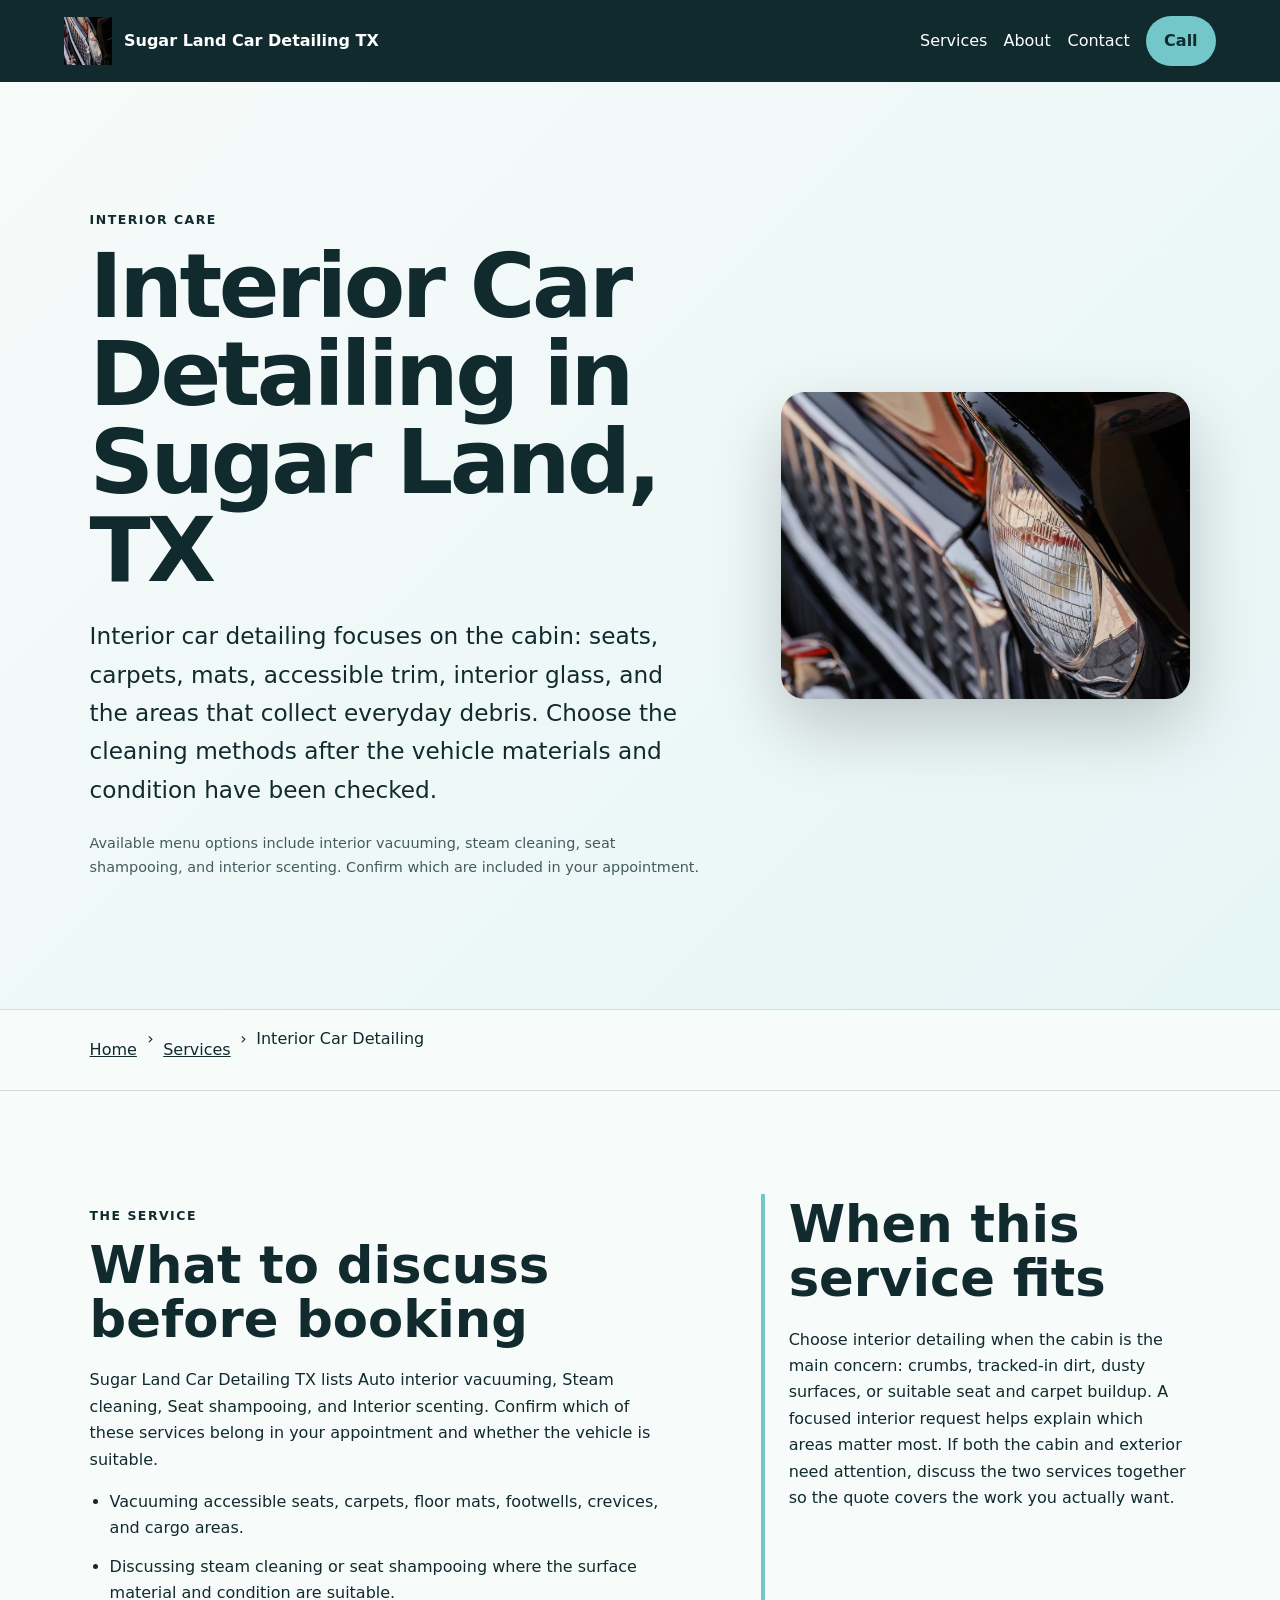
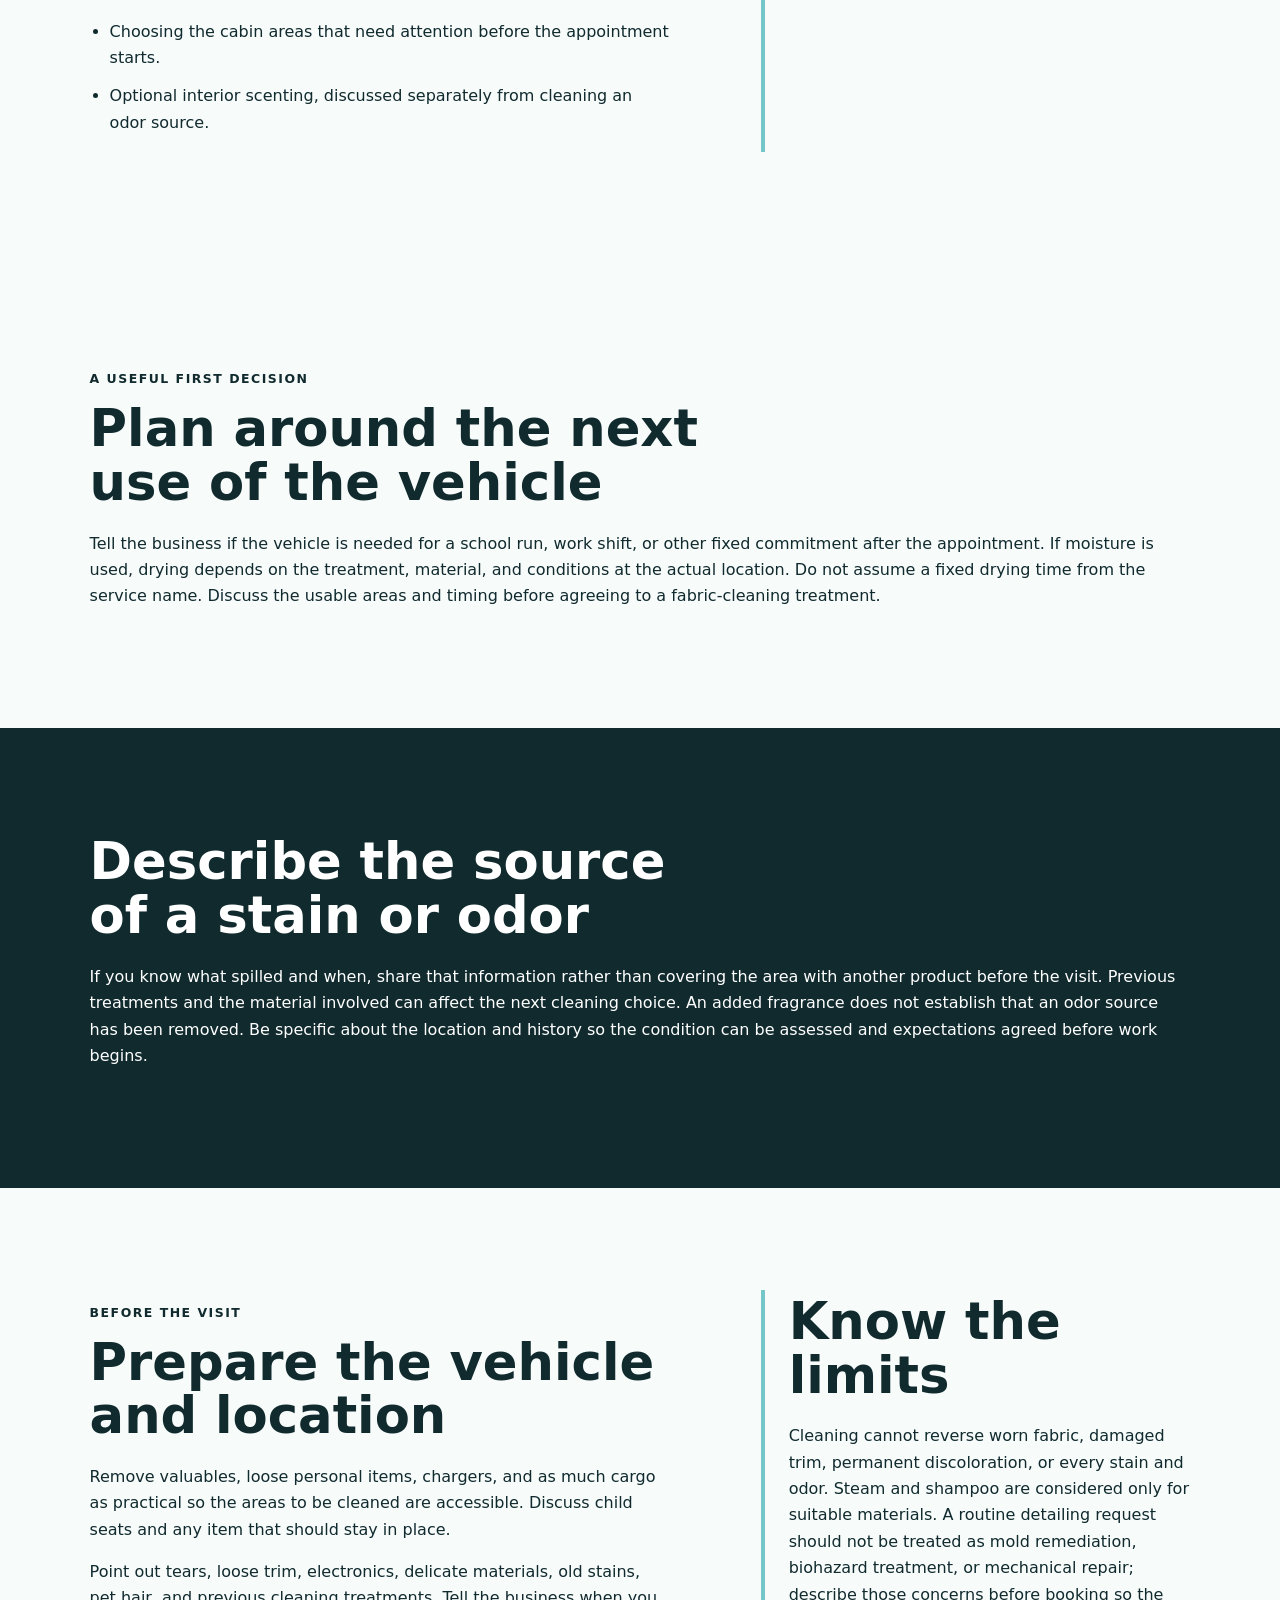
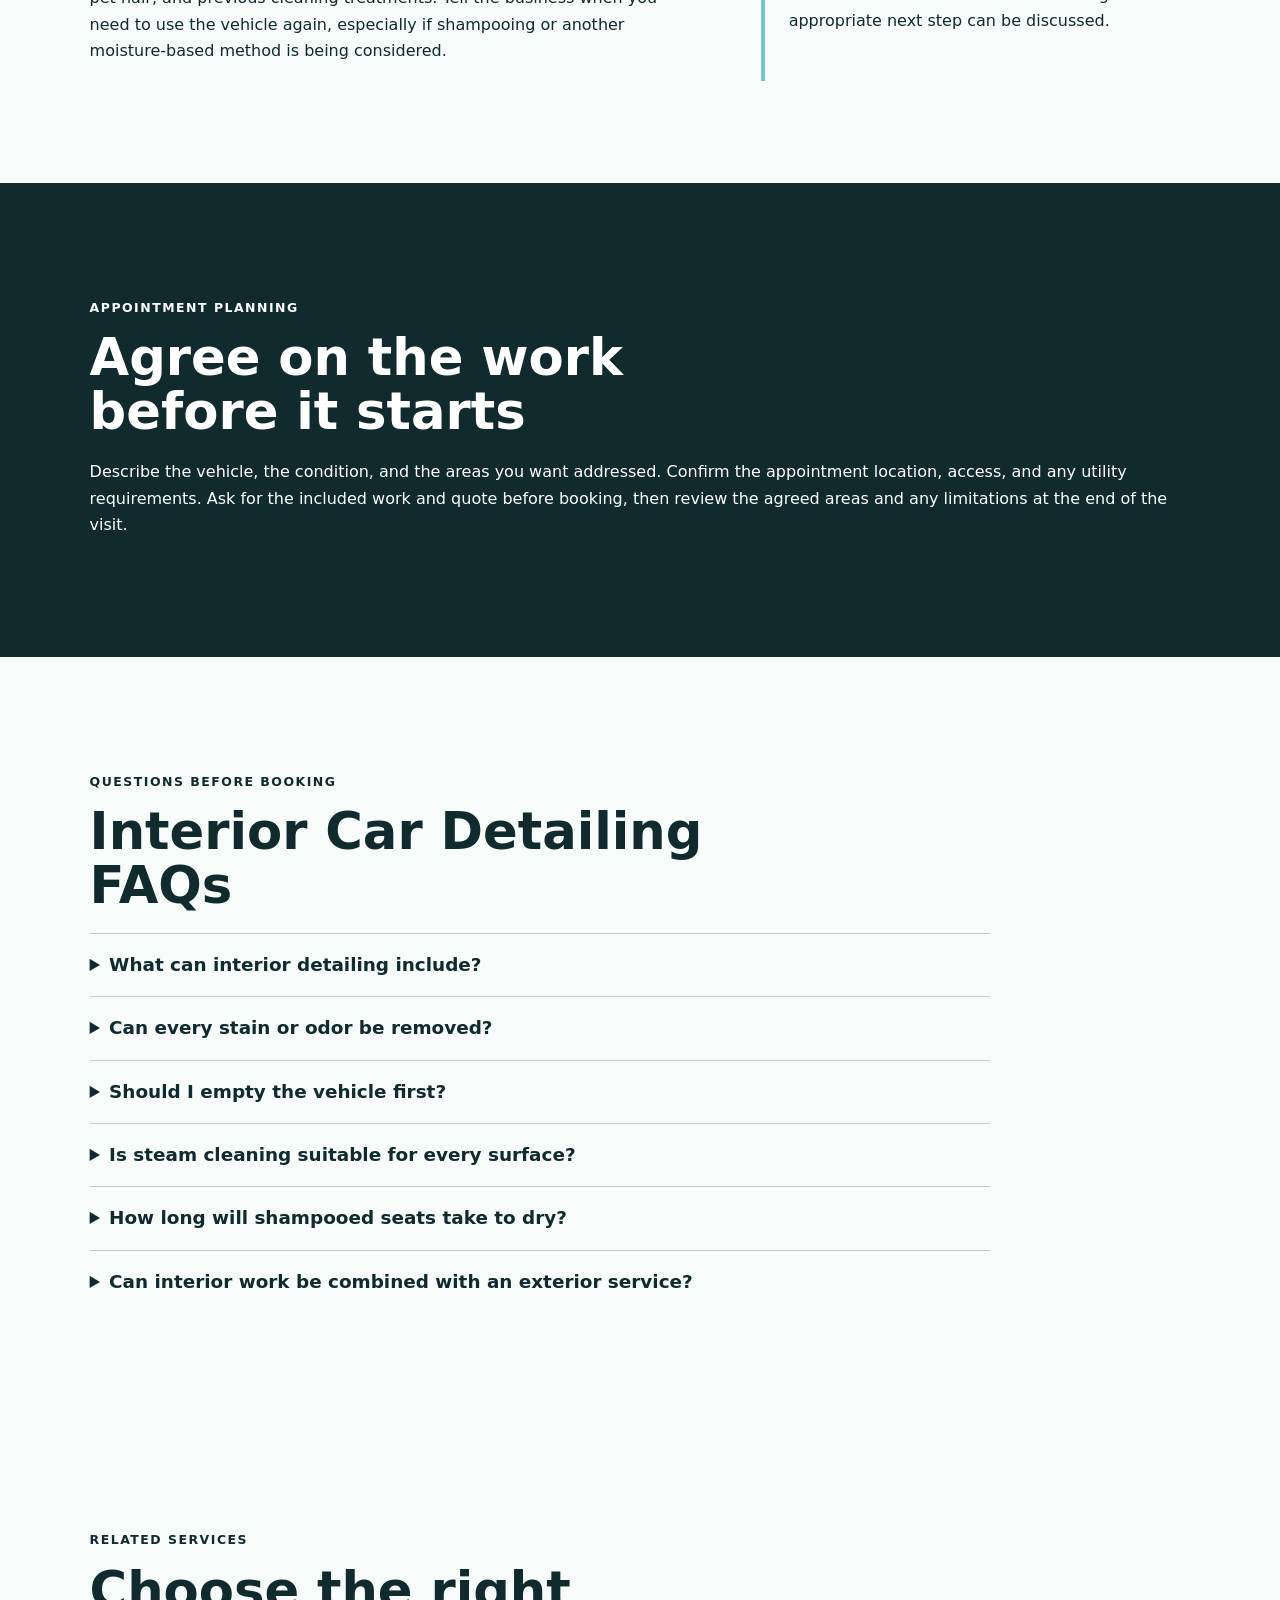
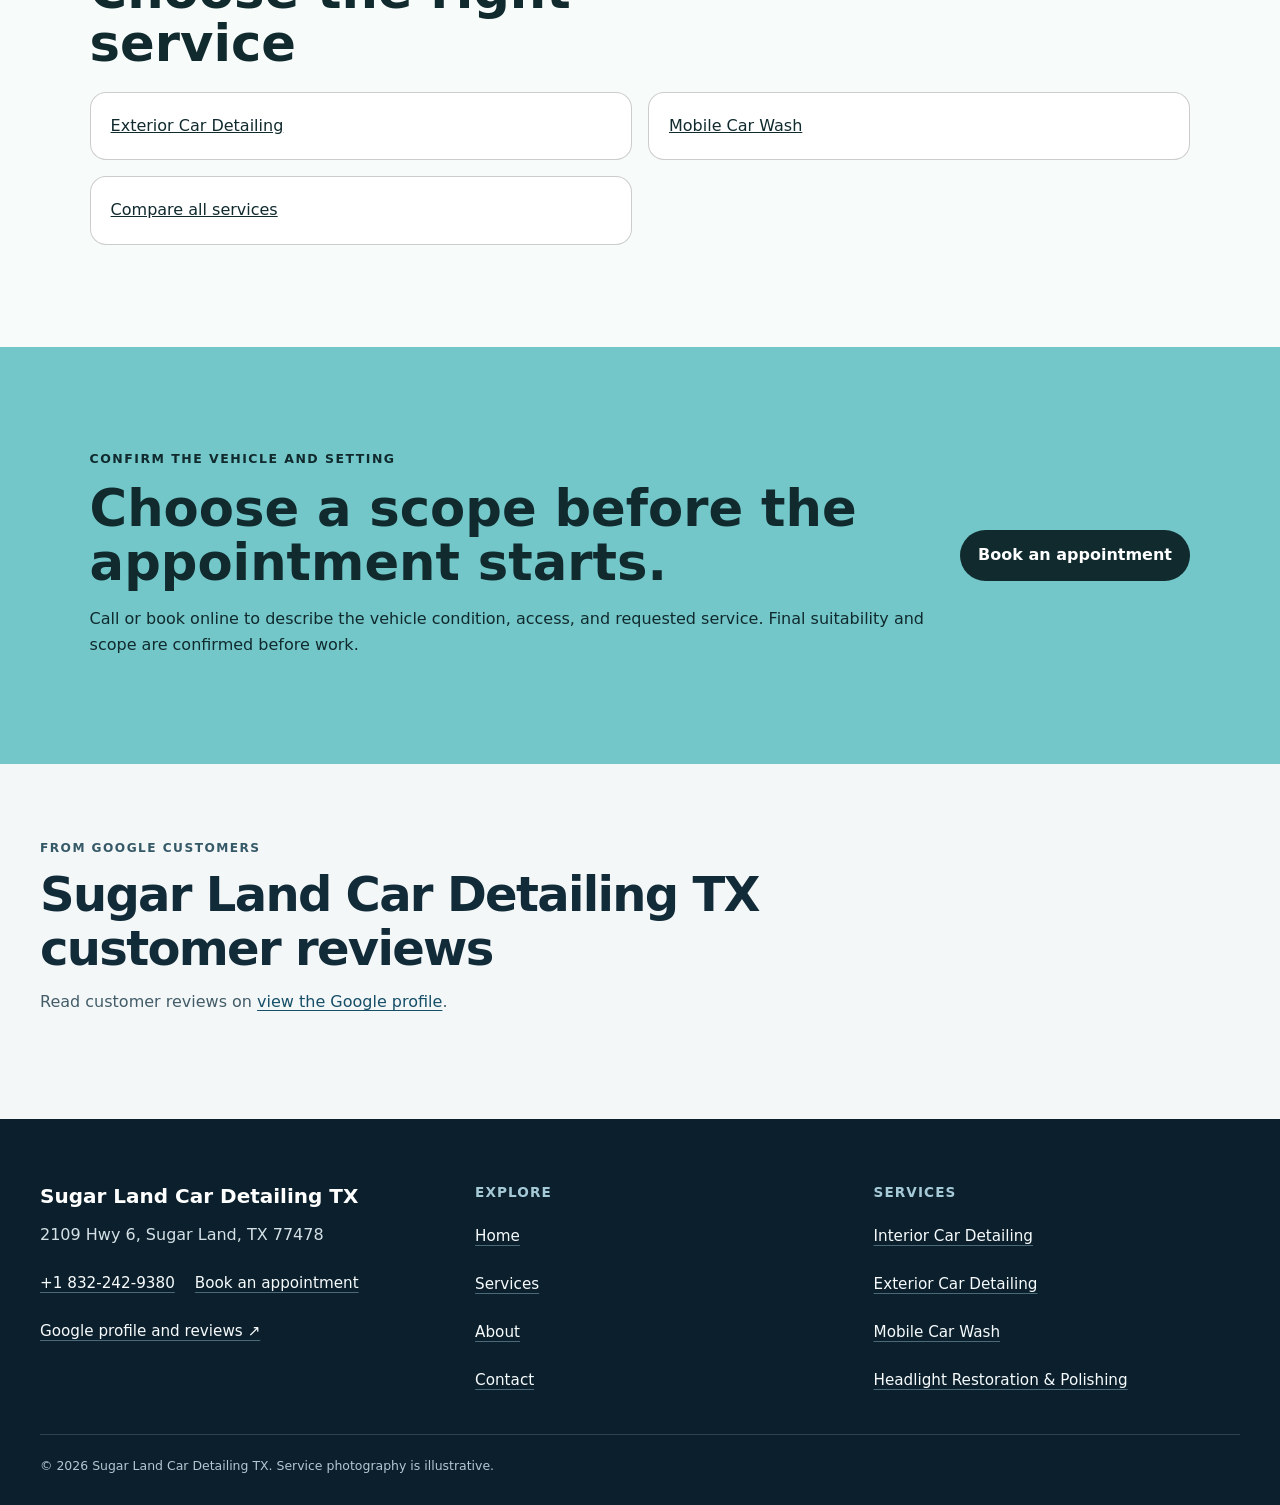
<file: services/interior-car-detailing/index.html>
<!doctype html>
<html lang="en"><head>
  <meta charset="utf-8"><meta name="viewport" content="width=device-width,initial-scale=1">
  <title>Interior Car Detailing in Sugar Land, TX | Sugar Land Car Detailing TX</title>
  <meta name="description" content="Plan interior car detailing with Sugar Land Car Detailing TX in Sugar Land: documented scope, vehicle preparation, access checks, and limitations.">
  <meta name="robots" content="index, follow, max-image-preview:large, max-snippet:-1">
  <link rel="canonical" href="https://sugarlandcardetailingtx.shop/services/interior-car-detailing/">
  <meta property="og:type" content="website"><meta property="og:title" content="Interior Car Detailing in Sugar Land, TX | Sugar Land Car Detailing TX">
  <meta property="og:description" content="Plan interior car detailing with Sugar Land Car Detailing TX in Sugar Land: documented scope, vehicle preparation, access checks, and limitations."><meta property="og:url" content="https://sugarlandcardetailingtx.shop/services/interior-car-detailing/">
  <meta property="og:image" content="https://sugarlandcardetailingtx.shop/assets/photos/hero-chrome-detail.webp"><meta name="twitter:card" content="summary_large_image">
  <link rel="icon" href="/favicon.svg"><link rel="stylesheet" href="/seo-pages.css"><script type="application/ld+json">{
  "@context": "https://schema.org",
  "@graph": [
    {
      "@type": "BreadcrumbList",
      "@id": "https://sugarlandcardetailingtx.shop/services/interior-car-detailing/#breadcrumb",
      "itemListElement": [
        {
          "@type": "ListItem",
          "position": 1,
          "name": "Home",
          "item": "https://sugarlandcardetailingtx.shop/"
        },
        {
          "@type": "ListItem",
          "position": 2,
          "name": "Services",
          "item": "https://sugarlandcardetailingtx.shop/services/"
        },
        {
          "@type": "ListItem",
          "position": 3,
          "name": "Interior Car Detailing",
          "item": "https://sugarlandcardetailingtx.shop/services/interior-car-detailing/"
        }
      ]
    },
    {
      "@type": "WebPage",
      "@id": "https://sugarlandcardetailingtx.shop/services/interior-car-detailing/#webpage",
      "url": "https://sugarlandcardetailingtx.shop/services/interior-car-detailing/",
      "name": "Interior Car Detailing in Sugar Land, TX | Sugar Land Car Detailing TX",
      "description": "Plan interior car detailing with Sugar Land Car Detailing TX in Sugar Land: documented scope, vehicle preparation, access checks, and limitations.",
      "breadcrumb": {
        "@id": "https://sugarlandcardetailingtx.shop/services/interior-car-detailing/#breadcrumb"
      },
      "isPartOf": {
        "@id": "https://sugarlandcardetailingtx.shop/#website"
      },
      "about": {
        "@id": "https://sugarlandcardetailingtx.shop/#business"
      }
    },
    {
      "@type": "Service",
      "@id": "https://sugarlandcardetailingtx.shop/services/interior-car-detailing/#service",
      "name": "Interior Car Detailing",
      "serviceType": "interior car detailing",
      "url": "https://sugarlandcardetailingtx.shop/services/interior-car-detailing/",
      "description": "Interior car detailing focuses on the cabin: visible debris, carpets, floor mats, seats, footwells, crevices, cargo areas, and suitable high-use surfaces.",
      "provider": {
        "@id": "https://sugarlandcardetailingtx.shop/#business"
      },
      "areaServed": {
        "@type": "City",
        "name": "Sugar Land"
      }
    },
    {
      "@type": "ImageObject",
      "@id": "https://sugarlandcardetailingtx.shop/services/interior-car-detailing/#primaryimage",
      "contentUrl": "https://sugarlandcardetailingtx.shop/assets/photos/hero-chrome-detail.webp",
      "caption": "Illustrative detailing artwork for Sugar Land Car Detailing TX",
      "representativeOfPage": true
    }
  ]
}</script>
<link rel="stylesheet" href="/portfolio-components.css">
</head><body style="--pilot-accent:#73c7c9;--pilot-dark:#102a2e;--pilot-paper:#f7fbfa">
<a class="skip-link" href="#content">Skip to content</a>
<header class="pilot-header"><a class="pilot-brand" href="/"><img src="/assets/photos/hero-chrome-detail.webp" width="48" height="48" alt=""><span>Sugar Land Car Detailing TX</span></a>
<nav aria-label="Primary navigation"><a href="/services/">Services</a><a href="/about/">About</a><a href="/contact/">Contact</a><a class="pilot-call" href="tel:+18322429380">Call</a></nav></header>
<main id="content"><section class="pilot-hero"><div><p class="eyebrow">Interior care</p><h1>Interior Car Detailing in Sugar Land, TX</h1><p class="pilot-answer">Interior car detailing focuses on the cabin: seats, carpets, mats, accessible trim, interior glass, and the areas that collect everyday debris. Choose the cleaning methods after the vehicle materials and condition have been checked.</p><p class="pilot-proof">Available menu options include interior vacuuming, steam cleaning, seat shampooing, and interior scenting. Confirm which are included in your appointment.</p></div><img alt="Illustrative detailing artwork for Sugar Land Car Detailing TX" fetchpriority="high" height="720" src="/assets/photos/hero-chrome-detail.webp" width="960"/></section>
<nav aria-label="Breadcrumb" class="breadcrumbs"><a href="/">Home</a><span>›</span><a href="/services/">Services</a><span>›</span><span>Interior Car Detailing</span></nav>
<section class="pilot-section pilot-grid"><div><p class="eyebrow">The service</p><h2>What to discuss before booking</h2><p>Sugar Land Car Detailing TX lists Auto interior vacuuming, Steam cleaning, Seat shampooing, and Interior scenting. Confirm which of these services belong in your appointment and whether the vehicle is suitable.</p><ul class="checklist"><li>Vacuuming accessible seats, carpets, floor mats, footwells, crevices, and cargo areas.</li><li>Discussing steam cleaning or seat shampooing where the surface material and condition are suitable.</li><li>Choosing the cabin areas that need attention before the appointment starts.</li><li>Optional interior scenting, discussed separately from cleaning an odor source.</li></ul></div><aside><h2>When this service fits</h2><p>Choose interior detailing when the cabin is the main concern: crumbs, tracked-in dirt, dusty surfaces, or suitable seat and carpet buildup. A focused interior request helps explain which areas matter most. If both the cabin and exterior need attention, discuss the two services together so the quote covers the work you actually want.</p></aside></section>
<section class="pilot-section"><p class="eyebrow">A useful first decision</p><h2>Plan around the next use of the vehicle</h2><p>Tell the business if the vehicle is needed for a school run, work shift, or other fixed commitment after the appointment. If moisture is used, drying depends on the treatment, material, and conditions at the actual location. Do not assume a fixed drying time from the service name. Discuss the usable areas and timing before agreeing to a fabric-cleaning treatment.</p></section><section class="pilot-section tone"><h2>Describe the source of a stain or odor</h2><p>If you know what spilled and when, share that information rather than covering the area with another product before the visit. Previous treatments and the material involved can affect the next cleaning choice. An added fragrance does not establish that an odor source has been removed. Be specific about the location and history so the condition can be assessed and expectations agreed before work begins.</p></section>
<section class="pilot-section pilot-grid"><div><p class="eyebrow">Before the visit</p><h2>Prepare the vehicle and location</h2><p>Remove valuables, loose personal items, chargers, and as much cargo as practical so the areas to be cleaned are accessible. Discuss child seats and any item that should stay in place.</p><p>Point out tears, loose trim, electronics, delicate materials, old stains, pet hair, and previous cleaning treatments. Tell the business when you need to use the vehicle again, especially if shampooing or another moisture-based method is being considered.</p></div><aside><h2>Know the limits</h2><p>Cleaning cannot reverse worn fabric, damaged trim, permanent discoloration, or every stain and odor. Steam and shampoo are considered only for suitable materials. A routine detailing request should not be treated as mold remediation, biohazard treatment, or mechanical repair; describe those concerns before booking so the appropriate next step can be discussed.</p></aside></section>
<section class="pilot-section tone"><p class="eyebrow">Appointment planning</p><h2>Agree on the work before it starts</h2><p>Describe the vehicle, the condition, and the areas you want addressed. Confirm the appointment location, access, and any utility requirements. Ask for the included work and quote before booking, then review the agreed areas and any limitations at the end of the visit.</p></section>
<section class="pilot-section"><p class="eyebrow">Questions before booking</p><h2>Interior Car Detailing FAQs</h2><div class="faq-list"><details><summary>What can interior detailing include?</summary><p>The menu includes interior vacuuming, steam cleaning, seat shampooing, and interior scenting. The exact combination depends on the vehicle, the material, and the scope agreed before the visit; each method is not automatically included in every request.</p></details><details><summary>Can every stain or odor be removed?</summary><p>No result should be promised without assessing the material and cause. Old stains, prior treatments, permanent discoloration, and an inaccessible odor source can limit what cleaning achieves.</p></details><details><summary>Should I empty the vehicle first?</summary><p>Remove valuables and as many loose belongings as practical. Discuss child seats, cargo, and items that need to stay in place so access and priorities are clear.</p></details><details><summary>Is steam cleaning suitable for every surface?</summary><p>No. Steam is considered only for suitable materials and conditions. Tell the business about electronics, delicate trim, existing damage, and previous treatments before a method is agreed.</p></details><details><summary>How long will shampooed seats take to dry?</summary><p>There is no single drying time for every vehicle. The treatment, material, airflow, and appointment conditions matter. Explain when the vehicle must return to use and confirm drying expectations before booking.</p></details><details><summary>Can interior work be combined with an exterior service?</summary><p>Interior and exterior services are both on the menu. Ask for a combined quote and confirm the included work rather than assuming an exterior wash is part of every interior appointment.</p></details></div></section>
<section class="pilot-section related"><p class="eyebrow">Related services</p><h2>Choose the right service</h2><div class="related-links"><a href="/services/exterior-car-detailing/">Exterior Car Detailing</a><a href="/services/mobile-car-wash/">Mobile Car Wash</a><a href="/services/">Compare all services</a></div></section>
<section class="pilot-cta"><div><p class="eyebrow">Confirm the vehicle and setting</p><h2>Choose a scope before the appointment starts.</h2><p>Call or book online to describe the vehicle condition, access, and requested service. Final suitability and scope are confirmed before work.</p></div><a class="pilot-button" href="/scheduling">Book an appointment</a></section>
<!-- PORTFOLIO-REVIEWS:START --><section class="portfolio-reviews" aria-labelledby="portfolio-reviews-title"><div class="portfolio-reviews__heading"><div><p class="portfolio-reviews__kicker">From Google customers</p><h2 id="portfolio-reviews-title">Sugar Land Car Detailing TX customer reviews</h2><p class="portfolio-reviews__intro">Read customer reviews on <a href="https://www.google.com/maps?cid=11179928466165731018" target="_blank" rel="noopener noreferrer">view the Google profile</a>.</p></div></div></section><!-- PORTFOLIO-REVIEWS:END -->
</main><footer class="portfolio-footer"><div class="portfolio-footer__grid"><div><strong class="portfolio-footer__name">Sugar Land Car Detailing TX</strong><address>2109 Hwy 6, Sugar Land, TX 77478</address><div class="portfolio-footer__contact"><a href="tel:+18322429380">+1 832-242-9380</a><a href="/scheduling">Book an appointment</a></div><a href="https://www.google.com/maps?cid=11179928466165731018" target="_blank" rel="noopener noreferrer">Google profile and reviews ↗</a></div><div><h2>Explore</h2><nav aria-label="Footer navigation"><a href="/">Home</a><a href="/services/">Services</a><a href="/about/">About</a><a href="/contact/">Contact</a></nav></div><div><h2>Services</h2><nav aria-label="Service pages"><a href="/services/interior-car-detailing/">Interior Car Detailing</a><a href="/services/exterior-car-detailing/">Exterior Car Detailing</a><a href="/services/mobile-car-wash/">Mobile Car Wash</a><a href="/services/headlight-restoration/">Headlight Restoration &amp; Polishing</a></nav></div></div><p class="portfolio-footer__bottom">© <span id="year">2026</span> Sugar Land Car Detailing TX. Service photography is illustrative.</p></footer>
<script src="/portfolio-components.js" defer></script>
</body></html>
</file>
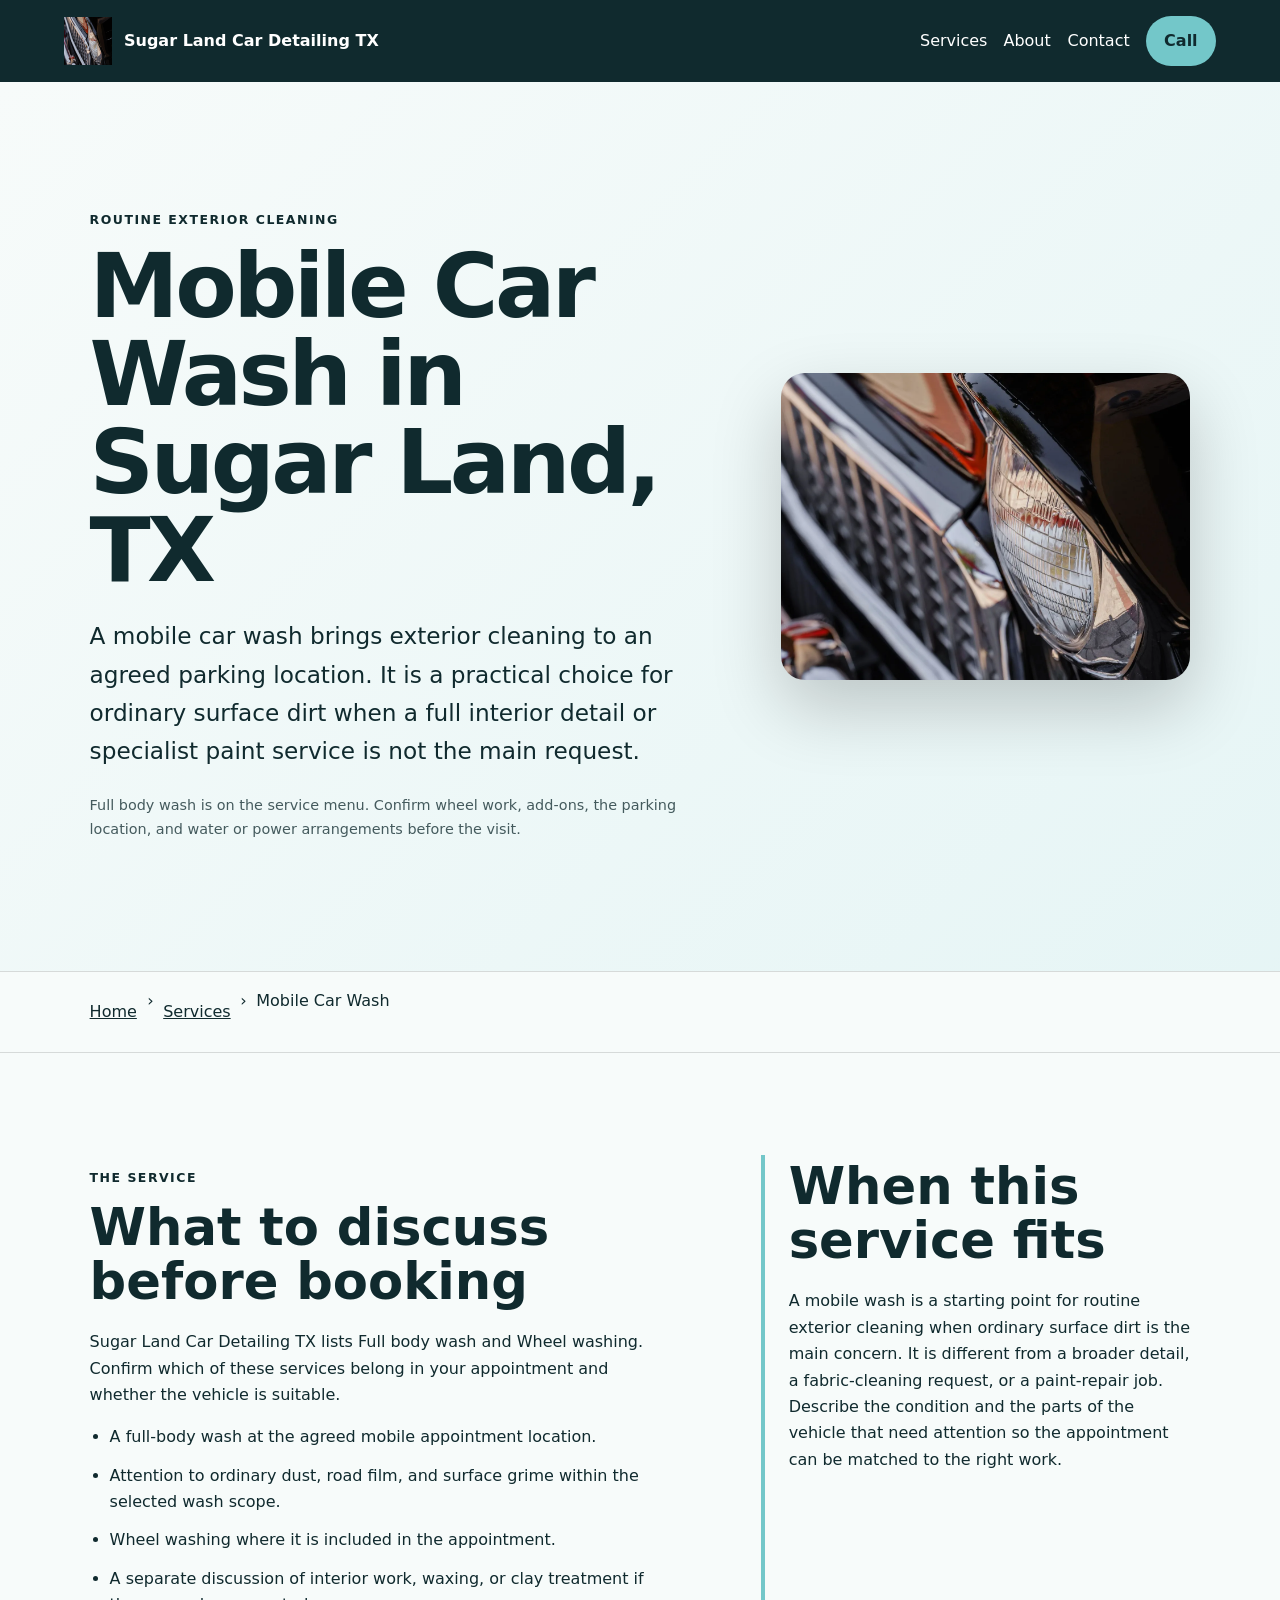
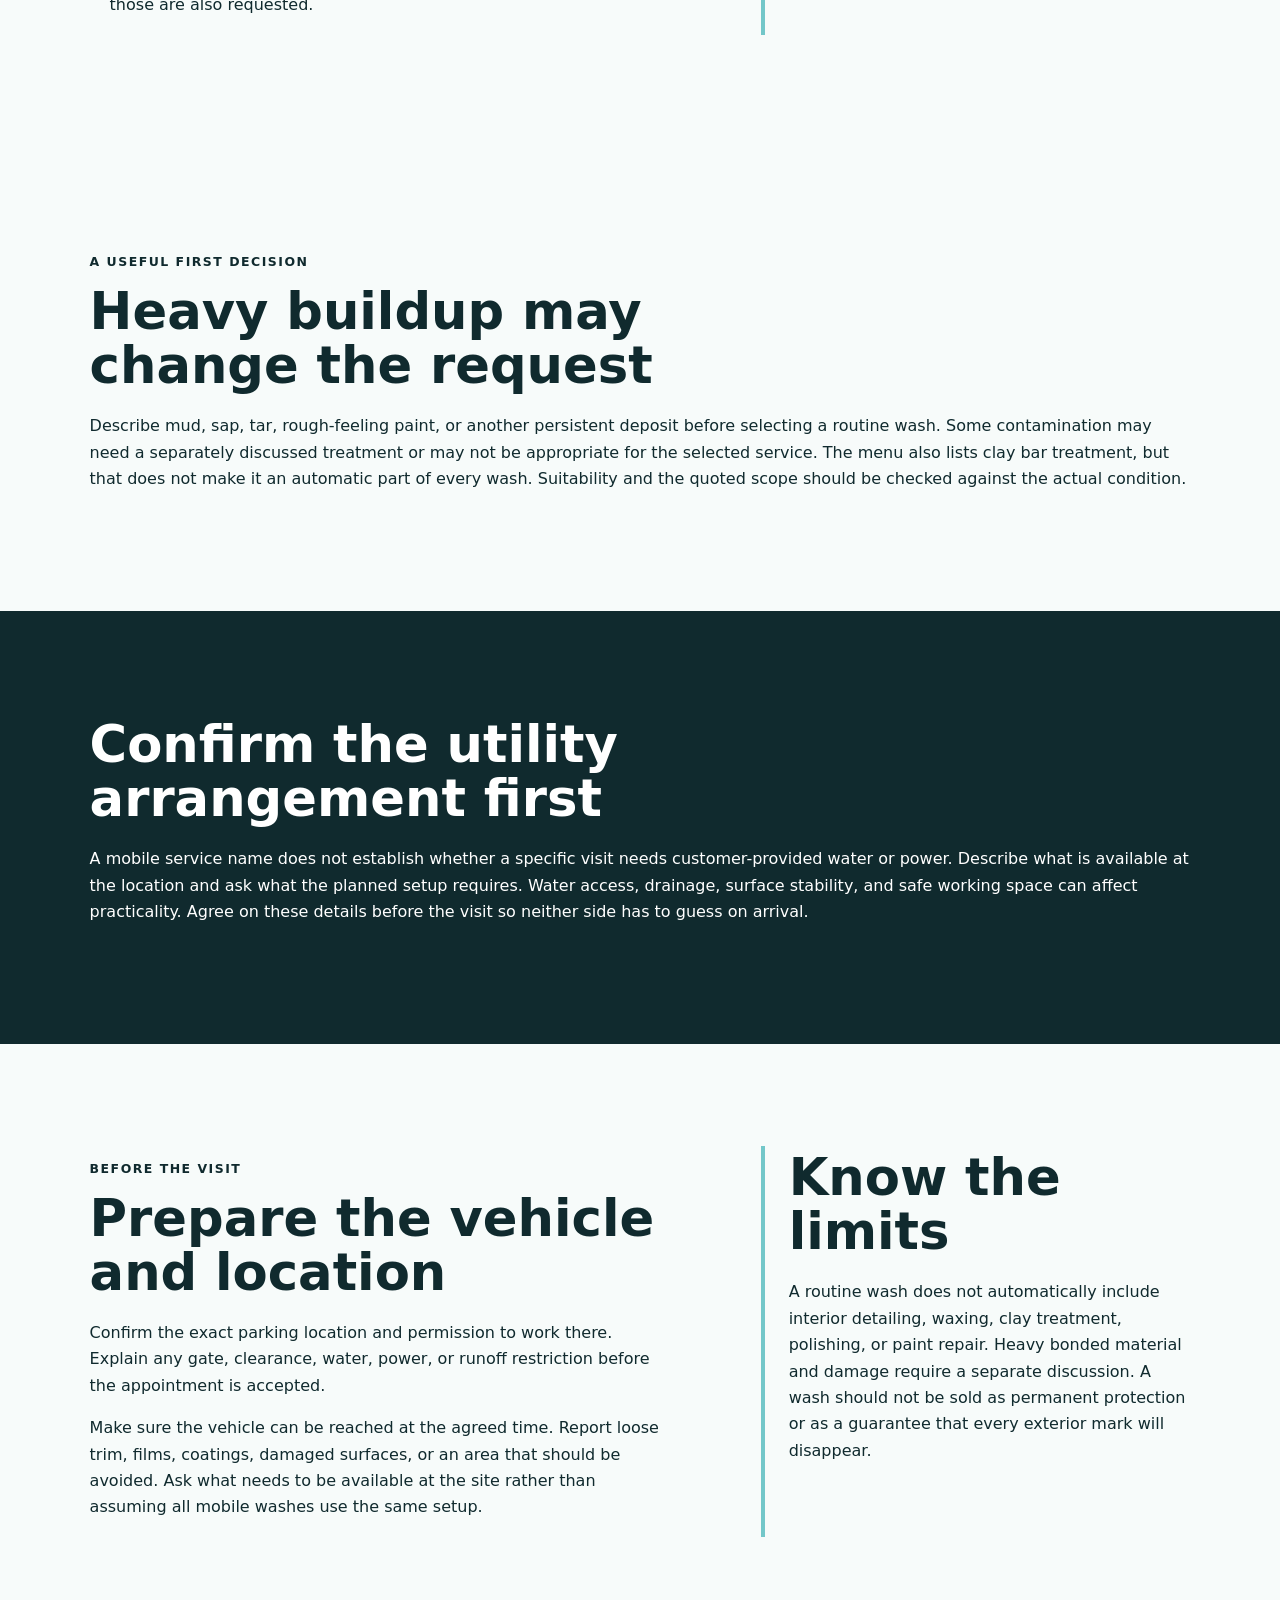
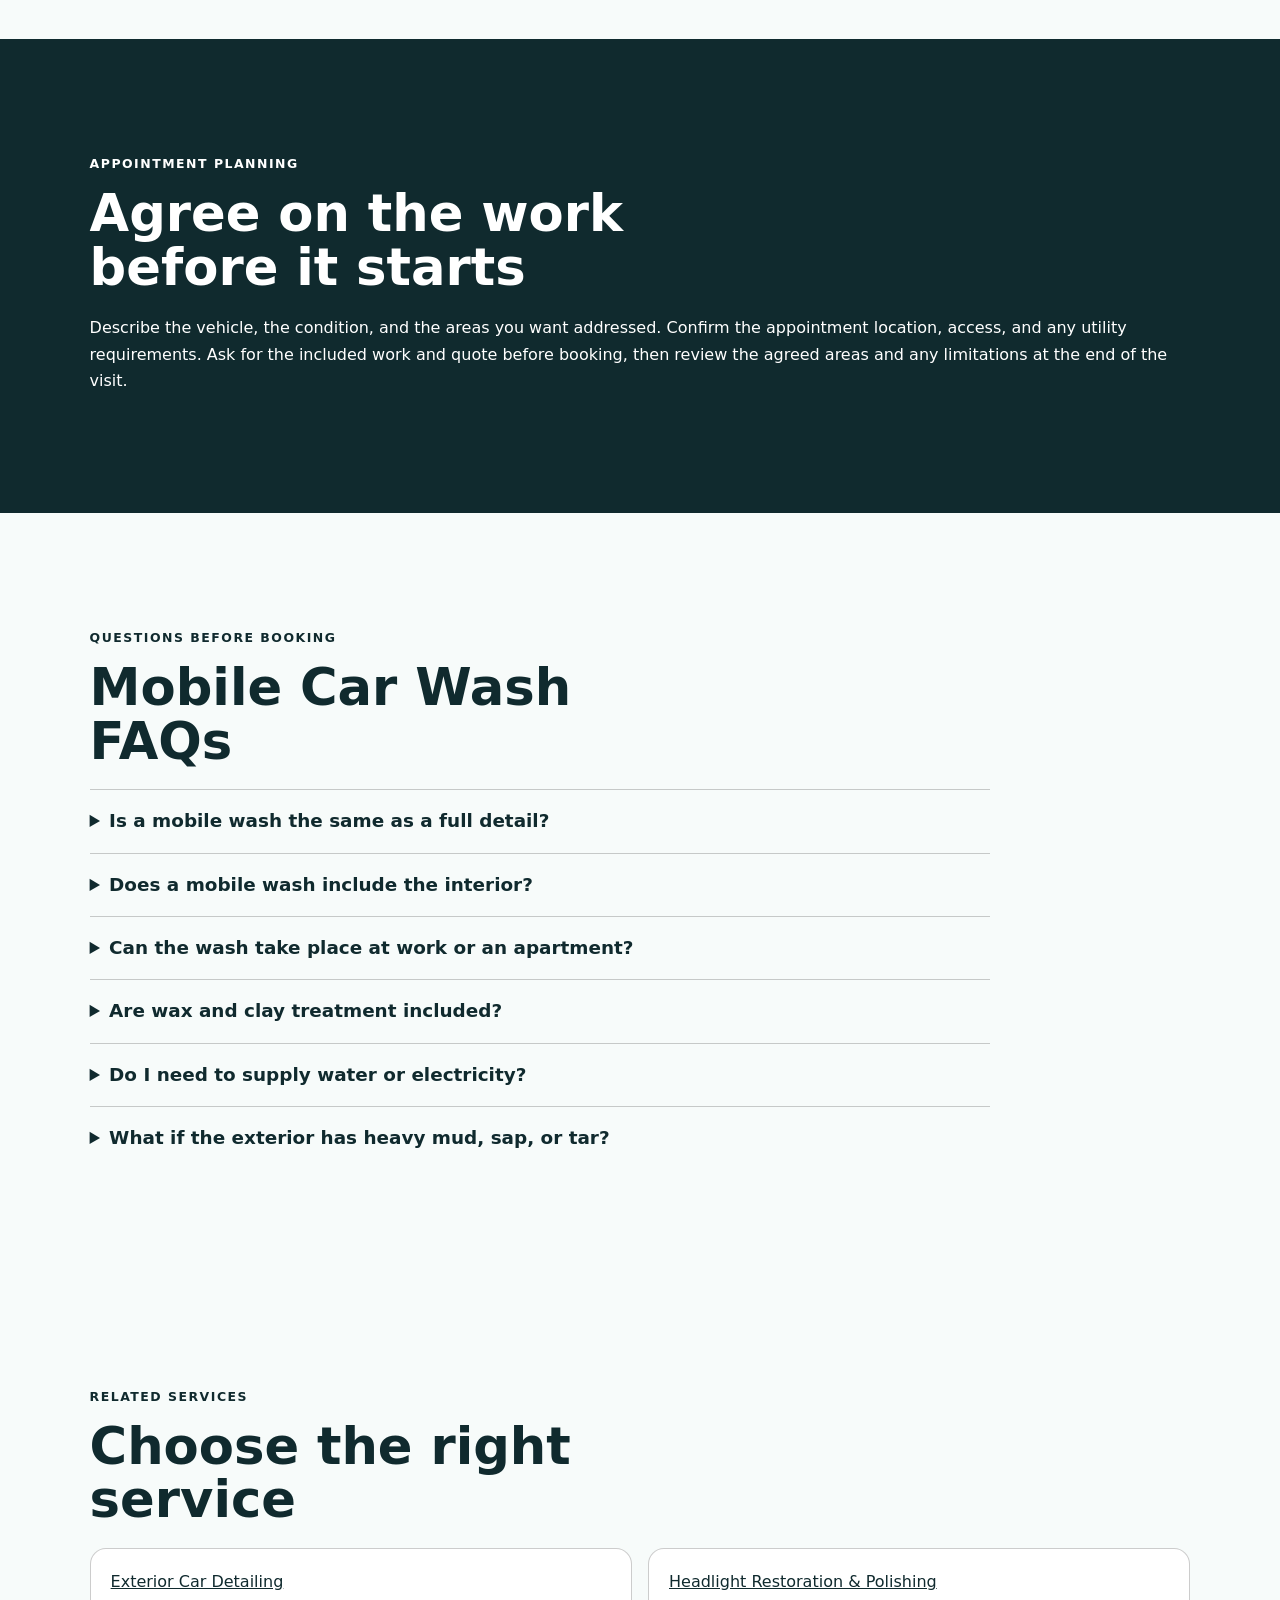
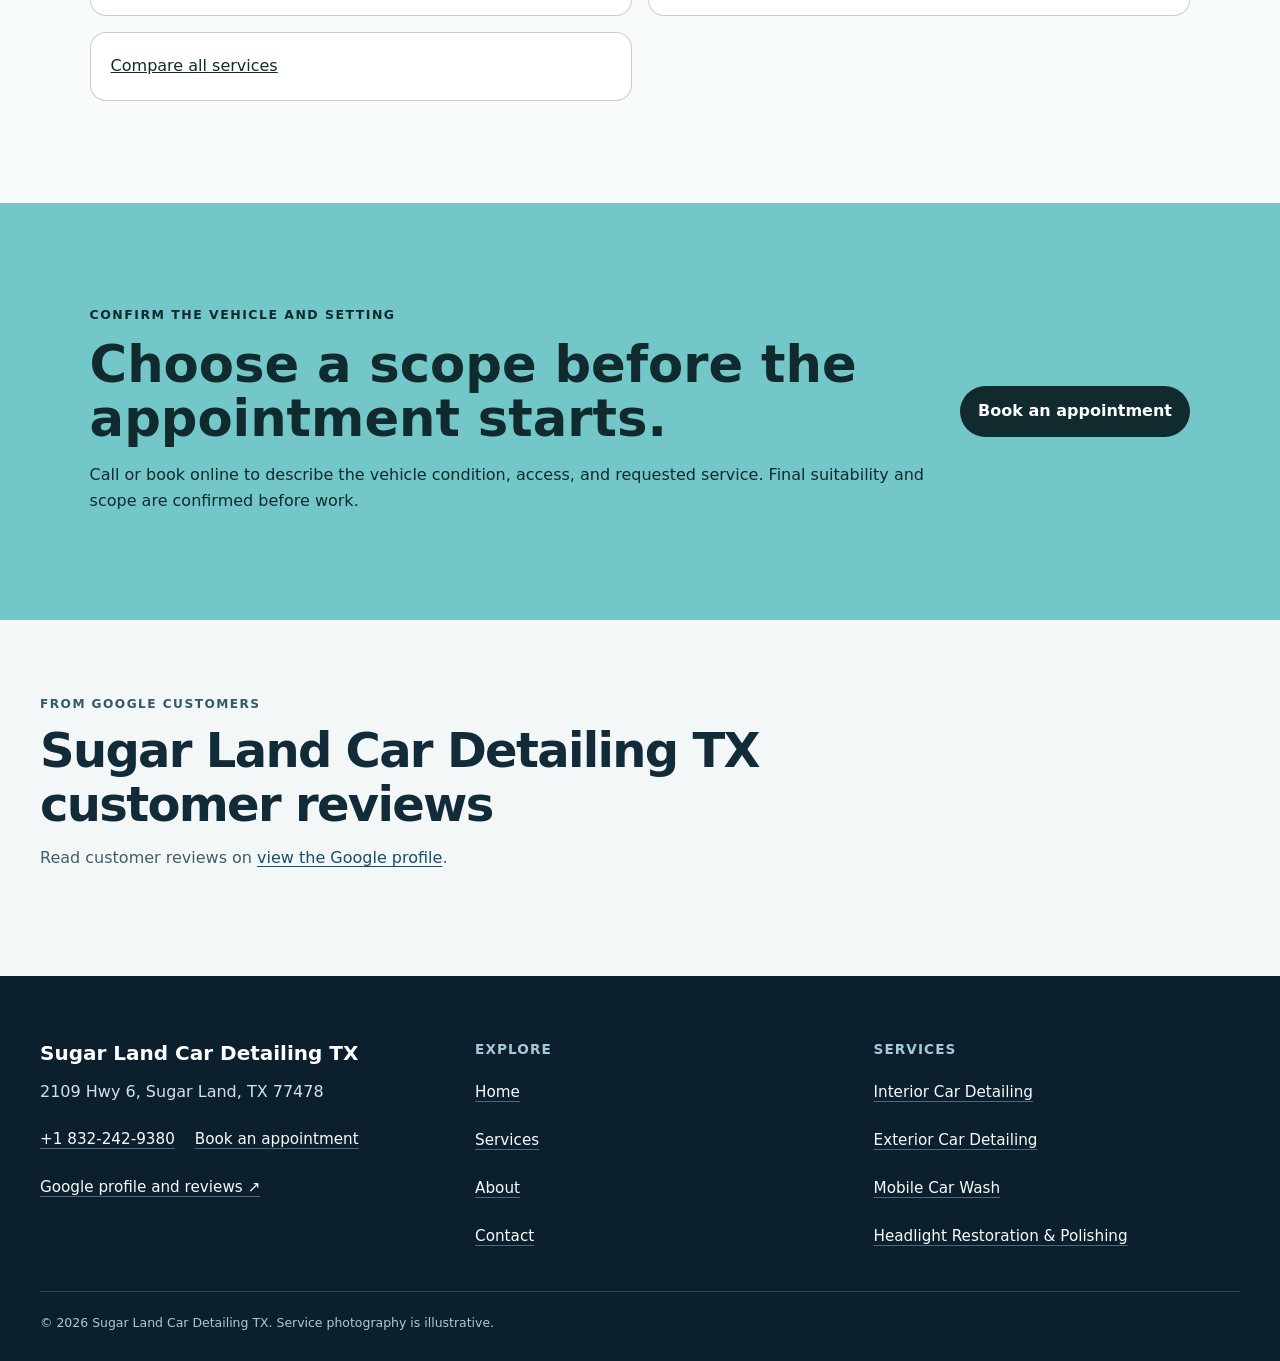
<file: services/mobile-car-wash/index.html>
<!doctype html>
<html lang="en"><head>
  <meta charset="utf-8"><meta name="viewport" content="width=device-width,initial-scale=1">
  <title>Mobile Car Wash in Sugar Land, TX | Sugar Land Car Detailing TX</title>
  <meta name="description" content="Plan mobile car wash with Sugar Land Car Detailing TX in Sugar Land: documented scope, vehicle preparation, access checks, and limitations.">
  <meta name="robots" content="index, follow, max-image-preview:large, max-snippet:-1">
  <link rel="canonical" href="https://sugarlandcardetailingtx.shop/services/mobile-car-wash/">
  <meta property="og:type" content="website"><meta property="og:title" content="Mobile Car Wash in Sugar Land, TX | Sugar Land Car Detailing TX">
  <meta property="og:description" content="Plan mobile car wash with Sugar Land Car Detailing TX in Sugar Land: documented scope, vehicle preparation, access checks, and limitations."><meta property="og:url" content="https://sugarlandcardetailingtx.shop/services/mobile-car-wash/">
  <meta property="og:image" content="https://sugarlandcardetailingtx.shop/assets/photos/hero-chrome-detail.webp"><meta name="twitter:card" content="summary_large_image">
  <link rel="icon" href="/favicon.svg"><link rel="stylesheet" href="/seo-pages.css"><script type="application/ld+json">{
  "@context": "https://schema.org",
  "@graph": [
    {
      "@type": "BreadcrumbList",
      "@id": "https://sugarlandcardetailingtx.shop/services/mobile-car-wash/#breadcrumb",
      "itemListElement": [
        {
          "@type": "ListItem",
          "position": 1,
          "name": "Home",
          "item": "https://sugarlandcardetailingtx.shop/"
        },
        {
          "@type": "ListItem",
          "position": 2,
          "name": "Services",
          "item": "https://sugarlandcardetailingtx.shop/services/"
        },
        {
          "@type": "ListItem",
          "position": 3,
          "name": "Mobile Car Wash",
          "item": "https://sugarlandcardetailingtx.shop/services/mobile-car-wash/"
        }
      ]
    },
    {
      "@type": "WebPage",
      "@id": "https://sugarlandcardetailingtx.shop/services/mobile-car-wash/#webpage",
      "url": "https://sugarlandcardetailingtx.shop/services/mobile-car-wash/",
      "name": "Mobile Car Wash in Sugar Land, TX | Sugar Land Car Detailing TX",
      "description": "Plan mobile car wash with Sugar Land Car Detailing TX in Sugar Land: documented scope, vehicle preparation, access checks, and limitations.",
      "breadcrumb": {
        "@id": "https://sugarlandcardetailingtx.shop/services/mobile-car-wash/#breadcrumb"
      },
      "isPartOf": {
        "@id": "https://sugarlandcardetailingtx.shop/#website"
      },
      "about": {
        "@id": "https://sugarlandcardetailingtx.shop/#business"
      }
    },
    {
      "@type": "Service",
      "@id": "https://sugarlandcardetailingtx.shop/services/mobile-car-wash/#service",
      "name": "Mobile Car Wash",
      "serviceType": "mobile car wash",
      "url": "https://sugarlandcardetailingtx.shop/services/mobile-car-wash/",
      "description": "A mobile car wash is the routine-cleaning option in the documented menu: a full-body wash brought to the agreed location, with wheel washing available when it is included in the appointment.",
      "provider": {
        "@id": "https://sugarlandcardetailingtx.shop/#business"
      },
      "areaServed": {
        "@type": "City",
        "name": "Sugar Land"
      }
    },
    {
      "@type": "ImageObject",
      "@id": "https://sugarlandcardetailingtx.shop/services/mobile-car-wash/#primaryimage",
      "contentUrl": "https://sugarlandcardetailingtx.shop/assets/photos/hero-chrome-detail.webp",
      "caption": "Illustrative detailing artwork for Sugar Land Car Detailing TX",
      "representativeOfPage": true
    }
  ]
}</script>
<link rel="stylesheet" href="/portfolio-components.css">
</head><body style="--pilot-accent:#73c7c9;--pilot-dark:#102a2e;--pilot-paper:#f7fbfa">
<a class="skip-link" href="#content">Skip to content</a>
<header class="pilot-header"><a class="pilot-brand" href="/"><img src="/assets/photos/hero-chrome-detail.webp" width="48" height="48" alt=""><span>Sugar Land Car Detailing TX</span></a>
<nav aria-label="Primary navigation"><a href="/services/">Services</a><a href="/about/">About</a><a href="/contact/">Contact</a><a class="pilot-call" href="tel:+18322429380">Call</a></nav></header>
<main id="content"><section class="pilot-hero"><div><p class="eyebrow">Routine exterior cleaning</p><h1>Mobile Car Wash in Sugar Land, TX</h1><p class="pilot-answer">A mobile car wash brings exterior cleaning to an agreed parking location. It is a practical choice for ordinary surface dirt when a full interior detail or specialist paint service is not the main request.</p><p class="pilot-proof">Full body wash is on the service menu. Confirm wheel work, add-ons, the parking location, and water or power arrangements before the visit.</p></div><img alt="Illustrative detailing artwork for Sugar Land Car Detailing TX" fetchpriority="high" height="720" src="/assets/photos/hero-chrome-detail.webp" width="960"/></section>
<nav aria-label="Breadcrumb" class="breadcrumbs"><a href="/">Home</a><span>›</span><a href="/services/">Services</a><span>›</span><span>Mobile Car Wash</span></nav>
<section class="pilot-section pilot-grid"><div><p class="eyebrow">The service</p><h2>What to discuss before booking</h2><p>Sugar Land Car Detailing TX lists Full body wash and Wheel washing. Confirm which of these services belong in your appointment and whether the vehicle is suitable.</p><ul class="checklist"><li>A full-body wash at the agreed mobile appointment location.</li><li>Attention to ordinary dust, road film, and surface grime within the selected wash scope.</li><li>Wheel washing where it is included in the appointment.</li><li>A separate discussion of interior work, waxing, or clay treatment if those are also requested.</li></ul></div><aside><h2>When this service fits</h2><p>A mobile wash is a starting point for routine exterior cleaning when ordinary surface dirt is the main concern. It is different from a broader detail, a fabric-cleaning request, or a paint-repair job. Describe the condition and the parts of the vehicle that need attention so the appointment can be matched to the right work.</p></aside></section>
<section class="pilot-section"><p class="eyebrow">A useful first decision</p><h2>Heavy buildup may change the request</h2><p>Describe mud, sap, tar, rough-feeling paint, or another persistent deposit before selecting a routine wash. Some contamination may need a separately discussed treatment or may not be appropriate for the selected service. The menu also lists clay bar treatment, but that does not make it an automatic part of every wash. Suitability and the quoted scope should be checked against the actual condition.</p></section><section class="pilot-section tone"><h2>Confirm the utility arrangement first</h2><p>A mobile service name does not establish whether a specific visit needs customer-provided water or power. Describe what is available at the location and ask what the planned setup requires. Water access, drainage, surface stability, and safe working space can affect practicality. Agree on these details before the visit so neither side has to guess on arrival.</p></section>
<section class="pilot-section pilot-grid"><div><p class="eyebrow">Before the visit</p><h2>Prepare the vehicle and location</h2><p>Confirm the exact parking location and permission to work there. Explain any gate, clearance, water, power, or runoff restriction before the appointment is accepted.</p><p>Make sure the vehicle can be reached at the agreed time. Report loose trim, films, coatings, damaged surfaces, or an area that should be avoided. Ask what needs to be available at the site rather than assuming all mobile washes use the same setup.</p></div><aside><h2>Know the limits</h2><p>A routine wash does not automatically include interior detailing, waxing, clay treatment, polishing, or paint repair. Heavy bonded material and damage require a separate discussion. A wash should not be sold as permanent protection or as a guarantee that every exterior mark will disappear.</p></aside></section>
<section class="pilot-section tone"><p class="eyebrow">Appointment planning</p><h2>Agree on the work before it starts</h2><p>Describe the vehicle, the condition, and the areas you want addressed. Confirm the appointment location, access, and any utility requirements. Ask for the included work and quote before booking, then review the agreed areas and any limitations at the end of the visit.</p></section>
<section class="pilot-section"><p class="eyebrow">Questions before booking</p><h2>Mobile Car Wash FAQs</h2><div class="faq-list"><details><summary>Is a mobile wash the same as a full detail?</summary><p>No. A mobile wash focuses on routine exterior cleaning. Interior detailing and other appearance treatments have their own scope and should be requested separately.</p></details><details><summary>Does a mobile wash include the interior?</summary><p>Not automatically. Interior vacuuming, steam cleaning, and seat shampooing are separate menu choices. Explain both interior and exterior needs if you want a combined appointment.</p></details><details><summary>Can the wash take place at work or an apartment?</summary><p>The location must allow the work and provide suitable access. Confirm property permission and any site restrictions before booking; the address alone does not establish approval.</p></details><details><summary>Are wax and clay treatment included?</summary><p>They are separately listed services. Ask whether either is appropriate and included in the quote rather than assuming a routine wash includes them.</p></details><details><summary>Do I need to supply water or electricity?</summary><p>Ask before booking and describe what is available at the location. The required utility setup is confirmed for the appointment rather than inferred from the phrase mobile wash.</p></details><details><summary>What if the exterior has heavy mud, sap, or tar?</summary><p>Describe it before the quote is agreed. Persistent buildup may need a different scope or separate assessment; ordinary washing should not imply removal of every type of contamination.</p></details></div></section>
<section class="pilot-section related"><p class="eyebrow">Related services</p><h2>Choose the right service</h2><div class="related-links"><a href="/services/exterior-car-detailing/">Exterior Car Detailing</a><a href="/services/headlight-restoration/">Headlight Restoration &amp; Polishing</a><a href="/services/">Compare all services</a></div></section>
<section class="pilot-cta"><div><p class="eyebrow">Confirm the vehicle and setting</p><h2>Choose a scope before the appointment starts.</h2><p>Call or book online to describe the vehicle condition, access, and requested service. Final suitability and scope are confirmed before work.</p></div><a class="pilot-button" href="/scheduling">Book an appointment</a></section>
<!-- PORTFOLIO-REVIEWS:START --><section class="portfolio-reviews" aria-labelledby="portfolio-reviews-title"><div class="portfolio-reviews__heading"><div><p class="portfolio-reviews__kicker">From Google customers</p><h2 id="portfolio-reviews-title">Sugar Land Car Detailing TX customer reviews</h2><p class="portfolio-reviews__intro">Read customer reviews on <a href="https://www.google.com/maps?cid=11179928466165731018" target="_blank" rel="noopener noreferrer">view the Google profile</a>.</p></div></div></section><!-- PORTFOLIO-REVIEWS:END -->
</main><footer class="portfolio-footer"><div class="portfolio-footer__grid"><div><strong class="portfolio-footer__name">Sugar Land Car Detailing TX</strong><address>2109 Hwy 6, Sugar Land, TX 77478</address><div class="portfolio-footer__contact"><a href="tel:+18322429380">+1 832-242-9380</a><a href="/scheduling">Book an appointment</a></div><a href="https://www.google.com/maps?cid=11179928466165731018" target="_blank" rel="noopener noreferrer">Google profile and reviews ↗</a></div><div><h2>Explore</h2><nav aria-label="Footer navigation"><a href="/">Home</a><a href="/services/">Services</a><a href="/about/">About</a><a href="/contact/">Contact</a></nav></div><div><h2>Services</h2><nav aria-label="Service pages"><a href="/services/interior-car-detailing/">Interior Car Detailing</a><a href="/services/exterior-car-detailing/">Exterior Car Detailing</a><a href="/services/mobile-car-wash/">Mobile Car Wash</a><a href="/services/headlight-restoration/">Headlight Restoration &amp; Polishing</a></nav></div></div><p class="portfolio-footer__bottom">© <span id="year">2026</span> Sugar Land Car Detailing TX. Service photography is illustrative.</p></footer>
<script src="/portfolio-components.js" defer></script>
</body></html>
</file>
<file: styles.css>
@font-face {
  font-family: "Archivo Black";
  src: url("/assets/fonts/archivo-black.ttf") format("truetype");
  font-style: normal;
  font-weight: 400;
  font-display: swap;
}

/* Sugar Land Car Detailing TX identity layer */
:root {
  --ink: #1e2027;
  --deep: #1e2027;
  --deep-soft: #343946;
  --steel: #e1e6ea;
  --aluminum: #fafbfc;
  --muted: #69717d;
  --line: #c2cbd2;
  --signal: #f6b73c;
  --signal-deep: #b97605;
  --aqua: #69d2c5;
}

a[aria-disabled="true"] {
  pointer-events: none;
  cursor: not-allowed;
  opacity: 0.68;
}

@font-face {
  font-family: "Manrope";
  src: url("/assets/fonts/manrope-400.ttf") format("truetype");
  font-style: normal;
  font-weight: 400;
  font-display: swap;
}

@font-face {
  font-family: "Manrope";
  src: url("/assets/fonts/manrope-600.ttf") format("truetype");
  font-style: normal;
  font-weight: 600;
  font-display: swap;
}

@font-face {
  font-family: "Manrope";
  src: url("/assets/fonts/manrope-700.ttf") format("truetype");
  font-style: normal;
  font-weight: 700;
  font-display: swap;
}

@font-face {
  font-family: "IBM Plex Mono";
  src: url("/assets/fonts/ibm-plex-mono-500.ttf") format("truetype");
  font-style: normal;
  font-weight: 500;
  font-display: swap;
}

:root {
  --ink: #1e2027;
  --deep: #1e2027;
  --deep-soft: #343946;
  --steel: #e1e6ea;
  --aluminum: #fafbfc;
  --white: #ffffff;
  --muted: #69717d;
  --line: #c2cbd2;
  --signal: #f6b73c;
  --signal-deep: #b97605;
  --aqua: #69d2c5;
  --display: "Archivo Black", "Arial Black", sans-serif;
  --body: "Manrope", Arial, sans-serif;
  --mono: "IBM Plex Mono", monospace;
  --container: min(1180px, calc(100% - 48px));
  --shadow: 0 18px 60px rgb(20 24 32 / 17%);
}

* {
  box-sizing: border-box;
}

html {
  scroll-behavior: smooth;
  scroll-padding-top: 92px;
}

body {
  margin: 0;
  color: var(--ink);
  background: var(--aluminum);
  font-family: var(--body);
  font-size: 16px;
  line-height: 1.65;
  -webkit-font-smoothing: antialiased;
}

body.menu-open {
  overflow: hidden;
}

img {
  display: block;
  max-width: 100%;
}

a {
  color: inherit;
}

button,
a {
  -webkit-tap-highlight-color: transparent;
}

:focus-visible {
  outline: 3px solid var(--aqua);
  outline-offset: 4px;
}

.skip-link {
  position: fixed;
  z-index: 1000;
  top: 10px;
  left: 10px;
  padding: 10px 14px;
  color: var(--deep);
  background: var(--white);
  transform: translateY(-150%);
  transition: transform 160ms ease;
}

.skip-link:focus {
  transform: translateY(0);
}

.container {
  width: var(--container);
  margin-inline: auto;
}

.site-header {
  position: fixed;
  z-index: 100;
  top: 0;
  right: 0;
  left: 0;
  color: var(--white);
  background: rgb(30 32 39 / 92%);
  border-bottom: 1px solid rgb(255 255 255 / 13%);
  backdrop-filter: blur(16px) saturate(130%);
}

.header-inner {
  display: flex;
  width: var(--container);
  min-height: 80px;
  margin-inline: auto;
  align-items: center;
  justify-content: space-between;
  gap: 24px;
}

.brand {
  display: grid;
  min-width: 245px;
  color: inherit;
  text-decoration: none;
  grid-template-columns: 44px 1fr;
  grid-template-rows: auto auto;
  column-gap: 11px;
  align-items: center;
}

.brand img {
  grid-row: 1 / 3;
}

.brand-name {
  font-family: var(--display);
  font-size: 18px;
  line-height: 1;
  letter-spacing: -0.04em;
  text-transform: uppercase;
}

.brand-place {
  font-family: var(--mono);
  font-size: 9px;
  line-height: 1.3;
  letter-spacing: 0.13em;
  opacity: 0.7;
  text-transform: uppercase;
}

.site-nav {
  display: flex;
  align-items: center;
  gap: 24px;
}

.site-nav > a {
  color: #e7eeee;
  font-size: 13px;
  font-weight: 600;
  text-decoration: none;
}

.site-nav > a:hover {
  color: var(--aqua);
}

.nav-actions,
.cta-row {
  display: flex;
  align-items: center;
  gap: 10px;
}

.button {
  display: inline-flex;
  min-height: 48px;
  padding: 0 20px;
  border: 1px solid transparent;
  align-items: center;
  justify-content: center;
  font-family: var(--body);
  font-size: 14px;
  font-weight: 700;
  line-height: 1.2;
  text-align: center;
  text-decoration: none;
  transition: transform 160ms ease, color 160ms ease, background-color 160ms ease,
    border-color 160ms ease;
}

.button:hover {
  transform: translateY(-2px);
}

.button-small {
  min-height: 42px;
  padding-inline: 16px;
  font-size: 12px;
}

.button-large {
  min-height: 56px;
  padding-inline: 26px;
}

.button-call {
  color: #17110d;
  background: var(--signal);
  border-color: var(--signal);
}

.button-call:hover {
  color: #100c09;
  background: #ff7a41;
  border-color: #ff7a41;
}

.button-secondary,
.button-ghost {
  color: var(--white);
  background: transparent;
  border-color: rgb(255 255 255 / 42%);
}

.button-secondary:hover,
.button-ghost:hover {
  color: var(--deep);
  background: var(--white);
  border-color: var(--white);
}

.button-outline {
  color: var(--deep);
  background: transparent;
  border-color: #738589;
}

.button-outline:hover {
  color: var(--white);
  background: var(--deep);
  border-color: var(--deep);
}

.menu-toggle {
  display: none;
}

.hero {
  position: relative;
  min-height: 810px;
  padding-top: 80px;
  overflow: hidden;
  color: var(--white);
  background: var(--deep);
}

.hero-image {
  position: absolute;
  inset: 0;
  background-image: linear-gradient(90deg, rgb(7 24 29 / 92%) 0%, rgb(7 24 29 / 71%) 48%, rgb(7 24 29 / 22%) 78%),
    linear-gradient(0deg, rgb(7 24 29 / 78%) 0%, transparent 36%),
    url("/assets/photos/hero-chrome-detail.webp");
  background-position: center;
  background-size: cover;
  transform: scale(1.015);
}

.hero-image::after {
  position: absolute;
  inset: 0;
  background-image: linear-gradient(rgb(255 255 255 / 3%) 1px, transparent 1px),
    linear-gradient(90deg, rgb(255 255 255 / 3%) 1px, transparent 1px);
  background-size: 80px 80px;
  content: "";
  mask-image: linear-gradient(to bottom, black, transparent 78%);
}

.hero-scan {
  position: absolute;
  inset: 80px 0 0;
  overflow: hidden;
  pointer-events: none;
}

.scan-line {
  position: absolute;
  top: 0;
  bottom: 0;
  left: 62%;
  width: 2px;
  background: linear-gradient(transparent 5%, var(--aqua) 22%, #fff 52%, var(--aqua) 78%, transparent 95%);
  box-shadow: 0 0 22px 5px rgb(124 200 198 / 35%);
  animation: scan 8s cubic-bezier(0.65, 0, 0.35, 1) infinite alternate;
}

.scan-line::before {
  position: absolute;
  top: 22%;
  left: -11px;
  width: 22px;
  height: 22px;
  border: 1px solid var(--aqua);
  border-radius: 50%;
  content: "";
}

@keyframes scan {
  0% {
    transform: translateX(-90px);
    opacity: 0.45;
  }
  100% {
    transform: translateX(110px);
    opacity: 1;
  }
}

.hero-grid {
  position: relative;
  z-index: 2;
  display: grid;
  min-height: 650px;
  padding-block: 112px 90px;
  grid-template-columns: minmax(0, 1fr) 380px;
  align-items: end;
  gap: 80px;
}

.eyebrow,
.mono-label {
  font-family: var(--mono);
  font-size: 11px;
  font-style: normal;
  font-weight: 500;
  letter-spacing: 0.12em;
  text-transform: uppercase;
}

.eyebrow {
  display: flex;
  margin: 0 0 24px;
  color: #c8d5d5;
  align-items: center;
  gap: 10px;
}

.eyebrow span {
  width: 34px;
  height: 2px;
  background: var(--signal);
}

.eyebrow-dark {
  color: #526569;
}

h1,
h2,
h3,
p {
  margin-top: 0;
}

h1,
h2 {
  margin-bottom: 22px;
  font-family: var(--display);
  font-weight: 400;
  line-height: 0.98;
  letter-spacing: -0.055em;
  text-transform: uppercase;
}

h1 {
  max-width: 760px;
  font-size: clamp(54px, 6.5vw, 92px);
}

h2 {
  font-size: clamp(42px, 4.8vw, 68px);
}

h3 {
  margin-bottom: 12px;
  font-size: 23px;
  line-height: 1.15;
  letter-spacing: -0.035em;
}

.hero-lede {
  max-width: 660px;
  margin-bottom: 30px;
  color: #d2dddd;
  font-size: 18px;
  line-height: 1.7;
}

.cta-note {
  margin: 14px 0 0;
  color: #a9baba;
  font-family: var(--mono);
  font-size: 10px;
  letter-spacing: 0.08em;
  text-transform: uppercase;
}

.finish-card {
  padding: 26px;
  background: rgb(10 31 36 / 88%);
  border: 1px solid rgb(255 255 255 / 18%);
  box-shadow: var(--shadow);
  backdrop-filter: blur(13px);
}

.finish-card .mono-label {
  margin-bottom: 20px;
  color: var(--aqua);
}

.finish-row {
  display: grid;
  padding: 18px 0;
  border-top: 1px solid rgb(255 255 255 / 13%);
  grid-template-columns: 32px 1fr;
  align-items: baseline;
}

.finish-row span {
  color: var(--signal);
  font-family: var(--mono);
  font-size: 10px;
}

.finish-row strong {
  font-size: 16px;
}

.finish-row em {
  grid-column: 2;
  color: #95a9aa;
  font-size: 12px;
  font-style: normal;
}

.finish-status {
  display: flex;
  padding-top: 18px;
  border-top: 1px solid rgb(255 255 255 / 13%);
  color: #cbd8d8;
  align-items: center;
  gap: 9px;
  font-family: var(--mono);
  font-size: 9px;
  letter-spacing: 0.08em;
  text-transform: uppercase;
}

.status-dot {
  width: 7px;
  height: 7px;
  border-radius: 50%;
  background: var(--aqua);
  box-shadow: 0 0 10px var(--aqua);
}

.hero-bottom {
  position: absolute;
  z-index: 2;
  right: 0;
  bottom: 0;
  left: 0;
  display: flex;
  min-height: 58px;
  padding-inline: max(24px, calc((100% - 1180px) / 2));
  border-top: 1px solid rgb(255 255 255 / 12%);
  align-items: center;
  justify-content: space-between;
  color: #8ea2a4;
  font-family: var(--mono);
  font-size: 9px;
  letter-spacing: 0.12em;
  text-transform: uppercase;
}

.section-light {
  background: var(--aluminum);
}

.intro {
  padding: 110px 0 90px;
}

.intro-grid {
  display: grid;
  grid-template-columns: 260px minmax(0, 780px);
  justify-content: space-between;
  gap: 70px;
}

.section-index {
  padding-top: 12px;
  border-top: 3px solid var(--signal);
  color: #586b6f;
  font-family: var(--mono);
  font-size: 11px;
  letter-spacing: 0.08em;
  text-transform: uppercase;
}

.section-lede {
  max-width: 740px;
  margin-bottom: 0;
  color: #506267;
  font-size: 19px;
}

.services,
.process,
.questions {
  padding: 110px 0;
}

.section-heading {
  display: grid;
  margin-bottom: 52px;
  padding-bottom: 34px;
  border-bottom: 1px solid var(--line);
  grid-template-columns: minmax(0, 1.5fr) minmax(260px, 0.65fr);
  align-items: end;
  gap: 60px;
}

.section-heading h2 {
  max-width: 800px;
  margin-bottom: 0;
}

.section-heading > p {
  margin-bottom: 4px;
  color: #5e6f73;
}

.service-grid {
  display: grid;
  grid-template-columns: 1.12fr 0.88fr;
  gap: 18px;
}

.service-card {
  position: relative;
  min-height: 540px;
  overflow: hidden;
  color: var(--white);
  background: var(--deep);
}

.service-card-wide {
  grid-row: span 2;
  min-height: 760px;
}

.service-card img {
  position: absolute;
  width: 100%;
  height: 100%;
  object-fit: cover;
  transition: transform 700ms cubic-bezier(0.2, 0.75, 0.25, 1);
}

.service-card-wide img {
  object-position: 56% center;
}

.service-card:not(.service-card-wide) {
  min-height: 371px;
}

.service-card:not(.service-card-wide) img {
  object-position: center 44%;
}

.service-card::after {
  position: absolute;
  inset: 0;
  background: linear-gradient(0deg, rgb(7 25 30 / 94%) 0%, rgb(7 25 30 / 42%) 57%, transparent 82%);
  content: "";
}

.service-card:hover img {
  transform: scale(1.035);
}

.service-card-accent::before {
  position: absolute;
  z-index: 2;
  top: 0;
  right: 0;
  width: 72px;
  height: 6px;
  background: var(--signal);
  content: "";
}

.service-copy {
  position: absolute;
  z-index: 3;
  right: 0;
  bottom: 0;
  left: 0;
  padding: 34px;
}

.service-copy .mono-label {
  margin-bottom: 12px;
  color: var(--aqua);
}

.service-copy p:last-child {
  max-width: 560px;
  margin-bottom: 0;
  color: #c8d4d4;
  font-size: 14px;
}

.inspection {
  position: relative;
  min-height: 750px;
  overflow: hidden;
  color: var(--white);
  background: var(--deep);
}

.inspection-photo {
  position: absolute;
  inset: 0;
  background-image: linear-gradient(90deg, rgb(8 27 32 / 97%) 0%, rgb(8 27 32 / 91%) 48%, rgb(8 27 32 / 44%) 100%),
    url("/assets/photos/panel-reflection.webp");
  background-position: center;
  background-size: cover;
}

.inspection-photo::after {
  position: absolute;
  top: 0;
  bottom: 0;
  left: 66%;
  width: 1px;
  background: linear-gradient(transparent, var(--aqua), transparent);
  box-shadow: 0 0 35px 8px rgb(124 200 198 / 20%);
  content: "";
}

.inspection-grid {
  position: relative;
  display: grid;
  min-height: 750px;
  padding-block: 110px;
  grid-template-columns: 0.8fr 1.2fr;
  align-items: center;
  gap: 100px;
}

.inspection-copy h2 {
  max-width: 540px;
}

.inspection-copy > p:last-child {
  max-width: 520px;
  margin-bottom: 0;
  color: #b8c7c8;
  font-size: 17px;
}

.inspection-list {
  margin: 0;
  padding: 0;
  list-style: none;
}

.inspection-list li {
  display: grid;
  padding: 22px 0;
  border-top: 1px solid rgb(255 255 255 / 17%);
  grid-template-columns: 46px 150px 1fr;
  align-items: baseline;
}

.inspection-list li:last-child {
  border-bottom: 1px solid rgb(255 255 255 / 17%);
}

.inspection-list span {
  color: var(--signal);
  font-family: var(--mono);
  font-size: 10px;
}

.inspection-list strong {
  font-size: 16px;
}

.inspection-list em {
  color: #a9baba;
  font-size: 13px;
  font-style: normal;
}

.process-heading {
  grid-template-columns: minmax(0, 1fr) auto;
}

.cta-row-dark {
  justify-content: flex-end;
}

.process-list {
  display: grid;
  margin: 0;
  padding: 0;
  list-style: none;
  grid-template-columns: repeat(3, 1fr);
}

.process-list li {
  min-height: 280px;
  padding: 30px 34px 32px;
  border-left: 1px solid var(--line);
}

.process-list li:last-child {
  border-right: 1px solid var(--line);
}

.process-number {
  display: block;
  margin-bottom: 80px;
  color: var(--signal-deep);
  font-family: var(--mono);
  font-size: 12px;
}

.process-list p {
  margin-bottom: 0;
  color: #5f6f73;
  font-size: 14px;
}

.section-steel {
  background: var(--steel);
}

.questions-grid {
  display: grid;
  grid-template-columns: 0.72fr 1.28fr;
  gap: 100px;
}

.questions-intro {
  position: sticky;
  top: 130px;
  align-self: start;
}

.questions-intro > p:not(.eyebrow) {
  max-width: 440px;
  color: #56686c;
}

.questions-intro .cta-row {
  margin-top: 30px;
  justify-content: flex-start;
}

.faq-list details {
  border-top: 1px solid #9eacad;
}

.faq-list details:last-child {
  border-bottom: 1px solid #9eacad;
}

.faq-list summary {
  display: flex;
  min-height: 90px;
  padding: 22px 0;
  align-items: center;
  justify-content: space-between;
  gap: 24px;
  cursor: pointer;
  font-size: 18px;
  font-weight: 700;
  list-style: none;
}

.faq-list summary::-webkit-details-marker {
  display: none;
}

.faq-list summary span {
  display: grid;
  width: 32px;
  height: 32px;
  flex: 0 0 32px;
  border: 1px solid #849698;
  border-radius: 50%;
  place-items: center;
  font-family: var(--mono);
  font-weight: 400;
  transition: transform 180ms ease, color 180ms ease, background 180ms ease;
}

.faq-list details[open] summary span {
  color: var(--white);
  background: var(--deep);
  transform: rotate(45deg);
}

.faq-list details p {
  max-width: 680px;
  padding: 0 56px 26px 0;
  color: #526569;
}

.final-cta {
  position: relative;
  padding: 120px 0;
  overflow: hidden;
  color: var(--white);
  background: var(--deep);
  text-align: center;
}

.final-cta::before {
  position: absolute;
  inset: 0;
  background-image: linear-gradient(rgb(255 255 255 / 3%) 1px, transparent 1px),
    linear-gradient(90deg, rgb(255 255 255 / 3%) 1px, transparent 1px);
  background-size: 64px 64px;
  content: "";
}

.final-cta-glow {
  position: absolute;
  top: 50%;
  left: 50%;
  width: 650px;
  height: 220px;
  border: 1px solid rgb(124 200 198 / 25%);
  border-radius: 50%;
  box-shadow: 0 0 100px rgb(124 200 198 / 12%), inset 0 0 100px rgb(124 200 198 / 7%);
  transform: translate(-50%, -50%) rotate(-4deg);
}

.final-cta-inner {
  position: relative;
}

.final-cta .mono-label {
  color: var(--aqua);
}

.final-cta h2 {
  max-width: 920px;
  margin-inline: auto;
}

.final-cta-inner > p:not(.mono-label) {
  color: #bccaca;
  font-size: 18px;
}

.cta-row-center {
  margin-top: 30px;
  justify-content: center;
}

.site-footer {
  padding: 70px 0 26px;
  color: #dbe5e5;
  background: #081b20;
}

.footer-grid {
  display: grid;
  padding-bottom: 52px;
  grid-template-columns: 1.3fr 0.7fr 0.7fr;
  align-items: start;
  gap: 50px;
}

.footer-brand {
  width: max-content;
  grid-template-columns: 52px 1fr;
}

.footer-brand .brand-name {
  font-size: 22px;
}

.footer-location .mono-label {
  margin-bottom: 5px;
  color: #849b9d;
}

.footer-location p:last-child {
  margin-bottom: 0;
}

.footer-actions {
  display: flex;
  align-items: flex-end;
  flex-direction: column;
  gap: 10px;
}

.footer-actions a {
  color: #c4d2d2;
  text-decoration-color: #56777a;
  text-underline-offset: 5px;
}

.footer-actions .footer-call {
  color: var(--white);
  font-size: 20px;
  font-weight: 700;
  text-decoration: none;
}

.footer-bottom {
  display: flex;
  padding-top: 24px;
  border-top: 1px solid rgb(255 255 255 / 11%);
  justify-content: space-between;
  gap: 30px;
  color: #82989b;
  font-family: var(--mono);
  font-size: 9px;
  letter-spacing: 0.05em;
  text-transform: uppercase;
}

.footer-bottom p {
  margin-bottom: 0;
}

.mobile-sticky {
  display: none;
}

@media (max-width: 1120px) {
  .site-nav {
    gap: 16px;
  }

  .site-nav > a {
    display: none;
  }

  .hero-grid {
    grid-template-columns: minmax(0, 1fr) 330px;
    gap: 36px;
  }

  .inspection-grid {
    gap: 55px;
  }

  .questions-grid {
    gap: 60px;
  }
}

@media (max-width: 820px) {
  :root {
    --container: min(100% - 34px, 680px);
  }

  html {
    scroll-padding-top: 70px;
  }

  .header-inner {
    min-height: 70px;
  }

  .menu-toggle {
    display: flex;
    padding: 8px 0;
    border: 0;
    align-items: center;
    gap: 10px;
    color: var(--white);
    background: transparent;
    font-family: var(--mono);
    font-size: 10px;
    letter-spacing: 0.1em;
    text-transform: uppercase;
  }

  .menu-toggle-lines,
  .menu-toggle-lines::before,
  .menu-toggle-lines::after {
    display: block;
    width: 22px;
    height: 2px;
    background: currentColor;
    content: "";
    transition: transform 180ms ease, opacity 180ms ease;
  }

  .menu-toggle-lines {
    position: relative;
  }

  .menu-toggle-lines::before {
    position: absolute;
    top: -6px;
  }

  .menu-toggle-lines::after {
    position: absolute;
    top: 6px;
  }

  .menu-toggle[aria-expanded="true"] .menu-toggle-lines {
    background: transparent;
  }

  .menu-toggle[aria-expanded="true"] .menu-toggle-lines::before {
    top: 0;
    transform: rotate(45deg);
  }

  .menu-toggle[aria-expanded="true"] .menu-toggle-lines::after {
    top: 0;
    transform: rotate(-45deg);
  }

  .site-nav {
    position: fixed;
    top: 70px;
    right: 0;
    bottom: 0;
    left: 0;
    display: flex;
    padding: 34px max(17px, calc((100vw - 680px) / 2));
    align-items: stretch;
    flex-direction: column;
    gap: 0;
    color: var(--white);
    background: #081c21;
    transform: translateX(100%);
    transition: transform 220ms ease;
  
    visibility: hidden;
    pointer-events: none;
  }

  .site-nav.is-open {
    transform: translateX(0);
  
    visibility: visible;
    pointer-events: auto;
  }

  .site-nav > a {
    display: block;
    padding: 17px 0;
    border-bottom: 1px solid rgb(255 255 255 / 12%);
    font-size: 21px;
  }

  .nav-actions {
    margin-top: 30px;
    align-items: stretch;
    flex-direction: column-reverse;
  }

  .nav-actions .button {
    min-height: 52px;
  }

  .hero {
    min-height: auto;
    padding-top: 70px;
  }

  .hero-image {
    background-image: linear-gradient(0deg, rgb(7 24 29 / 96%) 0%, rgb(7 24 29 / 66%) 65%, rgb(7 24 29 / 26%) 100%),
      url("/assets/photos/hero-chrome-detail.webp");
    background-position: 62% center;
  }

  .hero-grid {
    min-height: 780px;
    padding-block: 140px 92px;
    grid-template-columns: 1fr;
    align-content: end;
    gap: 40px;
  }

  .finish-card {
    max-width: 500px;
  }

  .hero-bottom {
    display: none;
  }

  .intro-grid,
  .section-heading,
  .inspection-grid,
  .questions-grid {
    grid-template-columns: 1fr;
  }

  .intro-grid {
    gap: 38px;
  }

  .section-heading,
  .inspection-grid,
  .questions-grid {
    gap: 35px;
  }

  .service-grid {
    grid-template-columns: 1fr;
  }

  .service-card-wide,
  .service-card:not(.service-card-wide) {
    min-height: 520px;
    grid-row: auto;
  }

  .inspection-grid {
    min-height: auto;
  }

  .inspection-list li {
    grid-template-columns: 42px 120px 1fr;
  }

  .process-heading {
    align-items: start;
  }

  .process-heading .cta-row {
    justify-content: flex-start;
  }

  .process-list {
    grid-template-columns: 1fr;
  }

  .process-list li,
  .process-list li:last-child {
    min-height: 0;
    padding: 26px 0;
    border-right: 0;
    border-bottom: 1px solid var(--line);
    border-left: 0;
  }

  .process-number {
    margin-bottom: 35px;
  }

  .questions-intro {
    position: static;
  }

  .footer-grid {
    grid-template-columns: 1fr 1fr;
  }

  .footer-brand {
    grid-column: 1 / -1;
  }

  .footer-bottom {
    align-items: flex-start;
    flex-direction: column;
  }
}

@media (max-width: 560px) {
  body {
    padding-bottom: 60px;
  }

  .brand {
    min-width: 0;
    grid-template-columns: 38px 1fr;
  }

  .brand img {
    width: 38px;
    height: 38px;
  }

  .brand-name {
    font-size: 15px;
  }

  .brand-place {
    font-size: 7px;
  }

  .menu-toggle-label {
    display: none;
  }

  .hero-grid {
    min-height: 770px;
    padding-block: 100px 60px;
  }

  h1 {
    font-size: clamp(46px, 14.5vw, 68px);
  }

  h2 {
    font-size: clamp(39px, 11vw, 55px);
  }

  .hero-lede {
    font-size: 16px;
  }

  .hero-copy .cta-row,
  .cta-row-dark,
  .cta-row-center {
    align-items: stretch;
    flex-direction: column;
  }

  .hero-copy .button,
  .cta-row-center .button {
    width: 100%;
  }

  .finish-card {
    padding: 20px;
  }

  .intro,
  .services,
  .process,
  .questions,
  .final-cta {
    padding-block: 78px;
  }

  .section-heading {
    margin-bottom: 32px;
  }

  .service-card-wide,
  .service-card:not(.service-card-wide) {
    min-height: 440px;
  }

  .service-copy {
    padding: 25px;
  }

  .inspection-grid {
    padding-block: 85px;
  }

  .inspection-list li {
    grid-template-columns: 34px 1fr;
  }

  .inspection-list em {
    margin-top: 4px;
    grid-column: 2;
  }

  .questions-intro .cta-row {
    align-items: stretch;
  }

  .footer-grid {
    grid-template-columns: 1fr;
  }

  .footer-brand,
  .footer-location,
  .footer-actions {
    grid-column: 1;
  }

  .footer-actions {
    align-items: flex-start;
  }

  .mobile-sticky {
    position: fixed;
    z-index: 90;
    right: 0;
    bottom: 0;
    left: 0;
    display: grid;
    height: 60px;
    border-top: 1px solid rgb(255 255 255 / 16%);
    grid-template-columns: 1.15fr 0.85fr;
  }

  .mobile-sticky a {
    display: grid;
    place-items: center;
    font-size: 13px;
    font-weight: 700;
    text-decoration: none;
  }

  .mobile-call {
    color: #17110d;
    background: var(--signal);
  }

  .mobile-book {
    color: var(--white);
    background: var(--deep);
  }
}

@media (prefers-reduced-motion: reduce) {
  html {
    scroll-behavior: auto;
  }

  *,
  *::before,
  *::after {
    animation-duration: 0.01ms !important;
    animation-iteration-count: 1 !important;
    scroll-behavior: auto !important;
    transition-duration: 0.01ms !important;
  }
}

/* Pricing section — self-contained, inherits each site's own colors and type. */
.rates {
  padding: clamp(56px, 8vw, 104px) clamp(20px, 5vw, 48px);
}

.rates-shell {
  width: min(1180px, 100%);
  margin-inline: auto;
}

.rates-head {
  max-width: 60ch;
  margin-bottom: clamp(30px, 4vw, 50px);
}

.rates-eyebrow {
  margin: 0 0 10px;
  font-size: 0.76rem;
  font-weight: 600;
  letter-spacing: 0.14em;
  text-transform: uppercase;
  opacity: 0.65;
}

.rates-head h2 {
  margin: 0 0 14px;
  line-height: 1.12;
}

.rates-intro {
  margin: 0;
  font-size: 1.02rem;
  line-height: 1.6;
  opacity: 0.75;
}

.rate-grid {
  display: grid;
  gap: clamp(16px, 2vw, 24px);
  grid-template-columns: repeat(auto-fit, minmax(260px, 1fr));
  align-items: start;
}

.rate-card {
  position: relative;
  display: flex;
  flex-direction: column;
  padding: clamp(24px, 3vw, 34px);
  border: 1px solid color-mix(in srgb, currentColor 20%, transparent);
  border-radius: 14px;
}

.rate-card-featured {
  border-width: 2px;
  border-color: color-mix(in srgb, currentColor 55%, transparent);
}

.rate-badge {
  align-self: flex-start;
  margin-bottom: 12px;
  padding: 5px 11px;
  border: 1px solid color-mix(in srgb, currentColor 40%, transparent);
  border-radius: 999px;
  font-size: 0.68rem;
  font-weight: 600;
  letter-spacing: 0.1em;
  text-transform: uppercase;
  opacity: 0.85;
}

.rate-card h3 {
  margin: 0;
  font-size: 1.18rem;
  line-height: 1.25;
}

.rate-figure {
  margin: 10px 0 0;
  font-size: clamp(2.1rem, 4vw, 2.7rem);
  font-weight: 700;
  letter-spacing: -0.02em;
  line-height: 1;
}

.rate-note {
  margin: 12px 0 0;
  font-size: 0.92rem;
  line-height: 1.5;
  opacity: 0.72;
}

.rate-list {
  margin: 20px 0 0;
  padding: 20px 0 0;
  border-top: 1px solid color-mix(in srgb, currentColor 15%, transparent);
  list-style: none;
  display: grid;
  gap: 9px;
}

.rate-list li {
  position: relative;
  padding-left: 20px;
  font-size: 0.93rem;
  line-height: 1.45;
  opacity: 0.85;
}

.rate-list li::before {
  content: "";
  position: absolute;
  left: 0;
  top: 0.55em;
  width: 9px;
  height: 1px;
  background: currentColor;
  opacity: 0.6;
}

.rate-cta {
  margin-top: 24px;
  padding: 13px 20px;
  border: 1px solid color-mix(in srgb, currentColor 45%, transparent);
  border-radius: 8px;
  font-size: 0.86rem;
  font-weight: 600;
  letter-spacing: 0.06em;
  text-transform: uppercase;
  text-align: center;
  text-decoration: none;
  color: inherit;
  transition: opacity 0.18s ease;
}

.rate-cta:hover,
.rate-cta:focus-visible {
  opacity: 0.7;
}

@media (max-width: 640px) {
  .rate-grid {
    grid-template-columns: 1fr;
  }
}

/* Contain intentionally off-canvas artwork and the collapsed mobile navigation. */
html {
  overflow-x: clip;
}
</file>
<file: portfolio-components.css>
/* Portfolio components: scoped styles, no external requests. */
.portfolio-reviews,.portfolio-footer{box-sizing:border-box;min-width:0;font-family:inherit}
.portfolio-reviews *,.portfolio-footer *{box-sizing:border-box}
.portfolio-reviews{color:#122b38;background:#f4f7f8;padding:clamp(3rem,6vw,5.5rem) max(20px,calc((100% - 1200px)/2));isolation:isolate}
.portfolio-reviews__heading{display:flex;justify-content:space-between;align-items:flex-end;gap:24px;margin:0 0 28px}
.portfolio-reviews__heading>div{min-width:0;max-width:850px}
.portfolio-reviews__kicker{margin:0 0 10px;font-family:inherit;font-weight:700;font-size:.76rem;line-height:1.3;letter-spacing:.12em;text-transform:uppercase;color:#365968}
.portfolio-reviews h2{max-width:none;margin:0 0 14px;font-family:inherit;font-size:clamp(1.8rem,4vw,3rem);font-weight:800;line-height:1.13;letter-spacing:-.035em;text-transform:none;color:#122b38;overflow-wrap:anywhere}
.portfolio-reviews__intro{font-size:1rem;line-height:1.6;color:#425c68;margin:0}
.portfolio-reviews__intro a,.portfolio-review__source{color:#164f68;text-decoration:underline;text-underline-offset:3px}
.portfolio-reviews__controls{display:none;gap:8px;flex-shrink:0}
.portfolio-reviews[data-ready] .portfolio-reviews__controls{display:flex}
.portfolio-reviews__controls button{display:grid;place-items:center;width:48px;height:48px;border:1px solid #a9bac2;border-radius:50%;background:#fff;color:#122b38;font-family:inherit;font-weight:700;font-size:1.3rem;line-height:1;cursor:pointer}
.portfolio-reviews__controls button:disabled{opacity:.35;cursor:default}
.portfolio-reviews__track{display:flex;align-items:stretch;gap:18px;overflow-x:auto;overscroll-behavior-x:contain;scroll-snap-type:x proximity;scroll-padding-inline:1px;padding:2px 1px 20px;max-width:100%;min-width:0;scrollbar-width:thin;scrollbar-color:#7c9aa8 #dfe7eb}
.portfolio-review{display:flex;flex-direction:column;flex:0 0 min(370px,86vw);min-width:0;max-width:100%;margin:0;padding:25px;background:#fff;border:1px solid #d7e1e6;border-radius:16px;box-shadow:0 8px 26px #0a263d08;scroll-snap-align:start;text-align:left}
.portfolio-review__meta{display:flex;align-items:flex-start;justify-content:space-between;gap:14px;margin-bottom:16px}
.portfolio-review__author{font-size:1rem;font-weight:800;line-height:1.4;color:#122b38;overflow-wrap:anywhere}
.portfolio-review time{display:block;font-size:.82rem;line-height:1.5;color:#55717e;margin-top:3px}
.portfolio-review__rating{white-space:nowrap;font-size:.85rem;font-weight:700;line-height:1.5;color:#735007}
.portfolio-review blockquote{padding:0;margin:0 0 20px;border:0;color:#263f4c;font-family:inherit;font-weight:400;font-size:1rem;line-height:1.7;letter-spacing:normal;max-height:230px;overflow-y:auto;overflow-wrap:anywhere}
.portfolio-review blockquote p{margin:0;font:inherit;color:inherit}
.portfolio-review__source{display:inline-flex;align-items:center;min-height:48px;margin-top:auto;font-size:.9rem;font-weight:700}
.portfolio-reviews__note{margin:15px 0 0;color:#58717e;font-size:.78rem;line-height:1.6}
.portfolio-reviews :focus-visible,.portfolio-footer :focus-visible{outline:3px solid #167799;outline-offset:4px}
.portfolio-footer{background:#0b202c;color:#f7fbfd;padding:clamp(2.5rem,5vw,4.5rem) max(20px,calc((100% - 1200px)/2)) 28px;line-height:1.6;text-align:left}
.portfolio-footer__grid{display:grid;grid-template-columns:minmax(0,1.1fr) minmax(0,1fr) minmax(0,1fr);gap:32px}
.portfolio-footer__name{display:block;margin:0 0 12px;color:#fff;font-size:1.25rem;font-weight:800;line-height:1.35;overflow-wrap:anywhere}
.portfolio-footer address{font-size:1rem;font-style:normal;color:#d4e0e6;line-height:1.65}
.portfolio-footer h2{margin:0 0 10px;font-family:inherit;font-size:.85rem;font-weight:800;line-height:1.4;letter-spacing:.08em;text-transform:uppercase;color:#a6c9d8;max-width:none}
.portfolio-footer a{display:inline-flex;align-items:center;min-height:48px;max-width:100%;color:#f7fbfd;font-size:.95rem;text-decoration:underline;text-decoration-color:#4a6a79;text-underline-offset:4px;overflow-wrap:anywhere}
.portfolio-footer a:hover{text-decoration-color:#e1eff5}
.portfolio-footer nav{display:flex;flex-direction:column;align-items:flex-start;gap:0}
.portfolio-footer__contact{display:flex;flex-wrap:wrap;gap:0 20px;margin-top:10px}
.portfolio-footer__bottom{margin:30px 0 0;padding-top:20px;border-top:1px solid #ffffff26;color:#b2c7d1;font-size:.78rem;line-height:1.7}
@media(max-width:760px){.portfolio-reviews__heading{align-items:flex-start;flex-direction:column;gap:16px}.portfolio-footer__grid{grid-template-columns:1fr;gap:28px}.portfolio-review{padding:21px;flex-basis:min(340px,84vw)}}
@media(prefers-reduced-motion:reduce){.portfolio-reviews__track{scroll-behavior:auto}}
</file>
<file: seo-pages.css>
*{box-sizing:border-box}html{scroll-behavior:smooth}body{margin:0;background:var(--pilot-paper);color:var(--pilot-dark);font-family:system-ui,-apple-system,BlinkMacSystemFont,"Segoe UI",sans-serif;line-height:1.65}.skip-link{position:absolute;left:-999px}.skip-link:focus{left:1rem;top:1rem;z-index:9;background:#fff;padding:.75rem}.pilot-header,.pilot-footer{display:flex;align-items:center;justify-content:space-between;gap:1.5rem;padding:1rem clamp(1rem,5vw,4rem);background:var(--pilot-dark);color:#fff}.pilot-header{position:sticky;top:0;z-index:5}.pilot-brand{display:flex;align-items:center;gap:.75rem;max-width:36rem;font-weight:800}.pilot-header a,.pilot-footer a{color:inherit;text-decoration:none}.pilot-header nav,.pilot-footer nav{display:flex;flex-wrap:wrap;gap:1rem;align-items:center}.pilot-header nav a,.pilot-footer nav a,.breadcrumbs a,.pilot-section a,.pilot-footer>div a{display:inline-flex;min-width:48px;min-height:48px;align-items:center}.pilot-call,.pilot-button{display:inline-flex;min-height:48px;align-items:center;justify-content:center;border-radius:999px;background:var(--pilot-accent);color:var(--pilot-dark)!important;padding:.75rem 1.15rem;font-weight:800;text-decoration:none}.pilot-hero{display:grid;grid-template-columns:minmax(0,1.2fr) minmax(260px,.8fr);gap:clamp(2rem,6vw,6rem);padding:clamp(4rem,9vw,8rem) clamp(1.25rem,7vw,7rem);align-items:center;background:linear-gradient(135deg,var(--pilot-paper),color-mix(in srgb,var(--pilot-accent) 18%,white))}.pilot-hero.text-only{grid-template-columns:minmax(0,880px);justify-content:center}.pilot-hero h1{font-size:clamp(2.5rem,7vw,6rem);line-height:.98;margin:.3rem 0 1.25rem;letter-spacing:-.04em}.pilot-hero img{width:100%;height:auto;aspect-ratio:4/3;object-fit:cover;border-radius:1.5rem;box-shadow:0 28px 70px #0003}.pilot-answer{font-size:clamp(1.15rem,2vw,1.45rem);max-width:52rem}.pilot-proof,.source-note{font-size:.9rem;opacity:.76}.eyebrow{text-transform:uppercase;letter-spacing:.12em;font-size:.78rem;font-weight:900}.breadcrumbs{display:flex;gap:.6rem;flex-wrap:wrap;padding:1rem clamp(1.25rem,7vw,7rem);border-block:1px solid #0002}.breadcrumbs a,.pilot-section a{color:inherit}.pilot-section{padding:clamp(3.5rem,8vw,7rem) clamp(1.25rem,7vw,7rem)}.pilot-section h2{font-size:clamp(2rem,4vw,3.6rem);line-height:1.05;max-width:18ch;margin:.3rem 0 1.3rem}.pilot-section h3{font-size:1.25rem;margin-top:2rem}.pilot-grid{display:grid;grid-template-columns:minmax(0,1.15fr) minmax(260px,.85fr);gap:clamp(2rem,7vw,7rem)}.pilot-grid aside{border-left:4px solid var(--pilot-accent);padding-left:1.5rem}.tone{background:var(--pilot-dark);color:#fff}.checklist,.steps{padding-left:1.25rem}.checklist li,.steps li{margin:.75rem 0}.steps{display:grid;grid-template-columns:repeat(5,minmax(0,1fr));gap:1rem;list-style:none;padding:0;counter-reset:step}.steps li{counter-increment:step;padding:1rem;border:1px solid #fff4;border-radius:1rem}.steps li:before{content:counter(step);display:block;font-size:2rem;font-weight:900;color:var(--pilot-accent)}.faq-list{max-width:900px}.faq-list details{border-top:1px solid #0003;padding:1rem 0}.faq-list summary{font-size:1.15rem;font-weight:800;cursor:pointer}.related-links,.service-cards{display:grid;grid-template-columns:repeat(2,minmax(0,1fr));gap:1rem}.related-links a,.service-cards article{display:block;padding:1.25rem;border:1px solid #0003;border-radius:1rem;background:#fff}.service-cards h2{font-size:1.6rem}.pilot-cta{display:flex;align-items:center;justify-content:space-between;gap:2rem;padding:clamp(3rem,7vw,6rem) clamp(1.25rem,7vw,7rem);background:var(--pilot-accent)}.pilot-cta h2{font-size:clamp(2rem,4vw,3.5rem);line-height:1.05;margin:.25rem 0}.pilot-cta .pilot-button{background:var(--pilot-dark);color:#fff!important;white-space:nowrap}.pilot-footer{align-items:flex-start}.large-link{font-size:clamp(1.4rem,3vw,2.4rem);font-weight:900}@media(max-width:800px){.pilot-header{position:static;align-items:flex-start}.pilot-brand span{display:none}.pilot-hero,.pilot-grid{grid-template-columns:1fr}.steps{grid-template-columns:1fr}.related-links,.service-cards{grid-template-columns:1fr}.pilot-cta,.pilot-footer{align-items:flex-start;flex-direction:column}}
</file>
